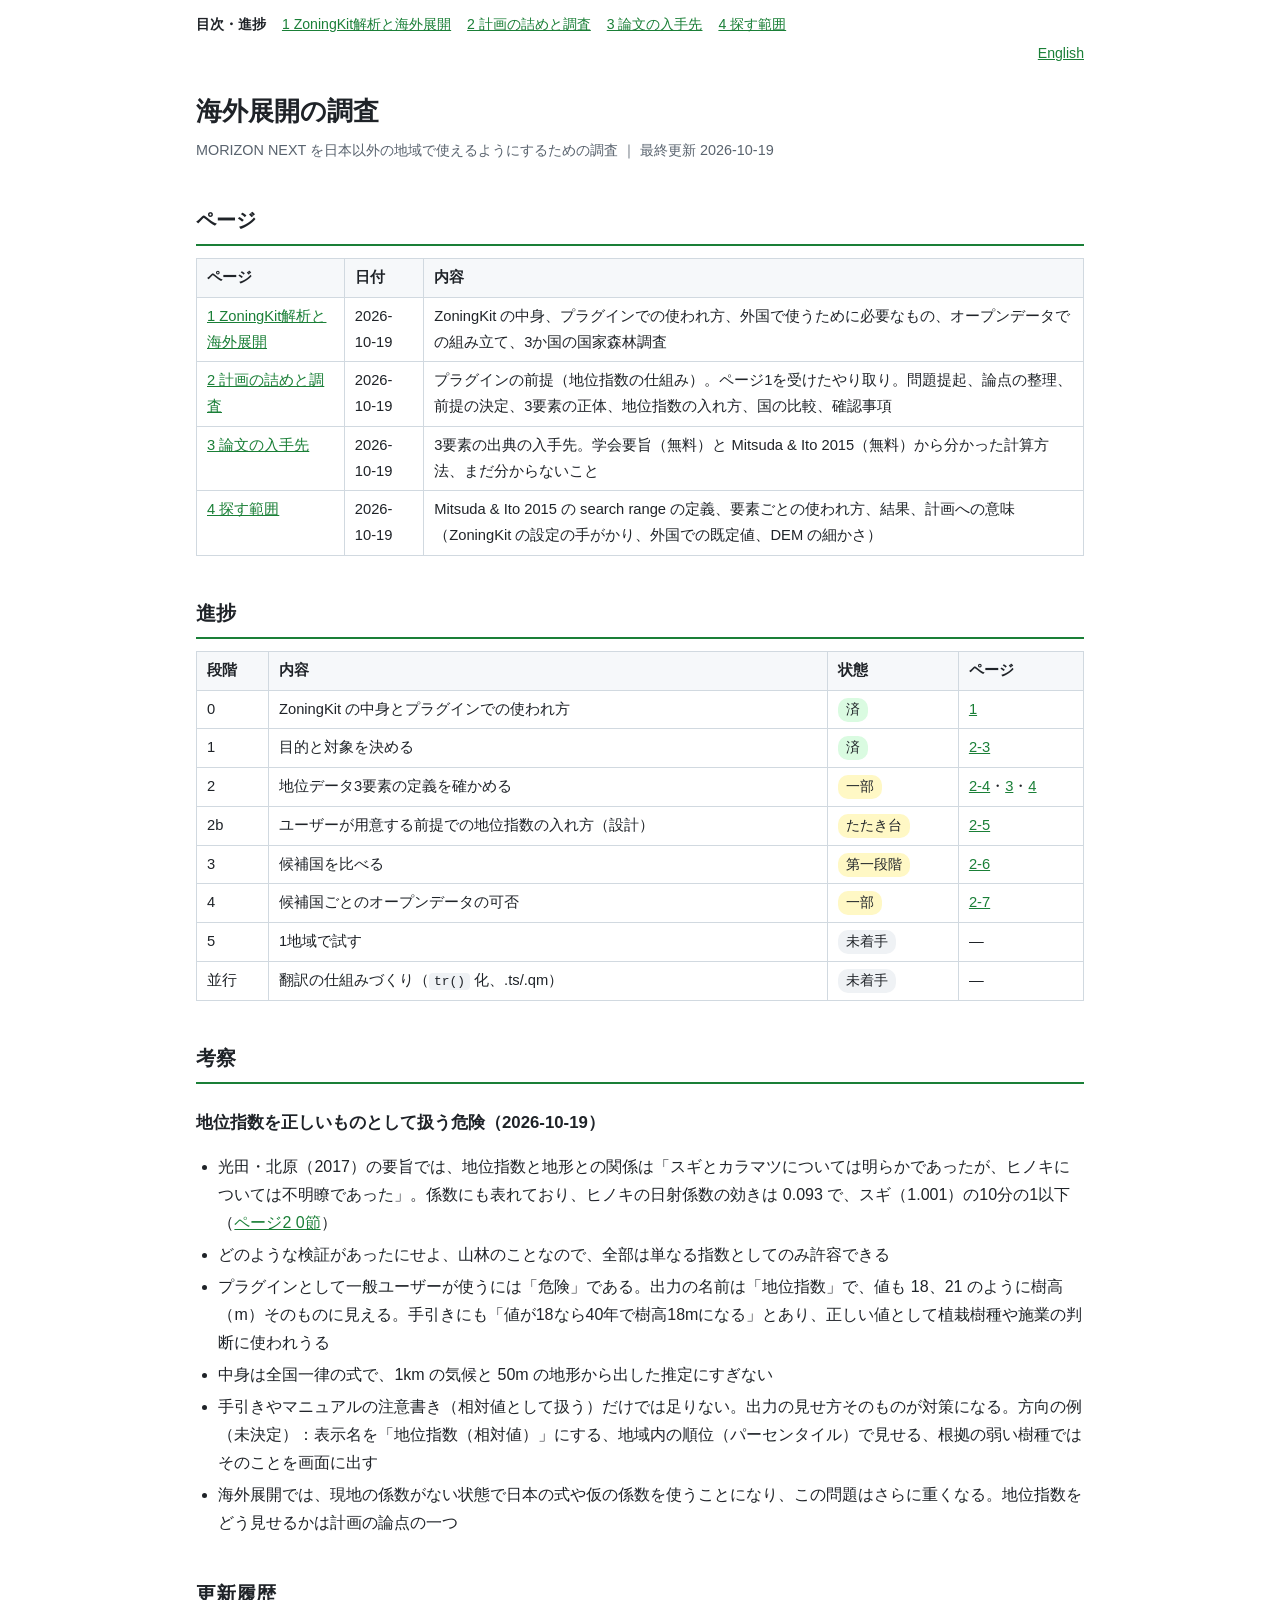
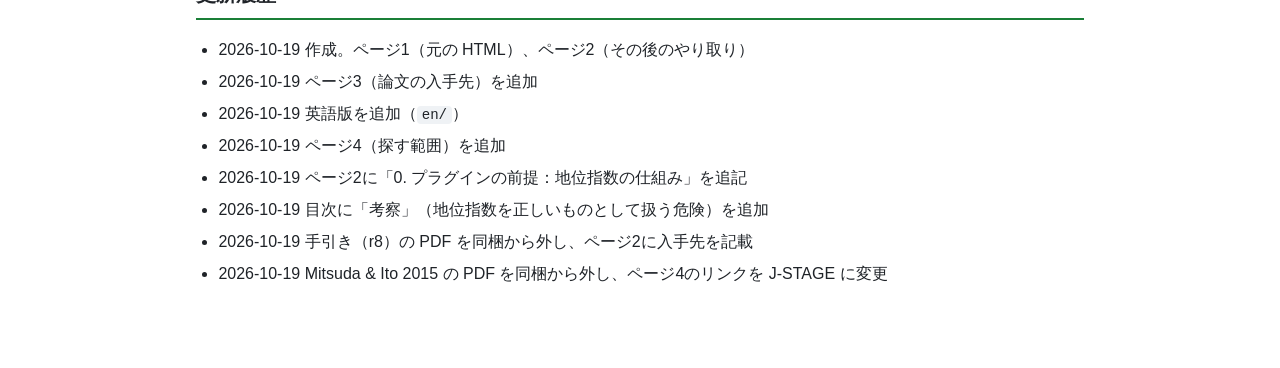
<file: overseas_research/index.html>
<!doctype html>
<html lang="ja">
<head>
<meta charset="utf-8">
<meta name="viewport" content="width=device-width, initial-scale=1">
<title>海外展開の調査</title>
<link rel="stylesheet" href="style.css">
</head>
<body>
<nav class="pages">
  <a class="current" href="index.html">目次・進捗</a>
  <a href="zoningkit_analysis.html">1 ZoningKit解析と海外展開</a>
  <a href="02_planning_and_research.html">2 計画の詰めと調査</a>
  <a href="03_literature_sources.html">3 論文の入手先</a>
  <a href="04_search_range.html">4 探す範囲</a>
  <a class="lang" href="en/index.html" lang="en">English</a>
</nav>
<main>

<h1>海外展開の調査</h1>
<p class="meta">MORIZON NEXT を日本以外の地域で使えるようにするための調査 ｜ 最終更新 2026-10-19</p>

<h2>ページ</h2>
<div class="table-wrap">
<table>
<tr><th>ページ</th><th>日付</th><th>内容</th></tr>
<tr><td><a href="zoningkit_analysis.html">1 ZoningKit解析と海外展開</a></td><td>2026-10-19</td><td>ZoningKit の中身、プラグインでの使われ方、外国で使うために必要なもの、オープンデータでの組み立て、3か国の国家森林調査</td></tr>
<tr><td><a href="02_planning_and_research.html">2 計画の詰めと調査</a></td><td>2026-10-19</td><td>プラグインの前提（地位指数の仕組み）。ページ1を受けたやり取り。問題提起、論点の整理、前提の決定、3要素の正体、地位指数の入れ方、国の比較、確認事項</td></tr>
<tr><td><a href="03_literature_sources.html">3 論文の入手先</a></td><td>2026-10-19</td><td>3要素の出典の入手先。学会要旨（無料）と Mitsuda &amp; Ito 2015（無料）から分かった計算方法、まだ分からないこと</td></tr>
<tr><td><a href="04_search_range.html">4 探す範囲</a></td><td>2026-10-19</td><td>Mitsuda &amp; Ito 2015 の search range の定義、要素ごとの使われ方、結果、計画への意味（ZoningKit の設定の手がかり、外国での既定値、DEM の細かさ）</td></tr>
</table>
</div>

<h2>進捗</h2>
<div class="table-wrap">
<table>
<tr><th>段階</th><th>内容</th><th>状態</th><th>ページ</th></tr>
<tr><td>0</td><td>ZoningKit の中身とプラグインでの使われ方</td><td><span class="status done">済</span></td><td><a href="zoningkit_analysis.html">1</a></td></tr>
<tr><td>1</td><td>目的と対象を決める</td><td><span class="status done">済</span></td><td><a href="02_planning_and_research.html#s3">2-3</a></td></tr>
<tr><td>2</td><td>地位データ3要素の定義を確かめる</td><td><span class="status part">一部</span></td><td><a href="02_planning_and_research.html#s4">2-4</a>・<a href="03_literature_sources.html">3</a>・<a href="04_search_range.html">4</a></td></tr>
<tr><td>2b</td><td>ユーザーが用意する前提での地位指数の入れ方（設計）</td><td><span class="status part">たたき台</span></td><td><a href="02_planning_and_research.html#s5">2-5</a></td></tr>
<tr><td>3</td><td>候補国を比べる</td><td><span class="status part">第一段階</span></td><td><a href="02_planning_and_research.html#s6">2-6</a></td></tr>
<tr><td>4</td><td>候補国ごとのオープンデータの可否</td><td><span class="status part">一部</span></td><td><a href="02_planning_and_research.html#s7">2-7</a></td></tr>
<tr><td>5</td><td>1地域で試す</td><td><span class="status todo">未着手</span></td><td>—</td></tr>
<tr><td>並行</td><td>翻訳の仕組みづくり（<code>tr()</code> 化、.ts/.qm）</td><td><span class="status todo">未着手</span></td><td>—</td></tr>
</table>
</div>

<h2>考察</h2>
<h3>地位指数を正しいものとして扱う危険（2026-10-19）</h3>
<ul>
<li>光田・北原（2017）の要旨では、地位指数と地形との関係は「スギとカラマツについては明らかであったが、ヒノキについては不明瞭であった」。係数にも表れており、ヒノキの日射係数の効きは 0.093 で、スギ（1.001）の10分の1以下（<a href="02_planning_and_research.html#base">ページ2 0節</a>）</li>
<li>どのような検証があったにせよ、山林のことなので、全部は単なる指数としてのみ許容できる</li>
<li>プラグインとして一般ユーザーが使うには「危険」である。出力の名前は「地位指数」で、値も 18、21 のように樹高（m）そのものに見える。手引きにも「値が18なら40年で樹高18mになる」とあり、正しい値として植栽樹種や施業の判断に使われうる</li>
<li>中身は全国一律の式で、1km の気候と 50m の地形から出した推定にすぎない</li>
<li>手引きやマニュアルの注意書き（相対値として扱う）だけでは足りない。出力の見せ方そのものが対策になる。方向の例（未決定）：表示名を「地位指数（相対値）」にする、地域内の順位（パーセンタイル）で見せる、根拠の弱い樹種ではそのことを画面に出す</li>
<li>海外展開では、現地の係数がない状態で日本の式や仮の係数を使うことになり、この問題はさらに重くなる。地位指数をどう見せるかは計画の論点の一つ</li>
</ul>

<h2>更新履歴</h2>
<ul>
<li>2026-10-19 作成。ページ1（元の HTML）、ページ2（その後のやり取り）</li>
<li>2026-10-19 ページ3（論文の入手先）を追加</li>
<li>2026-10-19 英語版を追加（<code>en/</code>）</li>
<li>2026-10-19 ページ4（探す範囲）を追加</li>
<li>2026-10-19 ページ2に「0. プラグインの前提：地位指数の仕組み」を追記</li>
<li>2026-10-19 目次に「考察」（地位指数を正しいものとして扱う危険）を追加</li>
<li>2026-10-19 手引き（r8）の PDF を同梱から外し、ページ2に入手先を記載</li>
<li>2026-10-19 Mitsuda &amp; Ito 2015 の PDF を同梱から外し、ページ4のリンクを J-STAGE に変更</li>
</ul>

</main>
</body>
</html>
</file>
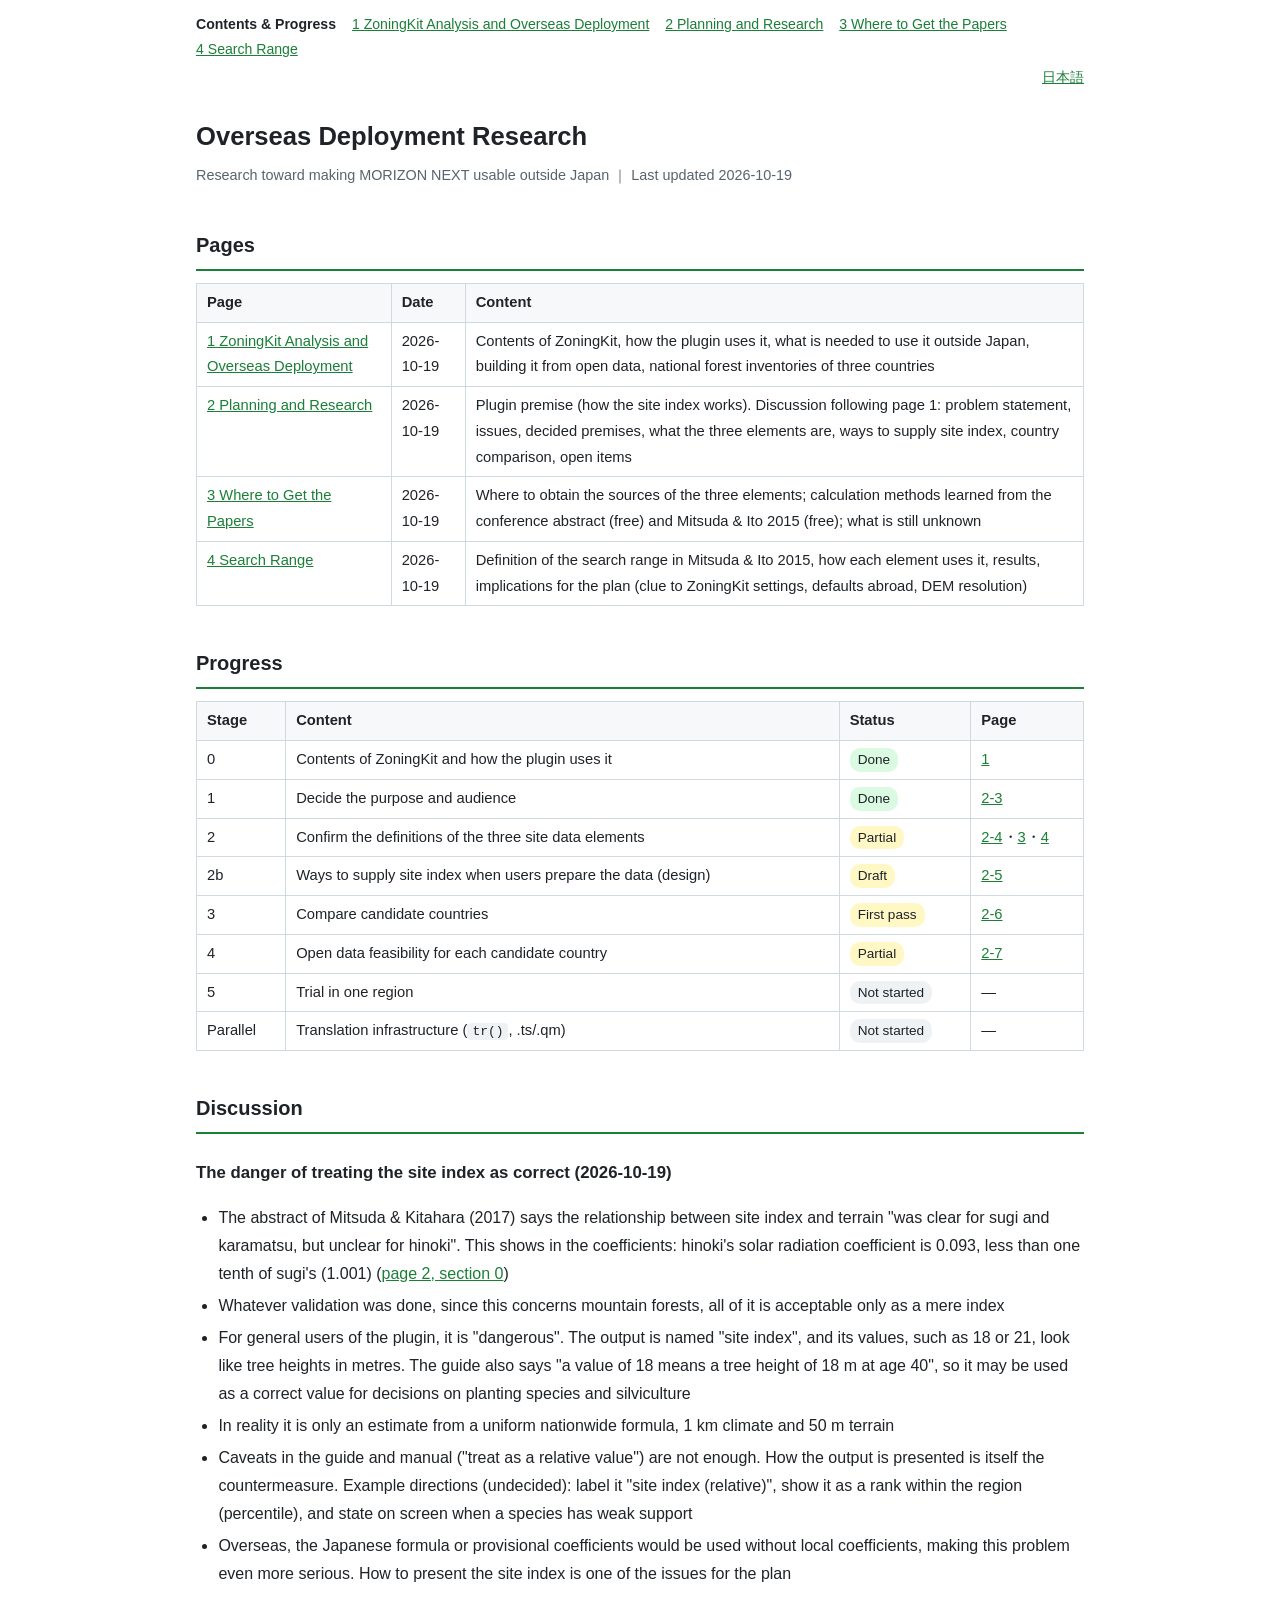
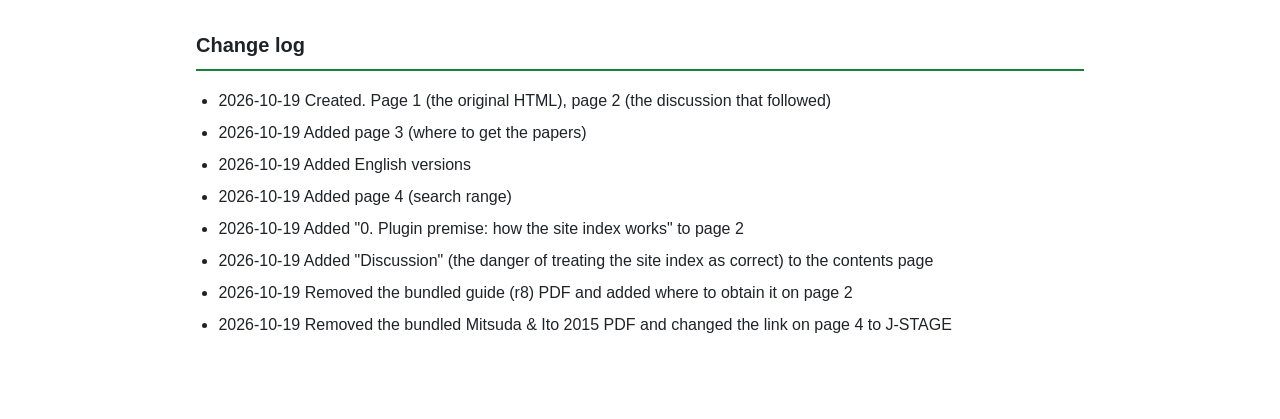
<file: overseas_research/en/index.html>
<!doctype html>
<html lang="en">
<head>
<meta charset="utf-8">
<meta name="viewport" content="width=device-width, initial-scale=1">
<title>Overseas Deployment Research</title>
<link rel="stylesheet" href="../style.css">
</head>
<body>
<nav class="pages">
  <a class="current" href="index.html">Contents &amp; Progress</a>
  <a href="zoningkit_analysis.html">1 ZoningKit Analysis and Overseas Deployment</a>
  <a href="02_planning_and_research.html">2 Planning and Research</a>
  <a href="03_literature_sources.html">3 Where to Get the Papers</a>
  <a href="04_search_range.html">4 Search Range</a>
  <a class="lang" href="../index.html" lang="ja">日本語</a>
</nav>
<main>

<h1>Overseas Deployment Research</h1>
<p class="meta">Research toward making MORIZON NEXT usable outside Japan ｜ Last updated 2026-10-19</p>

<h2>Pages</h2>
<div class="table-wrap">
<table>
<tr><th>Page</th><th>Date</th><th>Content</th></tr>
<tr><td><a href="zoningkit_analysis.html">1 ZoningKit Analysis and Overseas Deployment</a></td><td>2026-10-19</td><td>Contents of ZoningKit, how the plugin uses it, what is needed to use it outside Japan, building it from open data, national forest inventories of three countries</td></tr>
<tr><td><a href="02_planning_and_research.html">2 Planning and Research</a></td><td>2026-10-19</td><td>Plugin premise (how the site index works). Discussion following page 1: problem statement, issues, decided premises, what the three elements are, ways to supply site index, country comparison, open items</td></tr>
<tr><td><a href="03_literature_sources.html">3 Where to Get the Papers</a></td><td>2026-10-19</td><td>Where to obtain the sources of the three elements; calculation methods learned from the conference abstract (free) and Mitsuda &amp; Ito 2015 (free); what is still unknown</td></tr>
<tr><td><a href="04_search_range.html">4 Search Range</a></td><td>2026-10-19</td><td>Definition of the search range in Mitsuda &amp; Ito 2015, how each element uses it, results, implications for the plan (clue to ZoningKit settings, defaults abroad, DEM resolution)</td></tr>
</table>
</div>

<h2>Progress</h2>
<div class="table-wrap">
<table>
<tr><th>Stage</th><th>Content</th><th>Status</th><th>Page</th></tr>
<tr><td>0</td><td>Contents of ZoningKit and how the plugin uses it</td><td><span class="status done">Done</span></td><td><a href="zoningkit_analysis.html">1</a></td></tr>
<tr><td>1</td><td>Decide the purpose and audience</td><td><span class="status done">Done</span></td><td><a href="02_planning_and_research.html#s3">2-3</a></td></tr>
<tr><td>2</td><td>Confirm the definitions of the three site data elements</td><td><span class="status part">Partial</span></td><td><a href="02_planning_and_research.html#s4">2-4</a>・<a href="03_literature_sources.html">3</a>・<a href="04_search_range.html">4</a></td></tr>
<tr><td>2b</td><td>Ways to supply site index when users prepare the data (design)</td><td><span class="status part">Draft</span></td><td><a href="02_planning_and_research.html#s5">2-5</a></td></tr>
<tr><td>3</td><td>Compare candidate countries</td><td><span class="status part">First pass</span></td><td><a href="02_planning_and_research.html#s6">2-6</a></td></tr>
<tr><td>4</td><td>Open data feasibility for each candidate country</td><td><span class="status part">Partial</span></td><td><a href="02_planning_and_research.html#s7">2-7</a></td></tr>
<tr><td>5</td><td>Trial in one region</td><td><span class="status todo">Not started</span></td><td>—</td></tr>
<tr><td>Parallel</td><td>Translation infrastructure (<code>tr()</code>, .ts/.qm)</td><td><span class="status todo">Not started</span></td><td>—</td></tr>
</table>
</div>

<h2>Discussion</h2>
<h3>The danger of treating the site index as correct (2026-10-19)</h3>
<ul>
<li>The abstract of Mitsuda &amp; Kitahara (2017) says the relationship between site index and terrain "was clear for sugi and karamatsu, but unclear for hinoki". This shows in the coefficients: hinoki's solar radiation coefficient is 0.093, less than one tenth of sugi's (1.001) (<a href="02_planning_and_research.html#base">page 2, section 0</a>)</li>
<li>Whatever validation was done, since this concerns mountain forests, all of it is acceptable only as a mere index</li>
<li>For general users of the plugin, it is "dangerous". The output is named "site index", and its values, such as 18 or 21, look like tree heights in metres. The guide also says "a value of 18 means a tree height of 18 m at age 40", so it may be used as a correct value for decisions on planting species and silviculture</li>
<li>In reality it is only an estimate from a uniform nationwide formula, 1 km climate and 50 m terrain</li>
<li>Caveats in the guide and manual ("treat as a relative value") are not enough. How the output is presented is itself the countermeasure. Example directions (undecided): label it "site index (relative)", show it as a rank within the region (percentile), and state on screen when a species has weak support</li>
<li>Overseas, the Japanese formula or provisional coefficients would be used without local coefficients, making this problem even more serious. How to present the site index is one of the issues for the plan</li>
</ul>

<h2>Change log</h2>
<ul>
<li>2026-10-19 Created. Page 1 (the original HTML), page 2 (the discussion that followed)</li>
<li>2026-10-19 Added page 3 (where to get the papers)</li>
<li>2026-10-19 Added English versions</li>
<li>2026-10-19 Added page 4 (search range)</li>
<li>2026-10-19 Added "0. Plugin premise: how the site index works" to page 2</li>
<li>2026-10-19 Added "Discussion" (the danger of treating the site index as correct) to the contents page</li>
<li>2026-10-19 Removed the bundled guide (r8) PDF and added where to obtain it on page 2</li>
<li>2026-10-19 Removed the bundled Mitsuda &amp; Ito 2015 PDF and changed the link on page 4 to J-STAGE</li>
</ul>

</main>
</body>
</html>
</file>
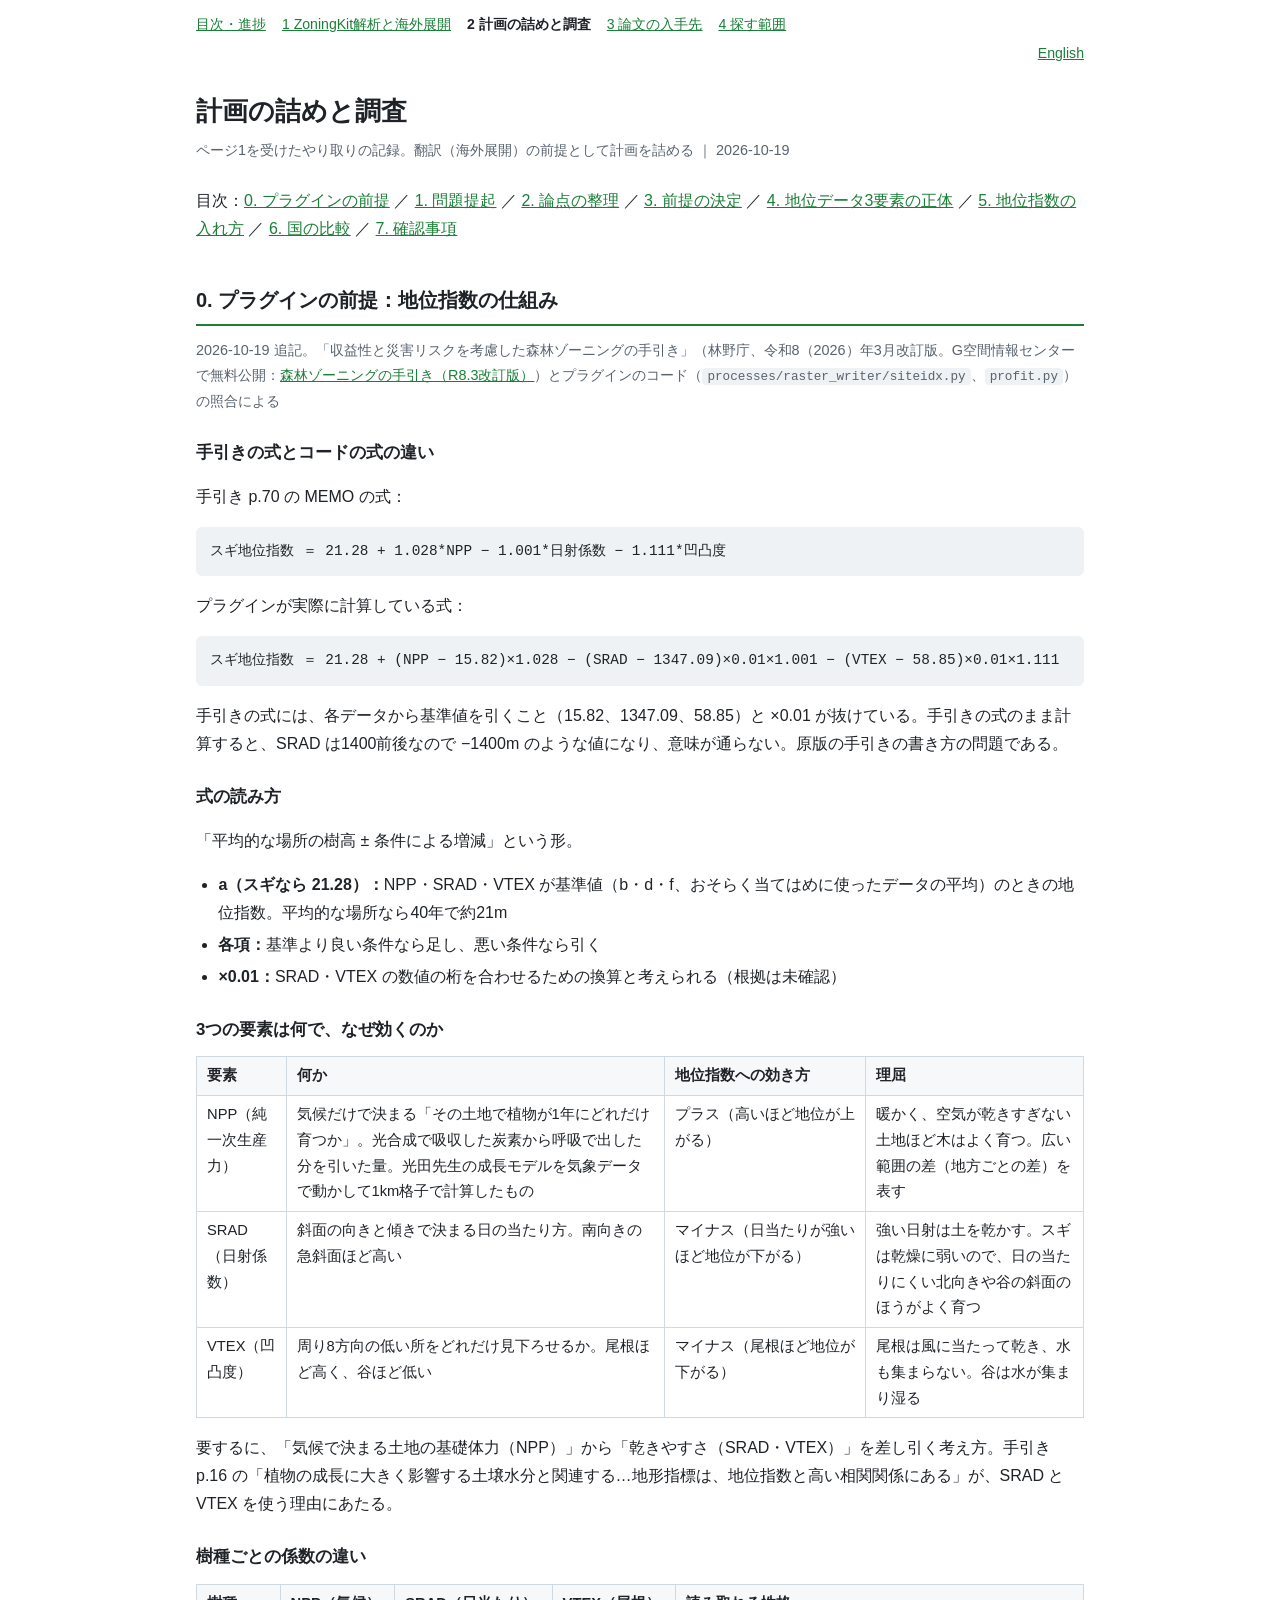
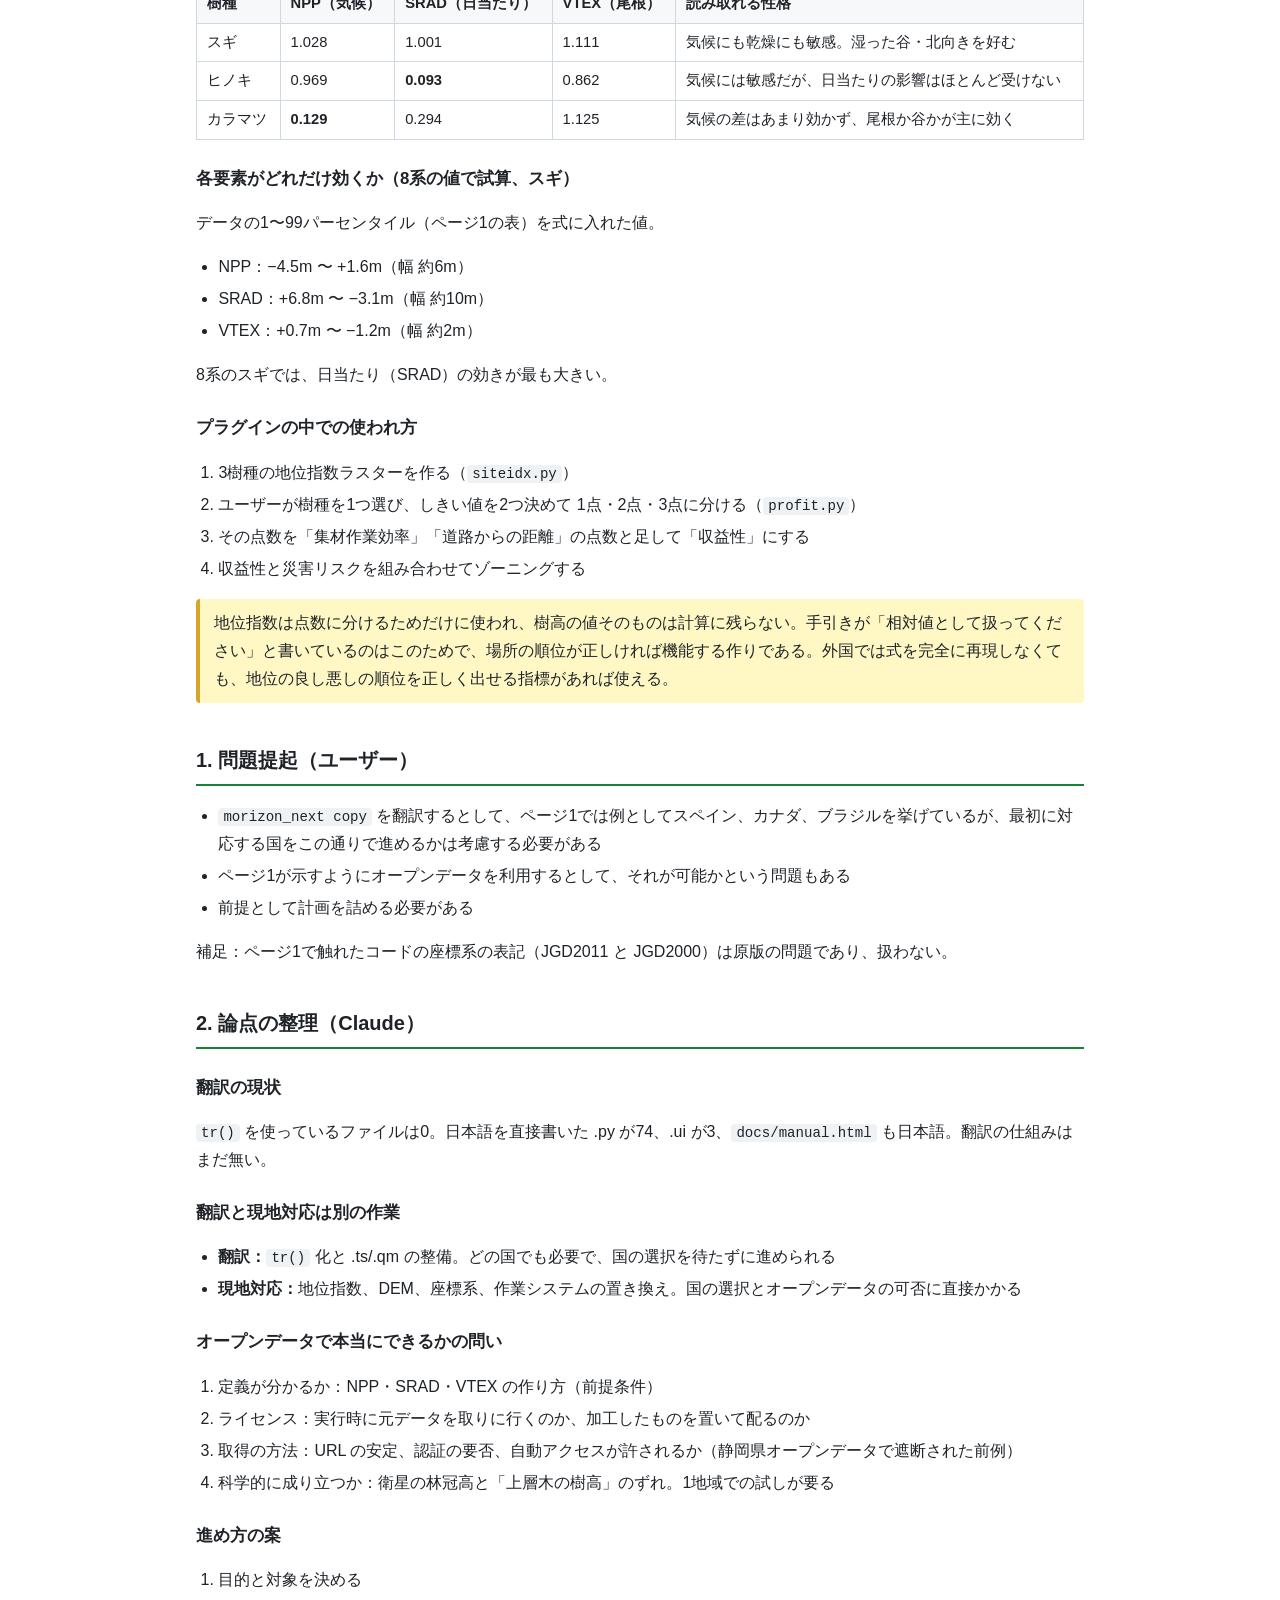
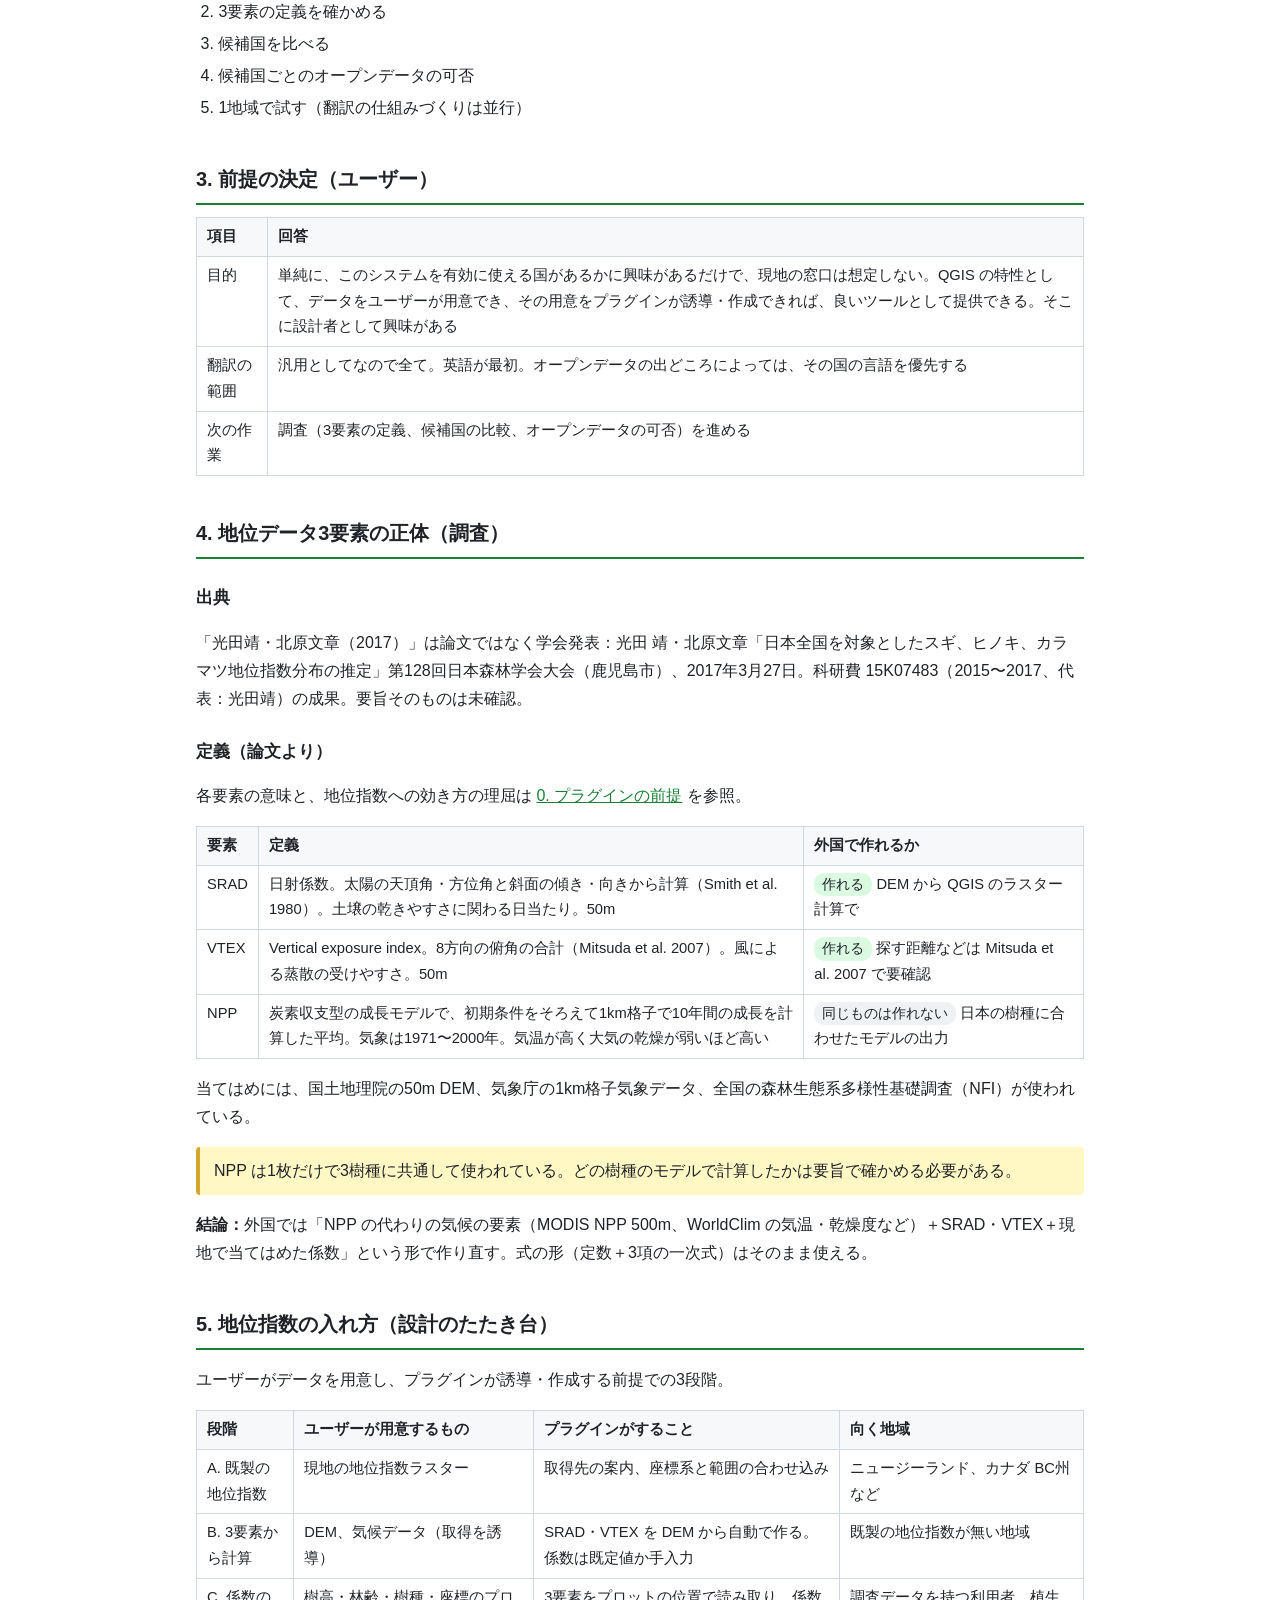
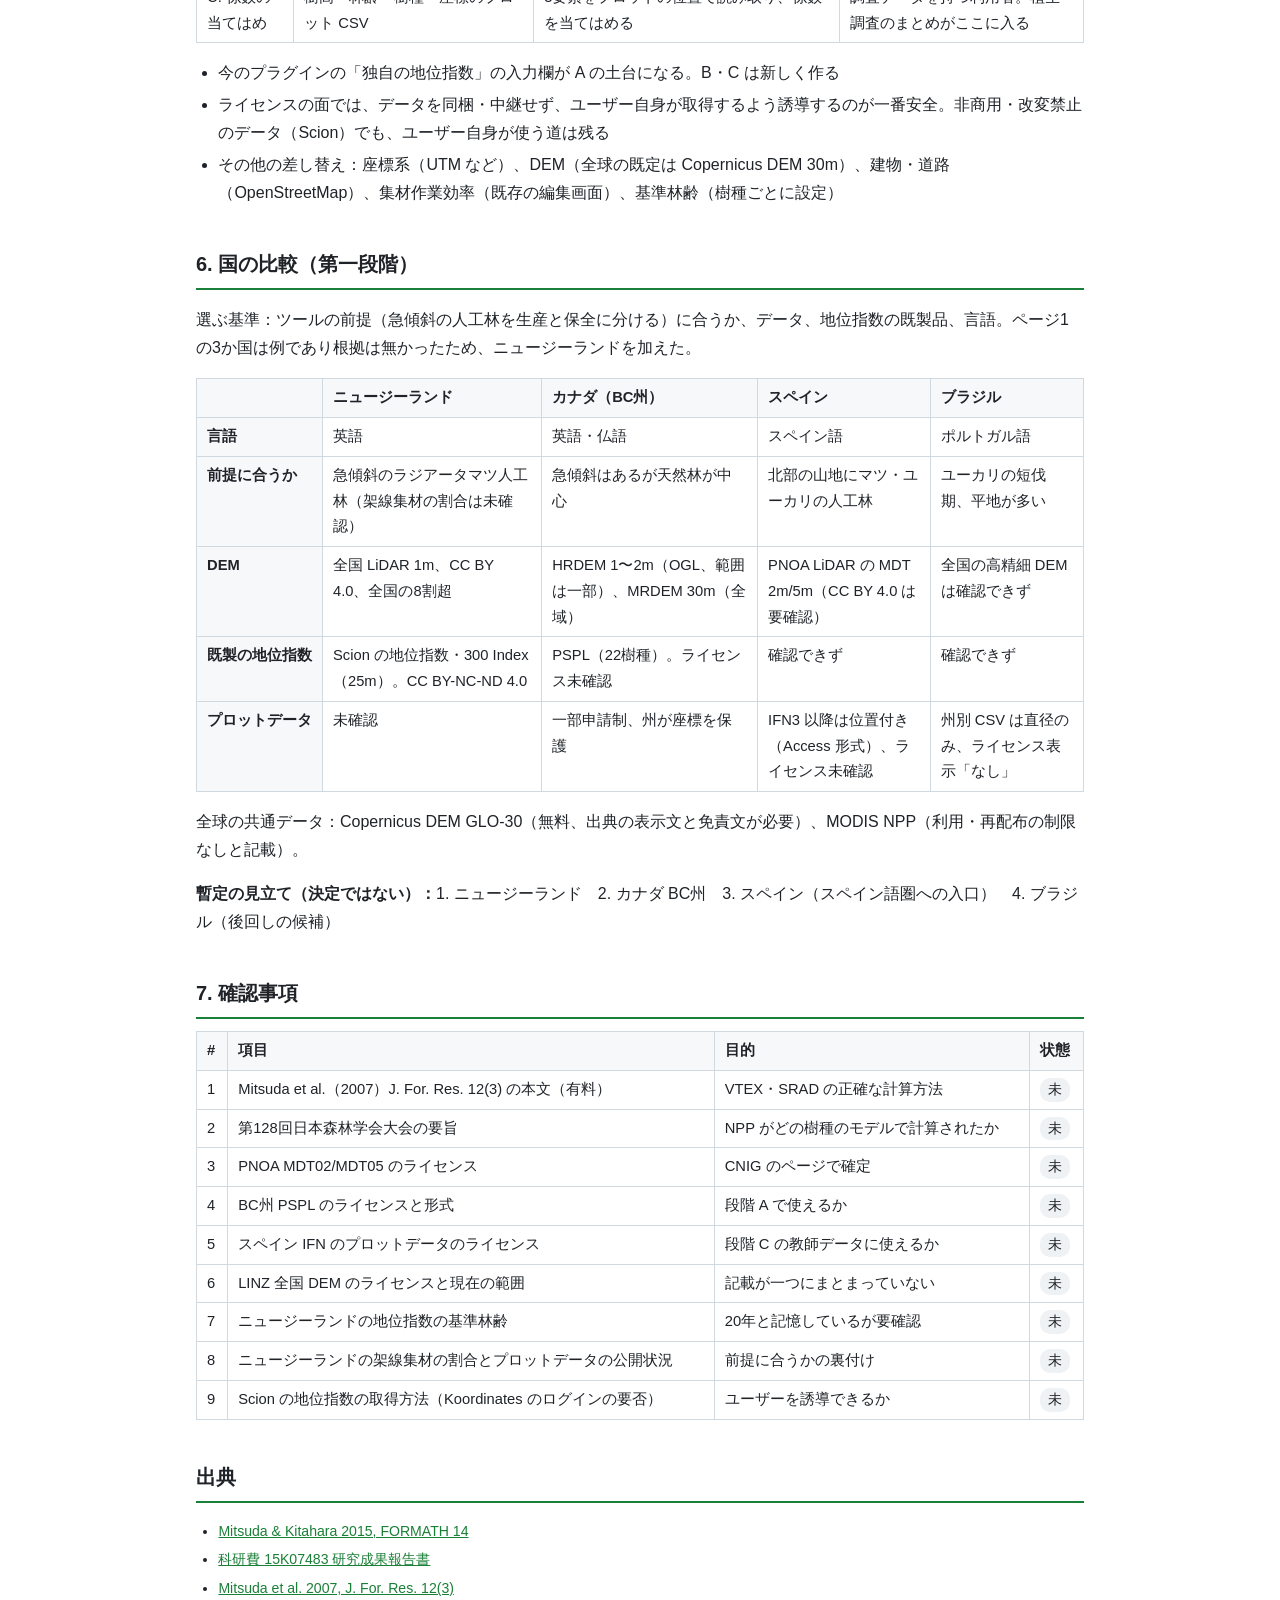
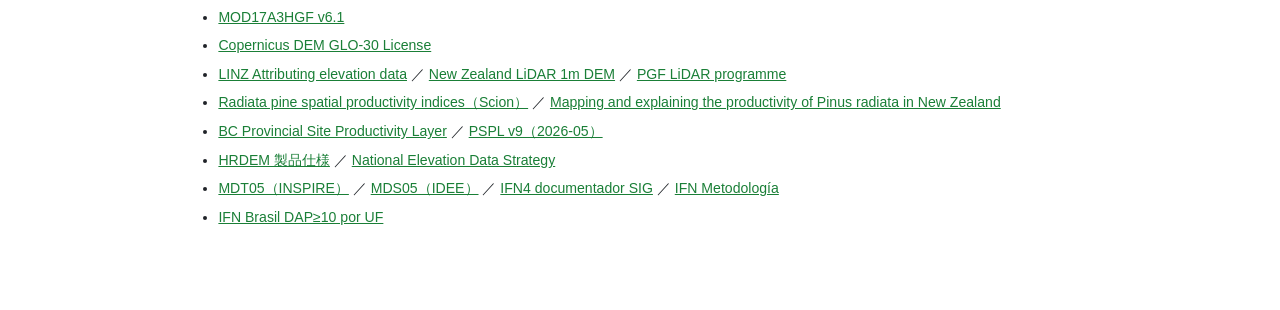
<file: overseas_research/02_planning_and_research.html>
<!doctype html>
<html lang="ja">
<head>
<meta charset="utf-8">
<meta name="viewport" content="width=device-width, initial-scale=1">
<title>計画の詰めと調査</title>
<link rel="stylesheet" href="style.css">
</head>
<body>
<nav class="pages">
  <a href="index.html">目次・進捗</a>
  <a href="zoningkit_analysis.html">1 ZoningKit解析と海外展開</a>
  <a class="current" href="02_planning_and_research.html">2 計画の詰めと調査</a>
  <a href="03_literature_sources.html">3 論文の入手先</a>
  <a href="04_search_range.html">4 探す範囲</a>
  <a class="lang" href="en/02_planning_and_research.html" lang="en">English</a>
</nav>
<main>

<h1>計画の詰めと調査</h1>
<p class="meta">ページ1を受けたやり取りの記録。翻訳（海外展開）の前提として計画を詰める ｜ 2026-10-19</p>

<p>目次：<a href="#base">0. プラグインの前提</a> ／ <a href="#s1">1. 問題提起</a> ／ <a href="#s2">2. 論点の整理</a> ／ <a href="#s3">3. 前提の決定</a> ／ <a href="#s4">4. 地位データ3要素の正体</a> ／ <a href="#s5">5. 地位指数の入れ方</a> ／ <a href="#s6">6. 国の比較</a> ／ <a href="#s7">7. 確認事項</a></p>

<h2 id="base">0. プラグインの前提：地位指数の仕組み</h2>
<p class="meta">2026-10-19 追記。「収益性と災害リスクを考慮した森林ゾーニングの手引き」（林野庁、令和8（2026）年3月改訂版。G空間情報センターで無料公開：<a href="https://www.geospatial.jp/ckan/dataset/rinya-morizon-dateset/resource/a4d0ae9c-36e8-48c6-8474-3d1d4312e061">森林ゾーニングの手引き（R8.3改訂版）</a>）とプラグインのコード（<code>processes/raster_writer/siteidx.py</code>、<code>profit.py</code>）の照合による</p>

<h3>手引きの式とコードの式の違い</h3>
<p>手引き p.70 の MEMO の式：</p>
<pre>スギ地位指数 ＝ 21.28 + 1.028*NPP − 1.001*日射係数 − 1.111*凹凸度</pre>
<p>プラグインが実際に計算している式：</p>
<pre>スギ地位指数 ＝ 21.28 + (NPP − 15.82)×1.028 − (SRAD − 1347.09)×0.01×1.001 − (VTEX − 58.85)×0.01×1.111</pre>
<p>手引きの式には、各データから基準値を引くこと（15.82、1347.09、58.85）と ×0.01 が抜けている。手引きの式のまま計算すると、SRAD は1400前後なので −1400m のような値になり、意味が通らない。原版の手引きの書き方の問題である。</p>

<h3>式の読み方</h3>
<p>「平均的な場所の樹高 ± 条件による増減」という形。</p>
<ul>
<li><strong>a（スギなら 21.28）：</strong>NPP・SRAD・VTEX が基準値（b・d・f、おそらく当てはめに使ったデータの平均）のときの地位指数。平均的な場所なら40年で約21m</li>
<li><strong>各項：</strong>基準より良い条件なら足し、悪い条件なら引く</li>
<li><strong>×0.01：</strong>SRAD・VTEX の数値の桁を合わせるための換算と考えられる（根拠は未確認）</li>
</ul>

<h3>3つの要素は何で、なぜ効くのか</h3>
<div class="table-wrap">
<table>
<tr><th>要素</th><th>何か</th><th>地位指数への効き方</th><th>理屈</th></tr>
<tr><td>NPP（純一次生産力）</td><td>気候だけで決まる「その土地で植物が1年にどれだけ育つか」。光合成で吸収した炭素から呼吸で出した分を引いた量。光田先生の成長モデルを気象データで動かして1km格子で計算したもの</td><td>プラス（高いほど地位が上がる）</td><td>暖かく、空気が乾きすぎない土地ほど木はよく育つ。広い範囲の差（地方ごとの差）を表す</td></tr>
<tr><td>SRAD（日射係数）</td><td>斜面の向きと傾きで決まる日の当たり方。南向きの急斜面ほど高い</td><td>マイナス（日当たりが強いほど地位が下がる）</td><td>強い日射は土を乾かす。スギは乾燥に弱いので、日の当たりにくい北向きや谷の斜面のほうがよく育つ</td></tr>
<tr><td>VTEX（凹凸度）</td><td>周り8方向の低い所をどれだけ見下ろせるか。尾根ほど高く、谷ほど低い</td><td>マイナス（尾根ほど地位が下がる）</td><td>尾根は風に当たって乾き、水も集まらない。谷は水が集まり湿る</td></tr>
</table>
</div>
<p>要するに、「気候で決まる土地の基礎体力（NPP）」から「乾きやすさ（SRAD・VTEX）」を差し引く考え方。手引き p.16 の「植物の成長に大きく影響する土壌水分と関連する…地形指標は、地位指数と高い相関関係にある」が、SRAD と VTEX を使う理由にあたる。</p>

<h3>樹種ごとの係数の違い</h3>
<div class="table-wrap">
<table>
<tr><th>樹種</th><th>NPP（気候）</th><th>SRAD（日当たり）</th><th>VTEX（尾根）</th><th>読み取れる性格</th></tr>
<tr><td>スギ</td><td>1.028</td><td>1.001</td><td>1.111</td><td>気候にも乾燥にも敏感。湿った谷・北向きを好む</td></tr>
<tr><td>ヒノキ</td><td>0.969</td><td><strong>0.093</strong></td><td>0.862</td><td>気候には敏感だが、日当たりの影響はほとんど受けない</td></tr>
<tr><td>カラマツ</td><td><strong>0.129</strong></td><td>0.294</td><td>1.125</td><td>気候の差はあまり効かず、尾根か谷かが主に効く</td></tr>
</table>
</div>

<h3>各要素がどれだけ効くか（8系の値で試算、スギ）</h3>
<p>データの1〜99パーセンタイル（ページ1の表）を式に入れた値。</p>
<ul>
<li>NPP：−4.5m 〜 +1.6m（幅 約6m）</li>
<li>SRAD：+6.8m 〜 −3.1m（幅 約10m）</li>
<li>VTEX：+0.7m 〜 −1.2m（幅 約2m）</li>
</ul>
<p>8系のスギでは、日当たり（SRAD）の効きが最も大きい。</p>

<h3>プラグインの中での使われ方</h3>
<ol>
<li>3樹種の地位指数ラスターを作る（<code>siteidx.py</code>）</li>
<li>ユーザーが樹種を1つ選び、しきい値を2つ決めて 1点・2点・3点に分ける（<code>profit.py</code>）</li>
<li>その点数を「集材作業効率」「道路からの距離」の点数と足して「収益性」にする</li>
<li>収益性と災害リスクを組み合わせてゾーニングする</li>
</ol>
<div class="note">地位指数は点数に分けるためだけに使われ、樹高の値そのものは計算に残らない。手引きが「相対値として扱ってください」と書いているのはこのためで、場所の順位が正しければ機能する作りである。外国では式を完全に再現しなくても、地位の良し悪しの順位を正しく出せる指標があれば使える。</div>

<h2 id="s1">1. 問題提起（ユーザー）</h2>
<ul>
<li><code>morizon_next copy</code> を翻訳するとして、ページ1では例としてスペイン、カナダ、ブラジルを挙げているが、最初に対応する国をこの通りで進めるかは考慮する必要がある</li>
<li>ページ1が示すようにオープンデータを利用するとして、それが可能かという問題もある</li>
<li>前提として計画を詰める必要がある</li>
</ul>
<p>補足：ページ1で触れたコードの座標系の表記（JGD2011 と JGD2000）は原版の問題であり、扱わない。</p>

<h2 id="s2">2. 論点の整理（Claude）</h2>
<h3>翻訳の現状</h3>
<p><code>tr()</code> を使っているファイルは0。日本語を直接書いた .py が74、.ui が3、<code>docs/manual.html</code> も日本語。翻訳の仕組みはまだ無い。</p>
<h3>翻訳と現地対応は別の作業</h3>
<ul>
<li><strong>翻訳：</strong><code>tr()</code> 化と .ts/.qm の整備。どの国でも必要で、国の選択を待たずに進められる</li>
<li><strong>現地対応：</strong>地位指数、DEM、座標系、作業システムの置き換え。国の選択とオープンデータの可否に直接かかる</li>
</ul>
<h3>オープンデータで本当にできるかの問い</h3>
<ol>
<li>定義が分かるか：NPP・SRAD・VTEX の作り方（前提条件）</li>
<li>ライセンス：実行時に元データを取りに行くのか、加工したものを置いて配るのか</li>
<li>取得の方法：URL の安定、認証の要否、自動アクセスが許されるか（静岡県オープンデータで遮断された前例）</li>
<li>科学的に成り立つか：衛星の林冠高と「上層木の樹高」のずれ。1地域での試しが要る</li>
</ol>
<h3>進め方の案</h3>
<ol>
<li>目的と対象を決める</li>
<li>3要素の定義を確かめる</li>
<li>候補国を比べる</li>
<li>候補国ごとのオープンデータの可否</li>
<li>1地域で試す（翻訳の仕組みづくりは並行）</li>
</ol>

<h2 id="s3">3. 前提の決定（ユーザー）</h2>
<div class="table-wrap">
<table>
<tr><th>項目</th><th>回答</th></tr>
<tr><td>目的</td><td>単純に、このシステムを有効に使える国があるかに興味があるだけで、現地の窓口は想定しない。QGIS の特性として、データをユーザーが用意でき、その用意をプラグインが誘導・作成できれば、良いツールとして提供できる。そこに設計者として興味がある</td></tr>
<tr><td>翻訳の範囲</td><td>汎用としてなので全て。英語が最初。オープンデータの出どころによっては、その国の言語を優先する</td></tr>
<tr><td>次の作業</td><td>調査（3要素の定義、候補国の比較、オープンデータの可否）を進める</td></tr>
</table>
</div>

<h2 id="s4">4. 地位データ3要素の正体（調査）</h2>
<h3>出典</h3>
<p>「光田靖・北原文章（2017）」は論文ではなく学会発表：光田 靖・北原文章「日本全国を対象としたスギ、ヒノキ、カラマツ地位指数分布の推定」第128回日本森林学会大会（鹿児島市）、2017年3月27日。科研費 15K07483（2015〜2017、代表：光田靖）の成果。要旨そのものは未確認。</p>
<h3>定義（論文より）</h3>
<p>各要素の意味と、地位指数への効き方の理屈は <a href="#base">0. プラグインの前提</a> を参照。</p>
<div class="table-wrap">
<table>
<tr><th>要素</th><th>定義</th><th>外国で作れるか</th></tr>
<tr><td>SRAD</td><td>日射係数。太陽の天頂角・方位角と斜面の傾き・向きから計算（Smith et al. 1980）。土壌の乾きやすさに関わる日当たり。50m</td><td><span class="status done">作れる</span> DEM から QGIS のラスター計算で</td></tr>
<tr><td>VTEX</td><td>Vertical exposure index。8方向の俯角の合計（Mitsuda et al. 2007）。風による蒸散の受けやすさ。50m</td><td><span class="status done">作れる</span> 探す距離などは Mitsuda et al. 2007 で要確認</td></tr>
<tr><td>NPP</td><td>炭素収支型の成長モデルで、初期条件をそろえて1km格子で10年間の成長を計算した平均。気象は1971〜2000年。気温が高く大気の乾燥が弱いほど高い</td><td><span class="status todo">同じものは作れない</span> 日本の樹種に合わせたモデルの出力</td></tr>
</table>
</div>
<p>当てはめには、国土地理院の50m DEM、気象庁の1km格子気象データ、全国の森林生態系多様性基礎調査（NFI）が使われている。</p>
<div class="note">NPP は1枚だけで3樹種に共通して使われている。どの樹種のモデルで計算したかは要旨で確かめる必要がある。</div>
<p><strong>結論：</strong>外国では「NPP の代わりの気候の要素（MODIS NPP 500m、WorldClim の気温・乾燥度など）＋SRAD・VTEX＋現地で当てはめた係数」という形で作り直す。式の形（定数＋3項の一次式）はそのまま使える。</p>

<h2 id="s5">5. 地位指数の入れ方（設計のたたき台）</h2>
<p>ユーザーがデータを用意し、プラグインが誘導・作成する前提での3段階。</p>
<div class="table-wrap">
<table>
<tr><th>段階</th><th>ユーザーが用意するもの</th><th>プラグインがすること</th><th>向く地域</th></tr>
<tr><td>A. 既製の地位指数</td><td>現地の地位指数ラスター</td><td>取得先の案内、座標系と範囲の合わせ込み</td><td>ニュージーランド、カナダ BC州など</td></tr>
<tr><td>B. 3要素から計算</td><td>DEM、気候データ（取得を誘導）</td><td>SRAD・VTEX を DEM から自動で作る。係数は既定値か手入力</td><td>既製の地位指数が無い地域</td></tr>
<tr><td>C. 係数の当てはめ</td><td>樹高・林齢・樹種・座標のプロット CSV</td><td>3要素をプロットの位置で読み取り、係数を当てはめる</td><td>調査データを持つ利用者。植生調査のまとめがここに入る</td></tr>
</table>
</div>
<ul>
<li>今のプラグインの「独自の地位指数」の入力欄が A の土台になる。B・C は新しく作る</li>
<li>ライセンスの面では、データを同梱・中継せず、ユーザー自身が取得するよう誘導するのが一番安全。非商用・改変禁止のデータ（Scion）でも、ユーザー自身が使う道は残る</li>
<li>その他の差し替え：座標系（UTM など）、DEM（全球の既定は Copernicus DEM 30m）、建物・道路（OpenStreetMap）、集材作業効率（既存の編集画面）、基準林齢（樹種ごとに設定）</li>
</ul>

<h2 id="s6">6. 国の比較（第一段階）</h2>
<p>選ぶ基準：ツールの前提（急傾斜の人工林を生産と保全に分ける）に合うか、データ、地位指数の既製品、言語。ページ1の3か国は例であり根拠は無かったため、ニュージーランドを加えた。</p>
<div class="table-wrap">
<table>
<tr><th></th><th>ニュージーランド</th><th>カナダ（BC州）</th><th>スペイン</th><th>ブラジル</th></tr>
<tr><th>言語</th><td>英語</td><td>英語・仏語</td><td>スペイン語</td><td>ポルトガル語</td></tr>
<tr><th>前提に合うか</th><td>急傾斜のラジアータマツ人工林（架線集材の割合は未確認）</td><td>急傾斜はあるが天然林が中心</td><td>北部の山地にマツ・ユーカリの人工林</td><td>ユーカリの短伐期、平地が多い</td></tr>
<tr><th>DEM</th><td>全国 LiDAR 1m、CC BY 4.0、全国の8割超</td><td>HRDEM 1〜2m（OGL、範囲は一部）、MRDEM 30m（全域）</td><td>PNOA LiDAR の MDT 2m/5m（CC BY 4.0 は要確認）</td><td>全国の高精細 DEM は確認できず</td></tr>
<tr><th>既製の地位指数</th><td>Scion の地位指数・300 Index（25m）。CC BY-NC-ND 4.0</td><td>PSPL（22樹種）。ライセンス未確認</td><td>確認できず</td><td>確認できず</td></tr>
<tr><th>プロットデータ</th><td>未確認</td><td>一部申請制、州が座標を保護</td><td>IFN3 以降は位置付き（Access 形式）、ライセンス未確認</td><td>州別 CSV は直径のみ、ライセンス表示「なし」</td></tr>
</table>
</div>
<p>全球の共通データ：Copernicus DEM GLO-30（無料、出典の表示文と免責文が必要）、MODIS NPP（利用・再配布の制限なしと記載）。</p>
<p><strong>暫定の見立て（決定ではない）：</strong>1. ニュージーランド　2. カナダ BC州　3. スペイン（スペイン語圏への入口）　4. ブラジル（後回しの候補）</p>

<h2 id="s7">7. 確認事項</h2>
<div class="table-wrap">
<table>
<tr><th>#</th><th>項目</th><th>目的</th><th>状態</th></tr>
<tr><td>1</td><td>Mitsuda et al.（2007）J. For. Res. 12(3) の本文（有料）</td><td>VTEX・SRAD の正確な計算方法</td><td><span class="status todo">未</span></td></tr>
<tr><td>2</td><td>第128回日本森林学会大会の要旨</td><td>NPP がどの樹種のモデルで計算されたか</td><td><span class="status todo">未</span></td></tr>
<tr><td>3</td><td>PNOA MDT02/MDT05 のライセンス</td><td>CNIG のページで確定</td><td><span class="status todo">未</span></td></tr>
<tr><td>4</td><td>BC州 PSPL のライセンスと形式</td><td>段階 A で使えるか</td><td><span class="status todo">未</span></td></tr>
<tr><td>5</td><td>スペイン IFN のプロットデータのライセンス</td><td>段階 C の教師データに使えるか</td><td><span class="status todo">未</span></td></tr>
<tr><td>6</td><td>LINZ 全国 DEM のライセンスと現在の範囲</td><td>記載が一つにまとまっていない</td><td><span class="status todo">未</span></td></tr>
<tr><td>7</td><td>ニュージーランドの地位指数の基準林齢</td><td>20年と記憶しているが要確認</td><td><span class="status todo">未</span></td></tr>
<tr><td>8</td><td>ニュージーランドの架線集材の割合とプロットデータの公開状況</td><td>前提に合うかの裏付け</td><td><span class="status todo">未</span></td></tr>
<tr><td>9</td><td>Scion の地位指数の取得方法（Koordinates のログインの要否）</td><td>ユーザーを誘導できるか</td><td><span class="status todo">未</span></td></tr>
</table>
</div>

<h2>出典</h2>
<ul class="sources">
<li><a href="https://www.jstage.jst.go.jp/article/formath/14/0/14_14.003/_article">Mitsuda &amp; Kitahara 2015, FORMATH 14</a></li>
<li><a href="https://kaken.nii.ac.jp/ja/file/KAKENHI-PROJECT-15K07483/15K07483seika.pdf">科研費 15K07483 研究成果報告書</a></li>
<li><a href="https://link.springer.com/article/10.1007/s10310-007-0004-1">Mitsuda et al. 2007, J. For. Res. 12(3)</a></li>
<li><a href="https://developers.google.cn/earth-engine/datasets/catalog/MODIS_061_MOD17A3HGF">MOD17A3HGF v6.1</a></li>
<li><a href="https://documentation.dataspace.copernicus.eu/APIs/SentinelHub/Data/DEM/resources/license/License-COPDEM-30.pdf">Copernicus DEM GLO-30 License</a></li>
<li><a href="https://www.linz.govt.nz/products-services/data/licensing-and-using-data/attributing-elevation-or-aerial-imagery-data">LINZ Attributing elevation data</a> ／ <a href="https://catalogue.data.govt.nz/dataset/new-zealand-lidar-1m-dem1">New Zealand LiDAR 1m DEM</a> ／ <a href="https://www.linz.govt.nz/node/5917">PGF LiDAR programme</a></li>
<li><a href="https://landuseopportunities.nz/dataset/radiata-pine-spatial-productivity-indices">Radiata pine spatial productivity indices（Scion）</a> ／ <a href="https://nzif.org.nz/nzif-journal/publications/article/22589">Mapping and explaining the productivity of Pinus radiata in New Zealand</a></li>
<li><a href="https://www2.gov.bc.ca/gov/content/industry/forestry/managing-our-forest-resources/forest-inventory/site-productivity/provincial-site-productivity-layer">BC Provincial Site Productivity Layer</a> ／ <a href="https://www2.gov.bc.ca/assets/gov/farming-natural-resources-and-industry/forestry/stewardship/forest-analysis-inventory/site-productivity/psplv9_14may2026.pdf">PSPL v9（2026-05）</a></li>
<li><a href="https://canwinmap.ad.umanitoba.ca/documents/222">HRDEM 製品仕様</a> ／ <a href="https://natural-resources.canada.ca/maps-tools-publications/satellite-elevation-air-photos/national-elevation-data-strategy">National Elevation Data Strategy</a></li>
<li><a href="https://inspire-geoportal.ec.europa.eu/srv/api/records/spaignMDT05">MDT05（INSPIRE）</a> ／ <a href="https://idee.es/csw-inspire-idee/static/api/records/spaignMDS">MDS05（IDEE）</a> ／ <a href="https://www.miteco.gob.es/content/dam/miteco/es/biodiversidad/temas/inventarios-nacionales/documentador_sig_tcm30-536622.pdf">IFN4 documentador SIG</a> ／ <a href="https://www.miteco.gob.es/content/dam/miteco/es/biodiversidad/estadisticas/inventarios-nacionales/IFN-Metodolog%C3%ADa.pdf">IFN Metodología</a></li>
<li><a href="https://dados.florestal.gov.br/dataset/dap-10-por-uf-ifn/resource/7f87fb74-7639-46d5-ae52-c39fbc61e78b">IFN Brasil DAP≥10 por UF</a></li>
</ul>

</main>
</body>
</html>
</file>
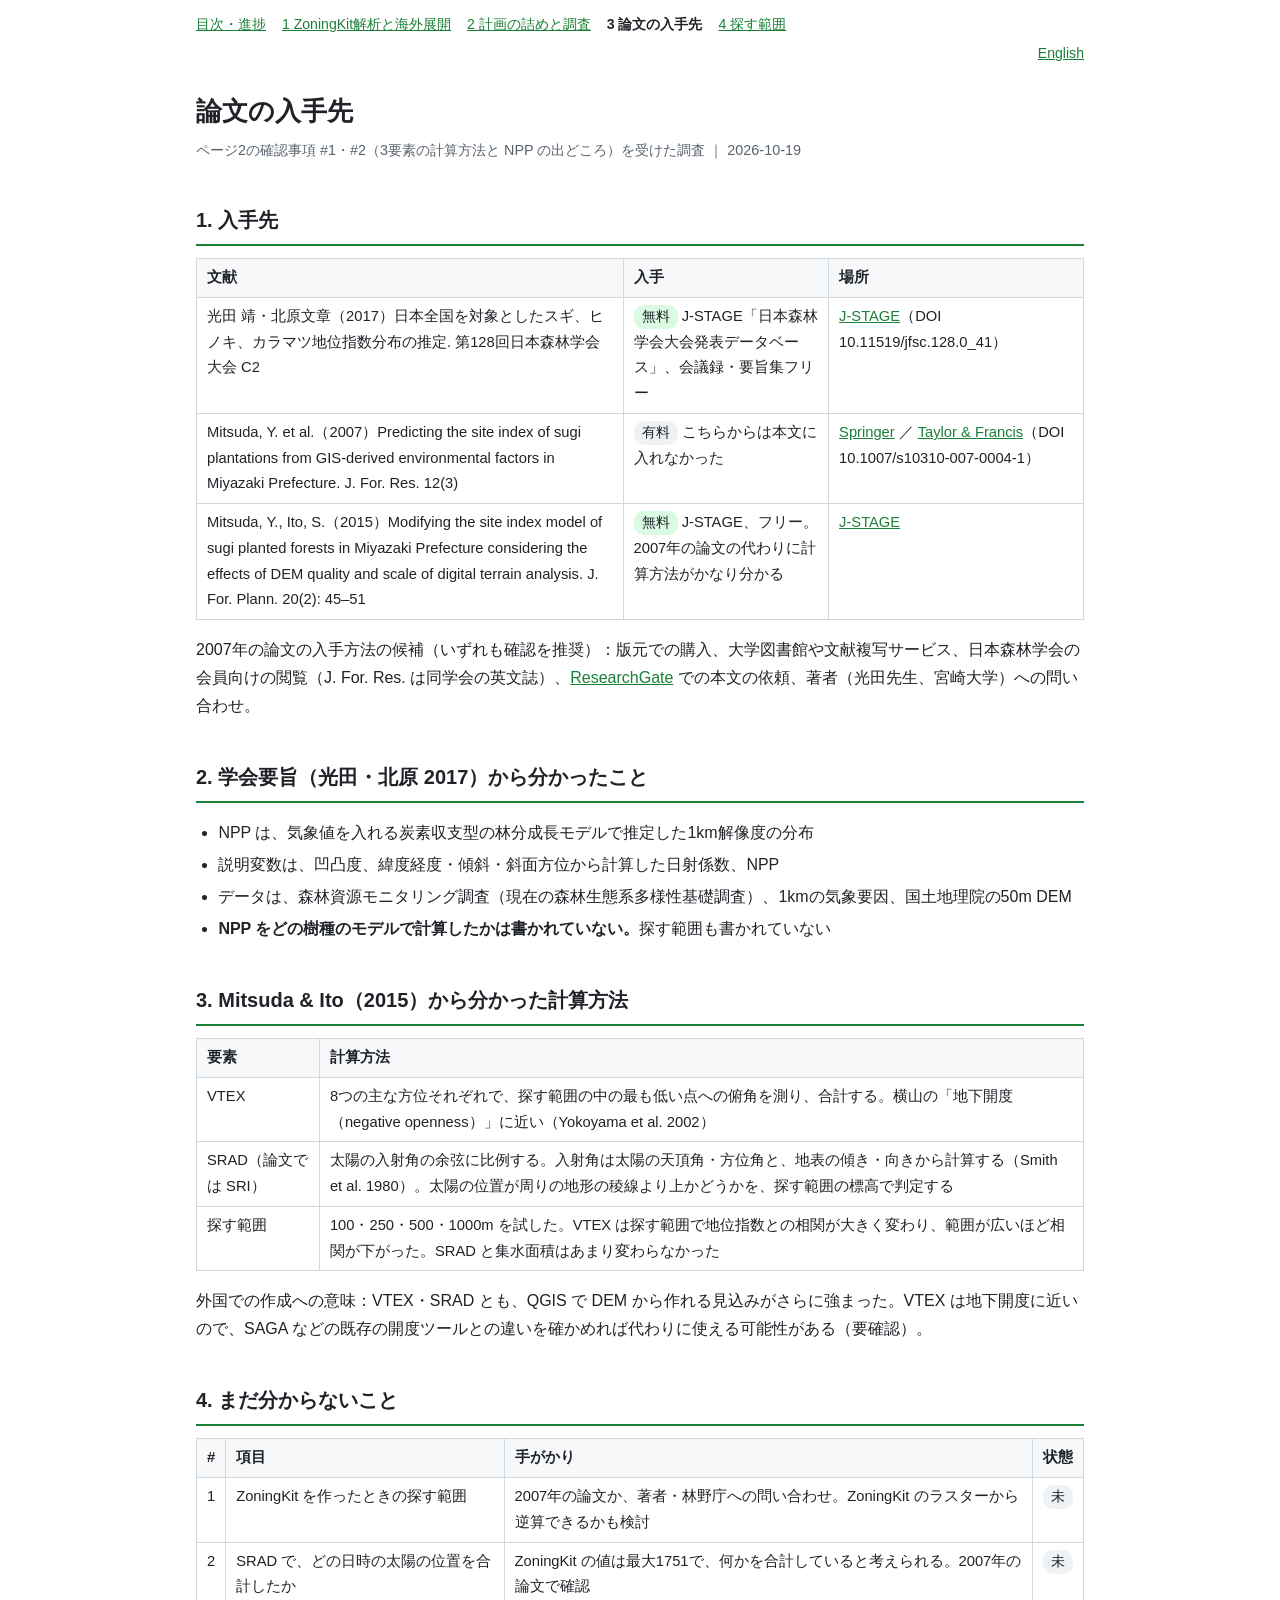
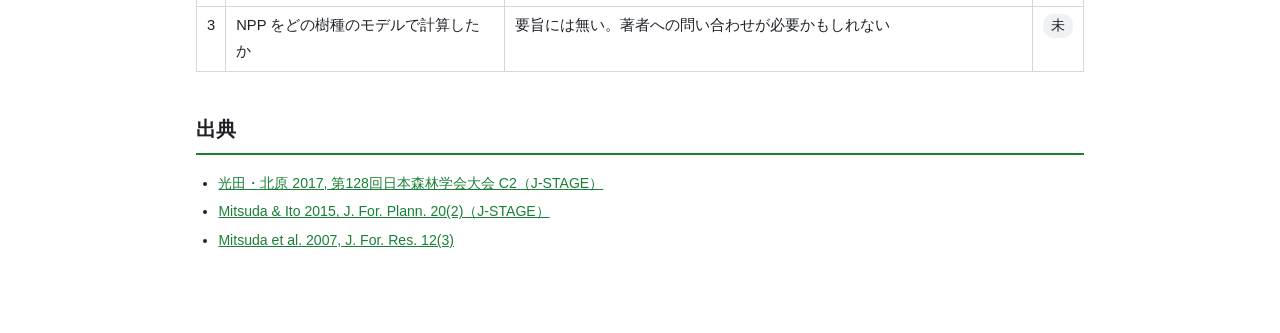
<file: overseas_research/03_literature_sources.html>
<!doctype html>
<html lang="ja">
<head>
<meta charset="utf-8">
<meta name="viewport" content="width=device-width, initial-scale=1">
<title>論文の入手先</title>
<link rel="stylesheet" href="style.css">
</head>
<body>
<nav class="pages">
  <a href="index.html">目次・進捗</a>
  <a href="zoningkit_analysis.html">1 ZoningKit解析と海外展開</a>
  <a href="02_planning_and_research.html">2 計画の詰めと調査</a>
  <a class="current" href="03_literature_sources.html">3 論文の入手先</a>
  <a href="04_search_range.html">4 探す範囲</a>
  <a class="lang" href="en/03_literature_sources.html" lang="en">English</a>
</nav>
<main>

<h1>論文の入手先</h1>
<p class="meta">ページ2の確認事項 #1・#2（3要素の計算方法と NPP の出どころ）を受けた調査 ｜ 2026-10-19</p>

<h2>1. 入手先</h2>
<div class="table-wrap">
<table>
<tr><th>文献</th><th>入手</th><th>場所</th></tr>
<tr><td>光田 靖・北原文章（2017）日本全国を対象としたスギ、ヒノキ、カラマツ地位指数分布の推定. 第128回日本森林学会大会 C2</td><td><span class="status done">無料</span> J-STAGE「日本森林学会大会発表データベース」、会議録・要旨集フリー</td><td><a href="https://www.jstage.jst.go.jp/article/jfsc/128/0/128_41/_article/-char/ja">J-STAGE</a>（DOI 10.11519/jfsc.128.0_41）</td></tr>
<tr><td>Mitsuda, Y. et al.（2007）Predicting the site index of sugi plantations from GIS-derived environmental factors in Miyazaki Prefecture. J. For. Res. 12(3)</td><td><span class="status todo">有料</span> こちらからは本文に入れなかった</td><td><a href="https://link.springer.com/article/10.1007/s10310-007-0004-1">Springer</a> ／ <a href="https://www.tandfonline.com/doi/abs/10.1007/s10310-007-0004-1">Taylor &amp; Francis</a>（DOI 10.1007/s10310-007-0004-1）</td></tr>
<tr><td>Mitsuda, Y., Ito, S.（2015）Modifying the site index model of sugi planted forests in Miyazaki Prefecture considering the effects of DEM quality and scale of digital terrain analysis. J. For. Plann. 20(2): 45–51</td><td><span class="status done">無料</span> J-STAGE、フリー。2007年の論文の代わりに計算方法がかなり分かる</td><td><a href="https://www.jstage.jst.go.jp/article/jfp/20/2/20_45/_article/-char/en">J-STAGE</a></td></tr>
</table>
</div>
<p>2007年の論文の入手方法の候補（いずれも確認を推奨）：版元での購入、大学図書館や文献複写サービス、日本森林学会の会員向けの閲覧（J. For. Res. は同学会の英文誌）、<a href="https://www.researchgate.net/publication/226004816_Predicting_the_site_index_of_sugi_plantations_from_GIS-derived_environmental_factors_in_Miyazaki_Prefecture">ResearchGate</a> での本文の依頼、著者（光田先生、宮崎大学）への問い合わせ。</p>

<h2>2. 学会要旨（光田・北原 2017）から分かったこと</h2>
<ul>
<li>NPP は、気象値を入れる炭素収支型の林分成長モデルで推定した1km解像度の分布</li>
<li>説明変数は、凹凸度、緯度経度・傾斜・斜面方位から計算した日射係数、NPP</li>
<li>データは、森林資源モニタリング調査（現在の森林生態系多様性基礎調査）、1kmの気象要因、国土地理院の50m DEM</li>
<li><strong>NPP をどの樹種のモデルで計算したかは書かれていない。</strong>探す範囲も書かれていない</li>
</ul>

<h2>3. Mitsuda &amp; Ito（2015）から分かった計算方法</h2>
<div class="table-wrap">
<table>
<tr><th>要素</th><th>計算方法</th></tr>
<tr><td>VTEX</td><td>8つの主な方位それぞれで、探す範囲の中の最も低い点への俯角を測り、合計する。横山の「地下開度（negative openness）」に近い（Yokoyama et al. 2002）</td></tr>
<tr><td>SRAD（論文では SRI）</td><td>太陽の入射角の余弦に比例する。入射角は太陽の天頂角・方位角と、地表の傾き・向きから計算する（Smith et al. 1980）。太陽の位置が周りの地形の稜線より上かどうかを、探す範囲の標高で判定する</td></tr>
<tr><td>探す範囲</td><td>100・250・500・1000m を試した。VTEX は探す範囲で地位指数との相関が大きく変わり、範囲が広いほど相関が下がった。SRAD と集水面積はあまり変わらなかった</td></tr>
</table>
</div>
<p>外国での作成への意味：VTEX・SRAD とも、QGIS で DEM から作れる見込みがさらに強まった。VTEX は地下開度に近いので、SAGA などの既存の開度ツールとの違いを確かめれば代わりに使える可能性がある（要確認）。</p>

<h2>4. まだ分からないこと</h2>
<div class="table-wrap">
<table>
<tr><th>#</th><th>項目</th><th>手がかり</th><th>状態</th></tr>
<tr><td>1</td><td>ZoningKit を作ったときの探す範囲</td><td>2007年の論文か、著者・林野庁への問い合わせ。ZoningKit のラスターから逆算できるかも検討</td><td><span class="status todo">未</span></td></tr>
<tr><td>2</td><td>SRAD で、どの日時の太陽の位置を合計したか</td><td>ZoningKit の値は最大1751で、何かを合計していると考えられる。2007年の論文で確認</td><td><span class="status todo">未</span></td></tr>
<tr><td>3</td><td>NPP をどの樹種のモデルで計算したか</td><td>要旨には無い。著者への問い合わせが必要かもしれない</td><td><span class="status todo">未</span></td></tr>
</table>
</div>

<h2>出典</h2>
<ul class="sources">
<li><a href="https://www.jstage.jst.go.jp/article/jfsc/128/0/128_41/_article/-char/ja">光田・北原 2017, 第128回日本森林学会大会 C2（J-STAGE）</a></li>
<li><a href="https://www.jstage.jst.go.jp/article/jfp/20/2/20_45/_article/-char/en">Mitsuda &amp; Ito 2015, J. For. Plann. 20(2)（J-STAGE）</a></li>
<li><a href="https://link.springer.com/article/10.1007/s10310-007-0004-1">Mitsuda et al. 2007, J. For. Res. 12(3)</a></li>
</ul>

</main>
</body>
</html>
</file>
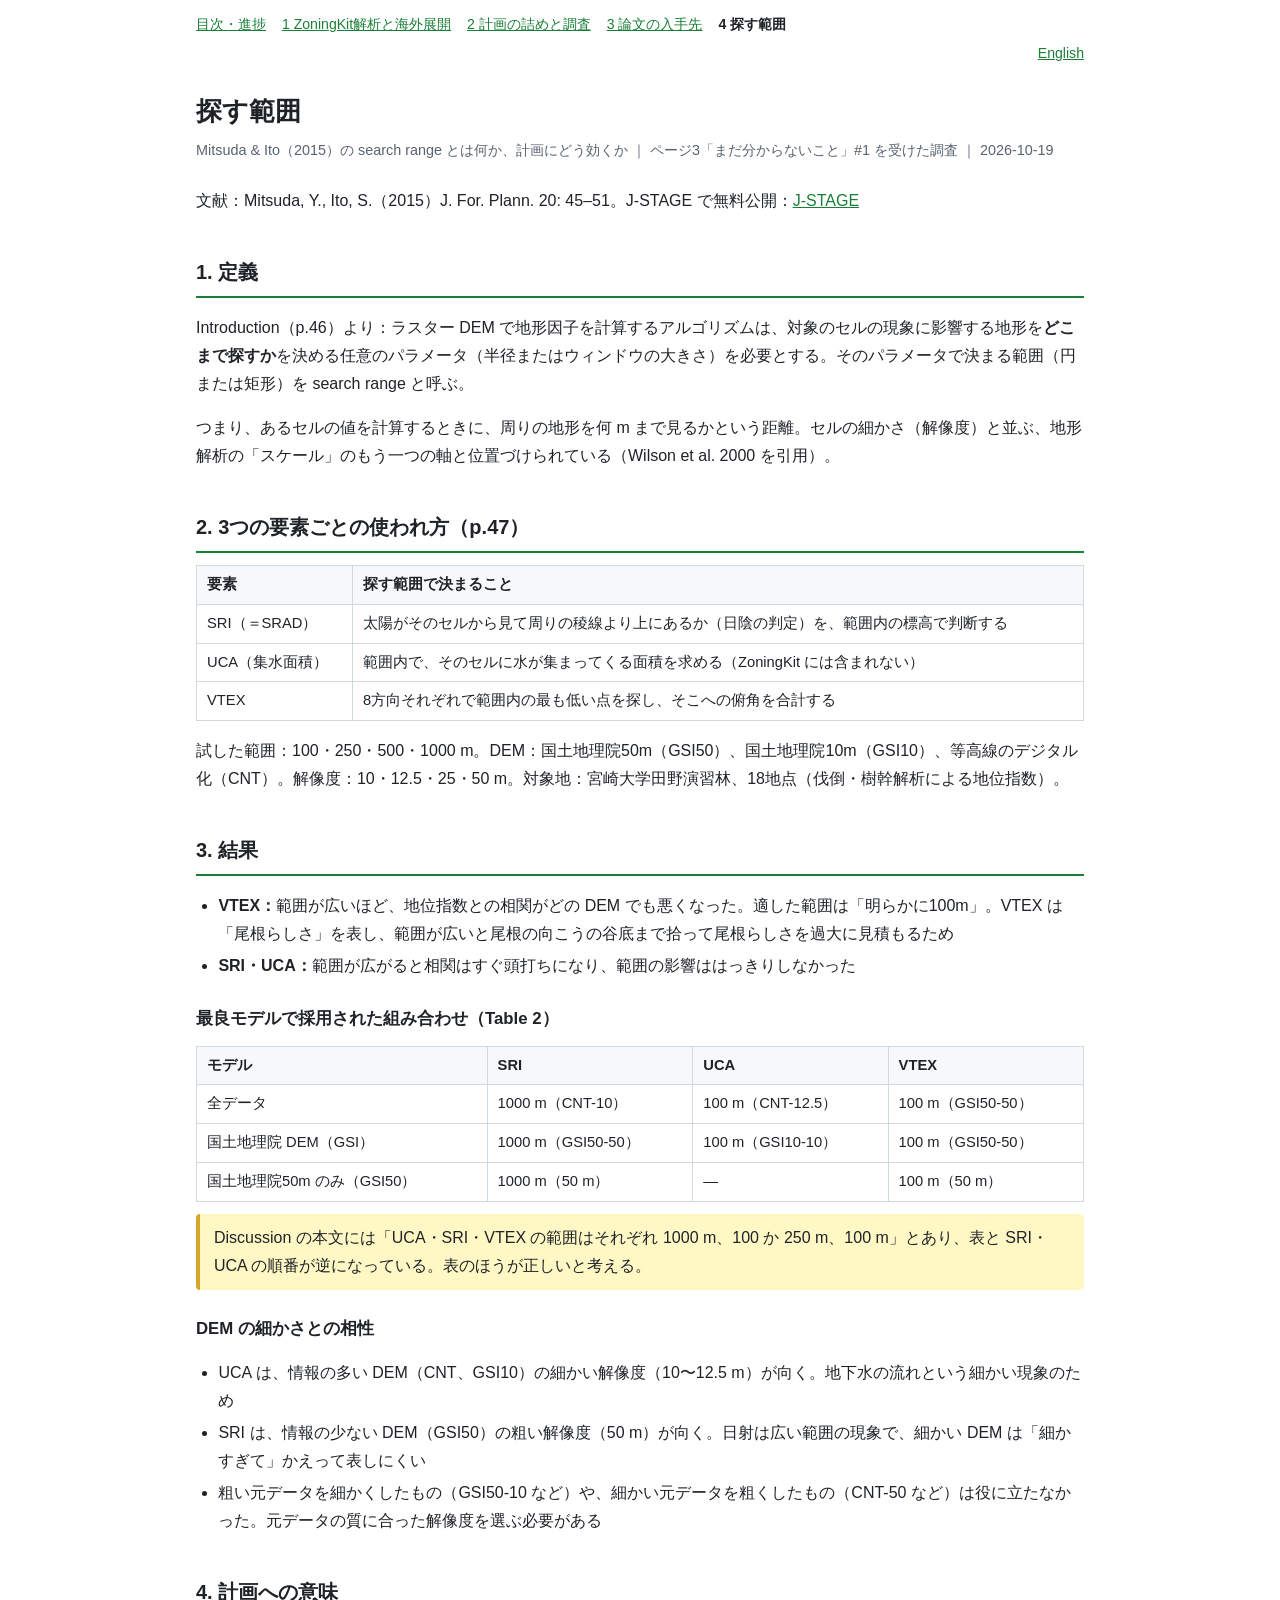
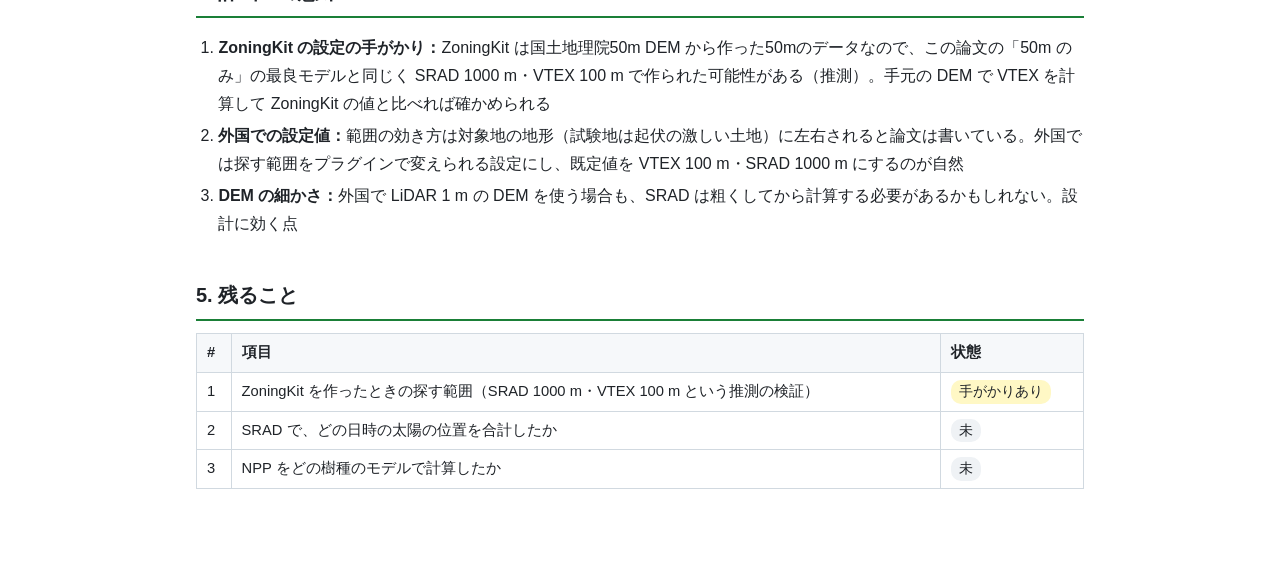
<file: overseas_research/04_search_range.html>
<!doctype html>
<html lang="ja">
<head>
<meta charset="utf-8">
<meta name="viewport" content="width=device-width, initial-scale=1">
<title>探す範囲</title>
<link rel="stylesheet" href="style.css">
</head>
<body>
<nav class="pages">
  <a href="index.html">目次・進捗</a>
  <a href="zoningkit_analysis.html">1 ZoningKit解析と海外展開</a>
  <a href="02_planning_and_research.html">2 計画の詰めと調査</a>
  <a href="03_literature_sources.html">3 論文の入手先</a>
  <a class="current" href="04_search_range.html">4 探す範囲</a>
  <a class="lang" href="en/04_search_range.html" lang="en">English</a>
</nav>
<main>

<h1>探す範囲</h1>
<p class="meta">Mitsuda &amp; Ito（2015）の search range とは何か、計画にどう効くか ｜ ページ3「まだ分からないこと」#1 を受けた調査 ｜ 2026-10-19</p>

<p>文献：Mitsuda, Y., Ito, S.（2015）J. For. Plann. 20: 45–51。J-STAGE で無料公開：<a href="https://www.jstage.jst.go.jp/article/jfp/20/2/20_45/_article/-char/en">J-STAGE</a></p>

<h2>1. 定義</h2>
<p>Introduction（p.46）より：ラスター DEM で地形因子を計算するアルゴリズムは、対象のセルの現象に影響する地形を<strong>どこまで探すか</strong>を決める任意のパラメータ（半径またはウィンドウの大きさ）を必要とする。そのパラメータで決まる範囲（円または矩形）を search range と呼ぶ。</p>
<p>つまり、あるセルの値を計算するときに、周りの地形を何 m まで見るかという距離。セルの細かさ（解像度）と並ぶ、地形解析の「スケール」のもう一つの軸と位置づけられている（Wilson et al. 2000 を引用）。</p>

<h2>2. 3つの要素ごとの使われ方（p.47）</h2>
<div class="table-wrap">
<table>
<tr><th>要素</th><th>探す範囲で決まること</th></tr>
<tr><td>SRI（＝SRAD）</td><td>太陽がそのセルから見て周りの稜線より上にあるか（日陰の判定）を、範囲内の標高で判断する</td></tr>
<tr><td>UCA（集水面積）</td><td>範囲内で、そのセルに水が集まってくる面積を求める（ZoningKit には含まれない）</td></tr>
<tr><td>VTEX</td><td>8方向それぞれで範囲内の最も低い点を探し、そこへの俯角を合計する</td></tr>
</table>
</div>
<p>試した範囲：100・250・500・1000 m。DEM：国土地理院50m（GSI50）、国土地理院10m（GSI10）、等高線のデジタル化（CNT）。解像度：10・12.5・25・50 m。対象地：宮崎大学田野演習林、18地点（伐倒・樹幹解析による地位指数）。</p>

<h2>3. 結果</h2>
<ul>
<li><strong>VTEX：</strong>範囲が広いほど、地位指数との相関がどの DEM でも悪くなった。適した範囲は「明らかに100m」。VTEX は「尾根らしさ」を表し、範囲が広いと尾根の向こうの谷底まで拾って尾根らしさを過大に見積もるため</li>
<li><strong>SRI・UCA：</strong>範囲が広がると相関はすぐ頭打ちになり、範囲の影響ははっきりしなかった</li>
</ul>
<h3>最良モデルで採用された組み合わせ（Table 2）</h3>
<div class="table-wrap">
<table>
<tr><th>モデル</th><th>SRI</th><th>UCA</th><th>VTEX</th></tr>
<tr><td>全データ</td><td>1000 m（CNT-10）</td><td>100 m（CNT-12.5）</td><td>100 m（GSI50-50）</td></tr>
<tr><td>国土地理院 DEM（GSI）</td><td>1000 m（GSI50-50）</td><td>100 m（GSI10-10）</td><td>100 m（GSI50-50）</td></tr>
<tr><td>国土地理院50m のみ（GSI50）</td><td>1000 m（50 m）</td><td>—</td><td>100 m（50 m）</td></tr>
</table>
</div>
<div class="note">Discussion の本文には「UCA・SRI・VTEX の範囲はそれぞれ 1000 m、100 か 250 m、100 m」とあり、表と SRI・UCA の順番が逆になっている。表のほうが正しいと考える。</div>
<h3>DEM の細かさとの相性</h3>
<ul>
<li>UCA は、情報の多い DEM（CNT、GSI10）の細かい解像度（10〜12.5 m）が向く。地下水の流れという細かい現象のため</li>
<li>SRI は、情報の少ない DEM（GSI50）の粗い解像度（50 m）が向く。日射は広い範囲の現象で、細かい DEM は「細かすぎて」かえって表しにくい</li>
<li>粗い元データを細かくしたもの（GSI50-10 など）や、細かい元データを粗くしたもの（CNT-50 など）は役に立たなかった。元データの質に合った解像度を選ぶ必要がある</li>
</ul>

<h2>4. 計画への意味</h2>
<ol>
<li><strong>ZoningKit の設定の手がかり：</strong>ZoningKit は国土地理院50m DEM から作った50mのデータなので、この論文の「50m のみ」の最良モデルと同じく SRAD 1000 m・VTEX 100 m で作られた可能性がある（推測）。手元の DEM で VTEX を計算して ZoningKit の値と比べれば確かめられる</li>
<li><strong>外国での設定値：</strong>範囲の効き方は対象地の地形（試験地は起伏の激しい土地）に左右されると論文は書いている。外国では探す範囲をプラグインで変えられる設定にし、既定値を VTEX 100 m・SRAD 1000 m にするのが自然</li>
<li><strong>DEM の細かさ：</strong>外国で LiDAR 1 m の DEM を使う場合も、SRAD は粗くしてから計算する必要があるかもしれない。設計に効く点</li>
</ol>

<h2>5. 残ること</h2>
<div class="table-wrap">
<table>
<tr><th>#</th><th>項目</th><th>状態</th></tr>
<tr><td>1</td><td>ZoningKit を作ったときの探す範囲（SRAD 1000 m・VTEX 100 m という推測の検証）</td><td><span class="status part">手がかりあり</span></td></tr>
<tr><td>2</td><td>SRAD で、どの日時の太陽の位置を合計したか</td><td><span class="status todo">未</span></td></tr>
<tr><td>3</td><td>NPP をどの樹種のモデルで計算したか</td><td><span class="status todo">未</span></td></tr>
</table>
</div>

</main>
</body>
</html>
</file>
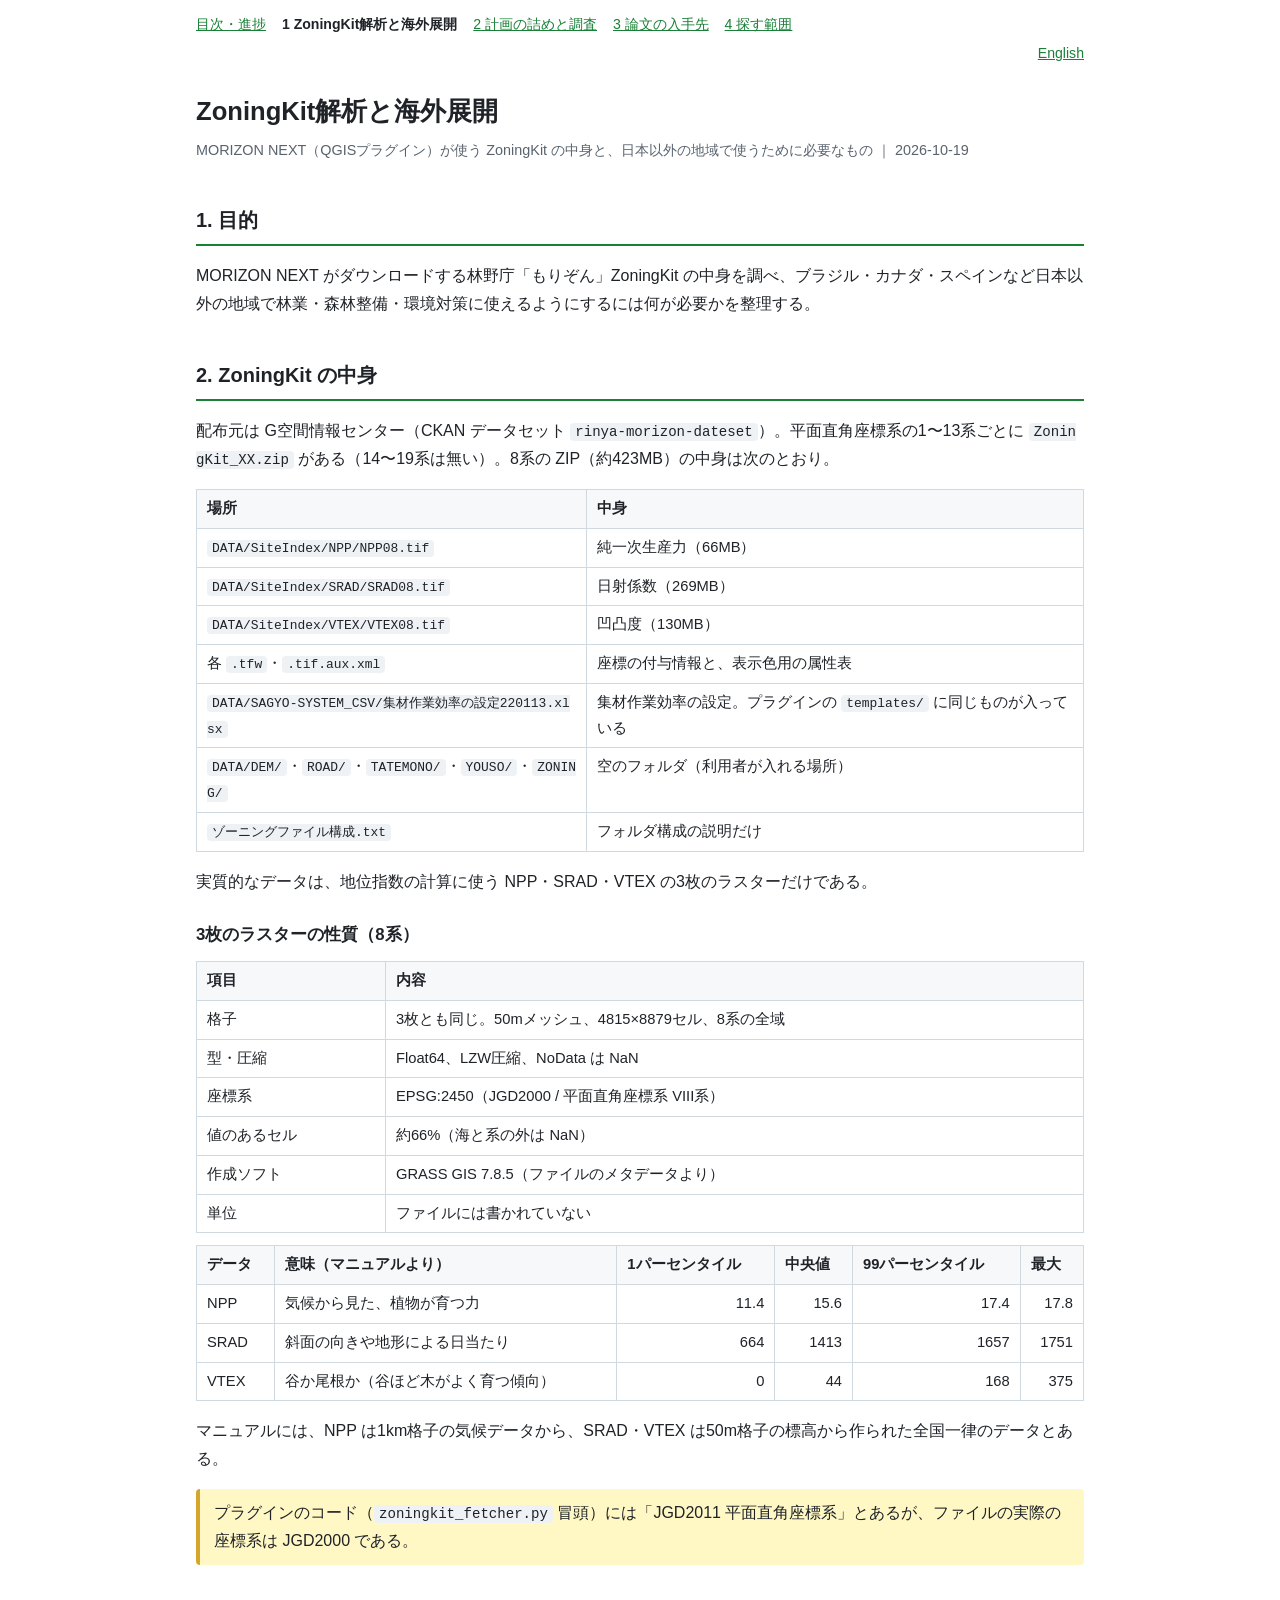
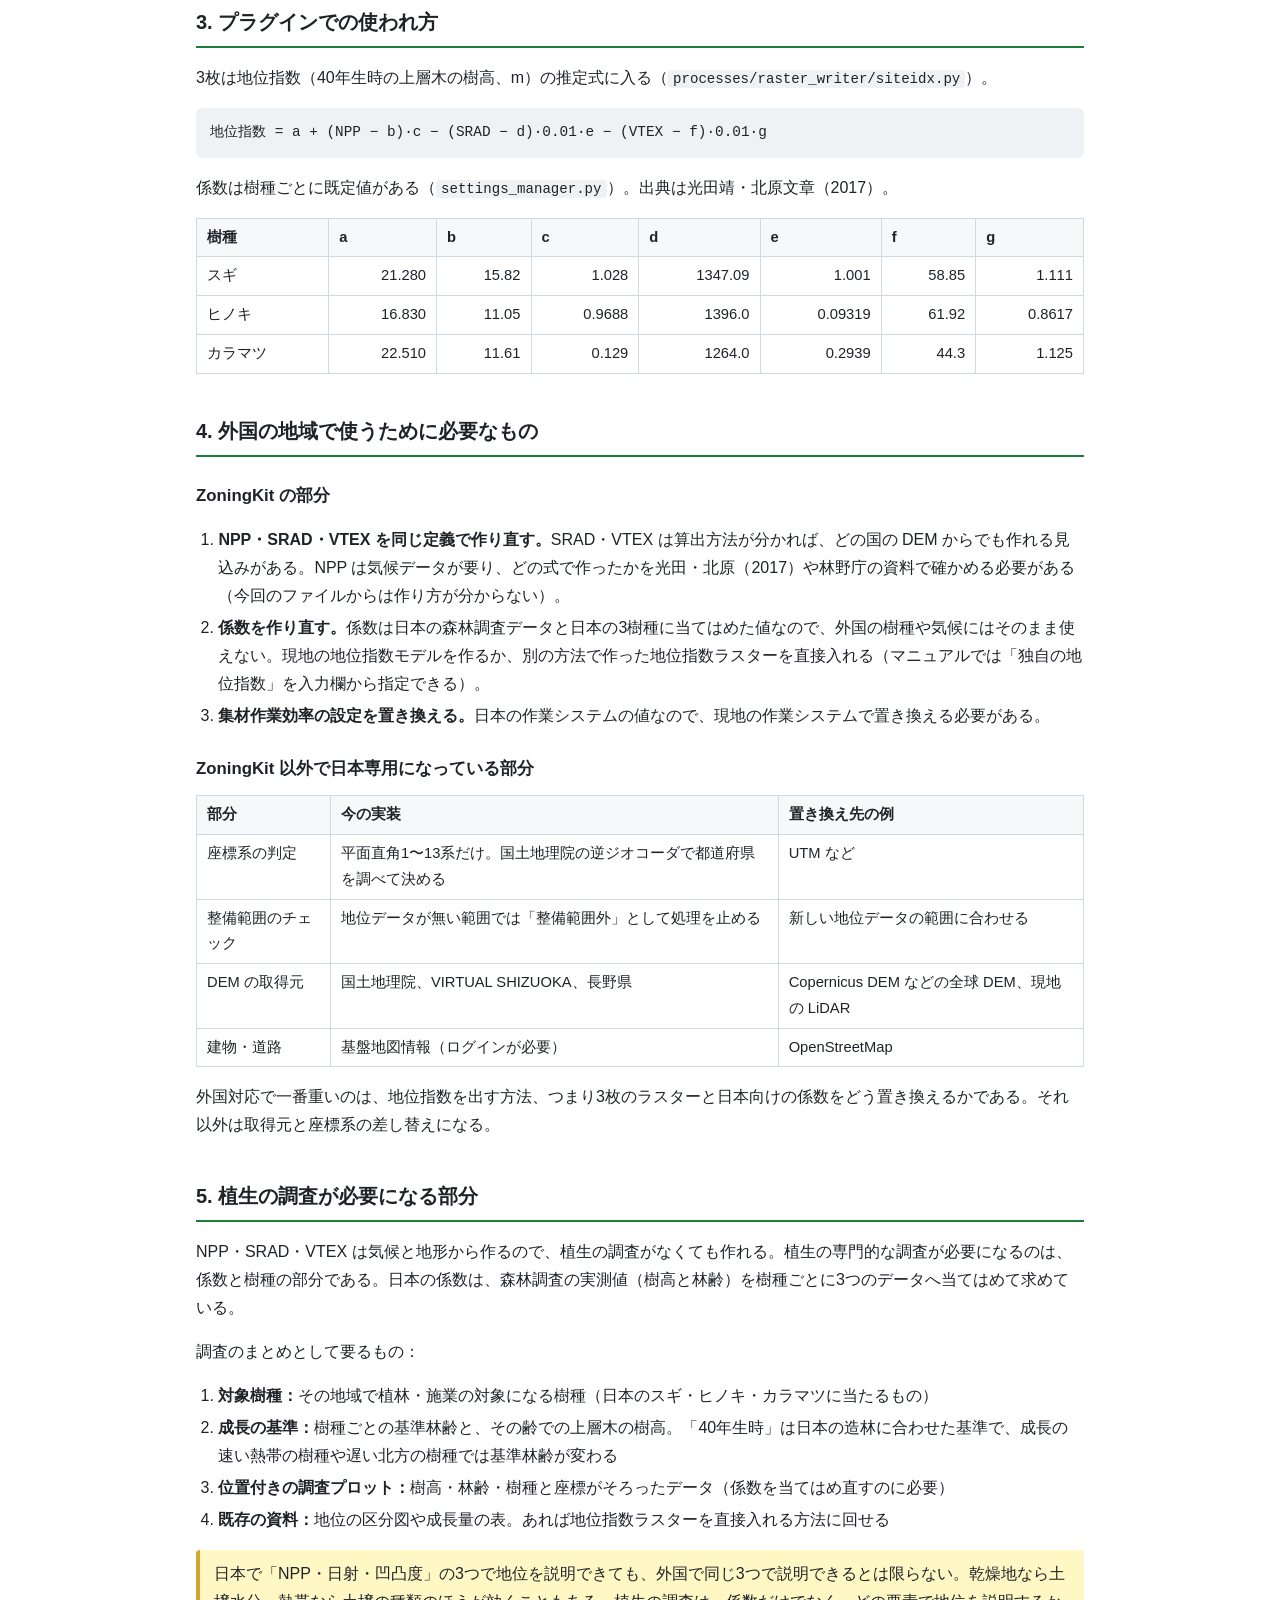
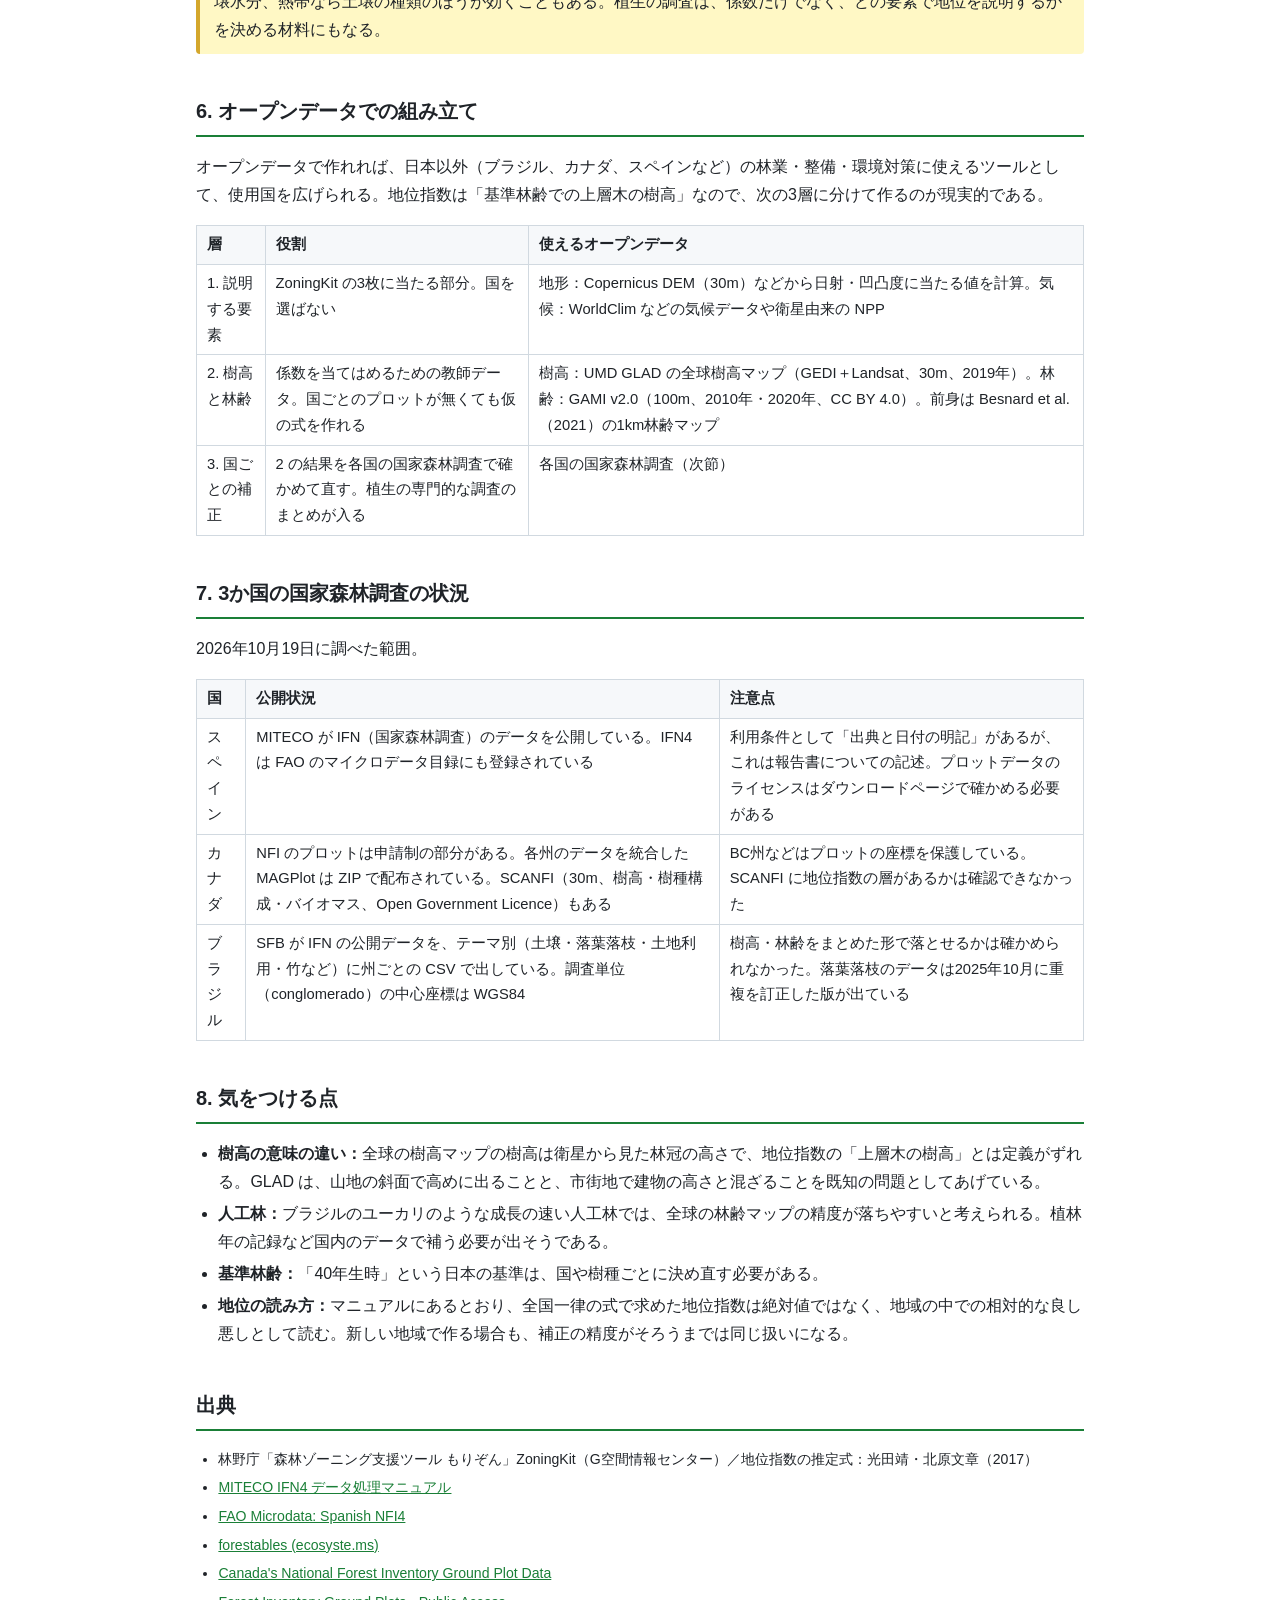
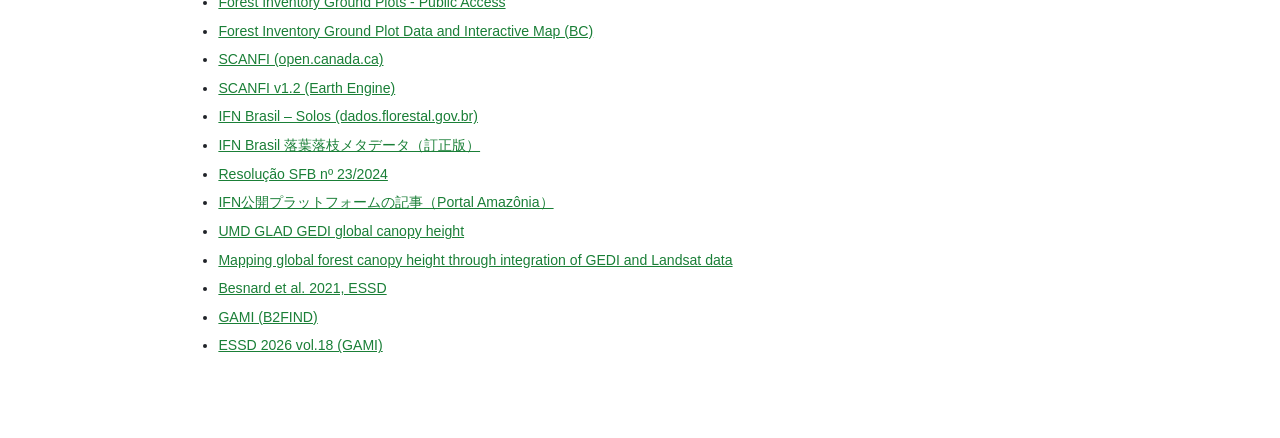
<file: overseas_research/zoningkit_analysis.html>
<!doctype html>
<html lang="ja">
<head>
<meta charset="utf-8">
<meta name="viewport" content="width=device-width, initial-scale=1">
<title>ZoningKit解析と海外展開</title>
<style>
:root {
  --bg: #ffffff;
  --fg: #1f2328;
  --muted: #59636e;
  --line: #d1d9e0;
  --head: #f6f8fa;
  --accent: #1a7f37;
  --code: #eff2f5;
  --note: #fff8c5;
}
@media (prefers-color-scheme: dark) {
  :root:not([data-theme="light"]) {
    --bg: #0d1117;
    --fg: #e6edf3;
    --muted: #9198a1;
    --line: #3d444d;
    --head: #151b23;
    --accent: #3fb950;
    --code: #1f242c;
    --note: #2e2a16;
  }
}
:root[data-theme="dark"] {
  --bg: #0d1117;
  --fg: #e6edf3;
  --muted: #9198a1;
  --line: #3d444d;
  --head: #151b23;
  --accent: #3fb950;
  --code: #1f242c;
  --note: #2e2a16;
}
* { box-sizing: border-box; }
body {
  margin: 0;
  background: var(--bg);
  color: var(--fg);
  font-family: "Hiragino Sans", "Yu Gothic UI", "Meiryo", "Noto Sans JP", sans-serif;
  line-height: 1.75;
  font-size: 16px;
}
main { max-width: 920px; margin: 0 auto; padding: 24px 16px 64px; }
nav.pages { max-width: 920px; margin: 0 auto; padding: 12px 16px 0; font-size: 0.88rem; }
nav.pages a { margin-right: 12px; white-space: nowrap; }
nav.pages a.current { font-weight: bold; color: var(--fg); text-decoration: none; }
nav.pages a.lang { display: block; width: fit-content; margin: 4px 0 0 auto; }
h1 { font-size: 1.6rem; margin: 0 0 4px; }
h2 { font-size: 1.25rem; margin: 40px 0 12px; padding-bottom: 6px; border-bottom: 2px solid var(--accent); }
h3 { font-size: 1.05rem; margin: 24px 0 8px; }
.meta { color: var(--muted); font-size: 0.9rem; margin: 0 0 24px; }
.table-wrap { overflow-x: auto; margin: 12px 0; }
table { border-collapse: collapse; width: 100%; font-size: 0.92rem; }
th, td { border: 1px solid var(--line); padding: 6px 10px; text-align: left; vertical-align: top; }
th { background: var(--head); white-space: nowrap; }
td.num { text-align: right; font-variant-numeric: tabular-nums; white-space: nowrap; }
code { background: var(--code); padding: 1px 5px; border-radius: 4px; font-size: 0.88em; word-break: break-all; }
pre { background: var(--code); padding: 12px 14px; border-radius: 6px; overflow-x: auto; font-size: 0.9rem; }
.note { background: var(--note); border-left: 4px solid #d4a72c; padding: 10px 14px; border-radius: 4px; margin: 12px 0; }
ol, ul { padding-left: 1.4em; }
li { margin: 4px 0; }
.sources li { font-size: 0.88rem; word-break: break-all; }
a { color: var(--accent); }
</style>
</head>
<body>
<nav class="pages">
  <a href="index.html">目次・進捗</a>
  <a class="current" href="zoningkit_analysis.html">1 ZoningKit解析と海外展開</a>
  <a href="02_planning_and_research.html">2 計画の詰めと調査</a>
  <a href="03_literature_sources.html">3 論文の入手先</a>
  <a href="04_search_range.html">4 探す範囲</a>
  <a class="lang" href="en/zoningkit_analysis.html" lang="en">English</a>
</nav>
<main>

<h1>ZoningKit解析と海外展開</h1>
<p class="meta">MORIZON NEXT（QGISプラグイン）が使う ZoningKit の中身と、日本以外の地域で使うために必要なもの ｜ 2026-10-19</p>

<h2>1. 目的</h2>
<p>MORIZON NEXT がダウンロードする林野庁「もりぞん」ZoningKit の中身を調べ、ブラジル・カナダ・スペインなど日本以外の地域で林業・森林整備・環境対策に使えるようにするには何が必要かを整理する。</p>

<h2>2. ZoningKit の中身</h2>
<p>配布元は G空間情報センター（CKAN データセット <code>rinya-morizon-dateset</code>）。平面直角座標系の1〜13系ごとに <code>ZoningKit_XX.zip</code> がある（14〜19系は無い）。8系の ZIP（約423MB）の中身は次のとおり。</p>
<div class="table-wrap">
<table>
<tr><th>場所</th><th>中身</th></tr>
<tr><td><code>DATA/SiteIndex/NPP/NPP08.tif</code></td><td>純一次生産力（66MB）</td></tr>
<tr><td><code>DATA/SiteIndex/SRAD/SRAD08.tif</code></td><td>日射係数（269MB）</td></tr>
<tr><td><code>DATA/SiteIndex/VTEX/VTEX08.tif</code></td><td>凹凸度（130MB）</td></tr>
<tr><td>各 <code>.tfw</code>・<code>.tif.aux.xml</code></td><td>座標の付与情報と、表示色用の属性表</td></tr>
<tr><td><code>DATA/SAGYO-SYSTEM_CSV/集材作業効率の設定220113.xlsx</code></td><td>集材作業効率の設定。プラグインの <code>templates/</code> に同じものが入っている</td></tr>
<tr><td><code>DATA/DEM/</code>・<code>ROAD/</code>・<code>TATEMONO/</code>・<code>YOUSO/</code>・<code>ZONING/</code></td><td>空のフォルダ（利用者が入れる場所）</td></tr>
<tr><td><code>ゾーニングファイル構成.txt</code></td><td>フォルダ構成の説明だけ</td></tr>
</table>
</div>
<p>実質的なデータは、地位指数の計算に使う NPP・SRAD・VTEX の3枚のラスターだけである。</p>

<h3>3枚のラスターの性質（8系）</h3>
<div class="table-wrap">
<table>
<tr><th>項目</th><th>内容</th></tr>
<tr><td>格子</td><td>3枚とも同じ。50mメッシュ、4815×8879セル、8系の全域</td></tr>
<tr><td>型・圧縮</td><td>Float64、LZW圧縮、NoData は NaN</td></tr>
<tr><td>座標系</td><td>EPSG:2450（JGD2000 / 平面直角座標系 VIII系）</td></tr>
<tr><td>値のあるセル</td><td>約66%（海と系の外は NaN）</td></tr>
<tr><td>作成ソフト</td><td>GRASS GIS 7.8.5（ファイルのメタデータより）</td></tr>
<tr><td>単位</td><td>ファイルには書かれていない</td></tr>
</table>
</div>
<div class="table-wrap">
<table>
<tr><th>データ</th><th>意味（マニュアルより）</th><th>1パーセンタイル</th><th>中央値</th><th>99パーセンタイル</th><th>最大</th></tr>
<tr><td>NPP</td><td>気候から見た、植物が育つ力</td><td class="num">11.4</td><td class="num">15.6</td><td class="num">17.4</td><td class="num">17.8</td></tr>
<tr><td>SRAD</td><td>斜面の向きや地形による日当たり</td><td class="num">664</td><td class="num">1413</td><td class="num">1657</td><td class="num">1751</td></tr>
<tr><td>VTEX</td><td>谷か尾根か（谷ほど木がよく育つ傾向）</td><td class="num">0</td><td class="num">44</td><td class="num">168</td><td class="num">375</td></tr>
</table>
</div>
<p>マニュアルには、NPP は1km格子の気候データから、SRAD・VTEX は50m格子の標高から作られた全国一律のデータとある。</p>
<div class="note">プラグインのコード（<code>zoningkit_fetcher.py</code> 冒頭）には「JGD2011 平面直角座標系」とあるが、ファイルの実際の座標系は JGD2000 である。</div>

<h2>3. プラグインでの使われ方</h2>
<p>3枚は地位指数（40年生時の上層木の樹高、m）の推定式に入る（<code>processes/raster_writer/siteidx.py</code>）。</p>
<pre>地位指数 = a + (NPP − b)·c − (SRAD − d)·0.01·e − (VTEX − f)·0.01·g</pre>
<p>係数は樹種ごとに既定値がある（<code>settings_manager.py</code>）。出典は光田靖・北原文章（2017）。</p>
<div class="table-wrap">
<table>
<tr><th>樹種</th><th>a</th><th>b</th><th>c</th><th>d</th><th>e</th><th>f</th><th>g</th></tr>
<tr><td>スギ</td><td class="num">21.280</td><td class="num">15.82</td><td class="num">1.028</td><td class="num">1347.09</td><td class="num">1.001</td><td class="num">58.85</td><td class="num">1.111</td></tr>
<tr><td>ヒノキ</td><td class="num">16.830</td><td class="num">11.05</td><td class="num">0.9688</td><td class="num">1396.0</td><td class="num">0.09319</td><td class="num">61.92</td><td class="num">0.8617</td></tr>
<tr><td>カラマツ</td><td class="num">22.510</td><td class="num">11.61</td><td class="num">0.129</td><td class="num">1264.0</td><td class="num">0.2939</td><td class="num">44.3</td><td class="num">1.125</td></tr>
</table>
</div>

<h2>4. 外国の地域で使うために必要なもの</h2>
<h3>ZoningKit の部分</h3>
<ol>
<li><strong>NPP・SRAD・VTEX を同じ定義で作り直す。</strong>SRAD・VTEX は算出方法が分かれば、どの国の DEM からでも作れる見込みがある。NPP は気候データが要り、どの式で作ったかを光田・北原（2017）や林野庁の資料で確かめる必要がある（今回のファイルからは作り方が分からない）。</li>
<li><strong>係数を作り直す。</strong>係数は日本の森林調査データと日本の3樹種に当てはめた値なので、外国の樹種や気候にはそのまま使えない。現地の地位指数モデルを作るか、別の方法で作った地位指数ラスターを直接入れる（マニュアルでは「独自の地位指数」を入力欄から指定できる）。</li>
<li><strong>集材作業効率の設定を置き換える。</strong>日本の作業システムの値なので、現地の作業システムで置き換える必要がある。</li>
</ol>
<h3>ZoningKit 以外で日本専用になっている部分</h3>
<div class="table-wrap">
<table>
<tr><th>部分</th><th>今の実装</th><th>置き換え先の例</th></tr>
<tr><td>座標系の判定</td><td>平面直角1〜13系だけ。国土地理院の逆ジオコーダで都道府県を調べて決める</td><td>UTM など</td></tr>
<tr><td>整備範囲のチェック</td><td>地位データが無い範囲では「整備範囲外」として処理を止める</td><td>新しい地位データの範囲に合わせる</td></tr>
<tr><td>DEM の取得元</td><td>国土地理院、VIRTUAL SHIZUOKA、長野県</td><td>Copernicus DEM などの全球 DEM、現地の LiDAR</td></tr>
<tr><td>建物・道路</td><td>基盤地図情報（ログインが必要）</td><td>OpenStreetMap</td></tr>
</table>
</div>
<p>外国対応で一番重いのは、地位指数を出す方法、つまり3枚のラスターと日本向けの係数をどう置き換えるかである。それ以外は取得元と座標系の差し替えになる。</p>

<h2>5. 植生の調査が必要になる部分</h2>
<p>NPP・SRAD・VTEX は気候と地形から作るので、植生の調査がなくても作れる。植生の専門的な調査が必要になるのは、係数と樹種の部分である。日本の係数は、森林調査の実測値（樹高と林齢）を樹種ごとに3つのデータへ当てはめて求めている。</p>
<p>調査のまとめとして要るもの：</p>
<ol>
<li><strong>対象樹種：</strong>その地域で植林・施業の対象になる樹種（日本のスギ・ヒノキ・カラマツに当たるもの）</li>
<li><strong>成長の基準：</strong>樹種ごとの基準林齢と、その齢での上層木の樹高。「40年生時」は日本の造林に合わせた基準で、成長の速い熱帯の樹種や遅い北方の樹種では基準林齢が変わる</li>
<li><strong>位置付きの調査プロット：</strong>樹高・林齢・樹種と座標がそろったデータ（係数を当てはめ直すのに必要）</li>
<li><strong>既存の資料：</strong>地位の区分図や成長量の表。あれば地位指数ラスターを直接入れる方法に回せる</li>
</ol>
<div class="note">日本で「NPP・日射・凹凸度」の3つで地位を説明できても、外国で同じ3つで説明できるとは限らない。乾燥地なら土壌水分、熱帯なら土壌の種類のほうが効くこともある。植生の調査は、係数だけでなく、どの要素で地位を説明するかを決める材料にもなる。</div>

<h2>6. オープンデータでの組み立て</h2>
<p>オープンデータで作れれば、日本以外（ブラジル、カナダ、スペインなど）の林業・整備・環境対策に使えるツールとして、使用国を広げられる。地位指数は「基準林齢での上層木の樹高」なので、次の3層に分けて作るのが現実的である。</p>
<div class="table-wrap">
<table>
<tr><th>層</th><th>役割</th><th>使えるオープンデータ</th></tr>
<tr><td>1. 説明する要素</td><td>ZoningKit の3枚に当たる部分。国を選ばない</td><td>地形：Copernicus DEM（30m）などから日射・凹凸度に当たる値を計算。気候：WorldClim などの気候データや衛星由来の NPP</td></tr>
<tr><td>2. 樹高と林齢</td><td>係数を当てはめるための教師データ。国ごとのプロットが無くても仮の式を作れる</td><td>樹高：UMD GLAD の全球樹高マップ（GEDI＋Landsat、30m、2019年）。林齢：GAMI v2.0（100m、2010年・2020年、CC BY 4.0）。前身は Besnard et al.（2021）の1km林齢マップ</td></tr>
<tr><td>3. 国ごとの補正</td><td>2 の結果を各国の国家森林調査で確かめて直す。植生の専門的な調査のまとめが入る</td><td>各国の国家森林調査（次節）</td></tr>
</table>
</div>

<h2>7. 3か国の国家森林調査の状況</h2>
<p>2026年10月19日に調べた範囲。</p>
<div class="table-wrap">
<table>
<tr><th>国</th><th>公開状況</th><th>注意点</th></tr>
<tr><td>スペイン</td><td>MITECO が IFN（国家森林調査）のデータを公開している。IFN4 は FAO のマイクロデータ目録にも登録されている</td><td>利用条件として「出典と日付の明記」があるが、これは報告書についての記述。プロットデータのライセンスはダウンロードページで確かめる必要がある</td></tr>
<tr><td>カナダ</td><td>NFI のプロットは申請制の部分がある。各州のデータを統合した MAGPlot は ZIP で配布されている。SCANFI（30m、樹高・樹種構成・バイオマス、Open Government Licence）もある</td><td>BC州などはプロットの座標を保護している。SCANFI に地位指数の層があるかは確認できなかった</td></tr>
<tr><td>ブラジル</td><td>SFB が IFN の公開データを、テーマ別（土壌・落葉落枝・土地利用・竹など）に州ごとの CSV で出している。調査単位（conglomerado）の中心座標は WGS84</td><td>樹高・林齢をまとめた形で落とせるかは確かめられなかった。落葉落枝のデータは2025年10月に重複を訂正した版が出ている</td></tr>
</table>
</div>

<h2>8. 気をつける点</h2>
<ul>
<li><strong>樹高の意味の違い：</strong>全球の樹高マップの樹高は衛星から見た林冠の高さで、地位指数の「上層木の樹高」とは定義がずれる。GLAD は、山地の斜面で高めに出ることと、市街地で建物の高さと混ざることを既知の問題としてあげている。</li>
<li><strong>人工林：</strong>ブラジルのユーカリのような成長の速い人工林では、全球の林齢マップの精度が落ちやすいと考えられる。植林年の記録など国内のデータで補う必要が出そうである。</li>
<li><strong>基準林齢：</strong>「40年生時」という日本の基準は、国や樹種ごとに決め直す必要がある。</li>
<li><strong>地位の読み方：</strong>マニュアルにあるとおり、全国一律の式で求めた地位指数は絶対値ではなく、地域の中での相対的な良し悪しとして読む。新しい地域で作る場合も、補正の精度がそろうまでは同じ扱いになる。</li>
</ul>

<h2>出典</h2>
<ul class="sources">
<li>林野庁「森林ゾーニング支援ツール もりぞん」ZoningKit（G空間情報センター）／地位指数の推定式：光田靖・北原文章（2017）</li>
<li><a href="https://www.miteco.gob.es/content/dam/miteco/es/biodiversidad/temas/inventarios-nacionales/2.MANUAL_PROCESO_DATOS_IFN4.pdf">MITECO IFN4 データ処理マニュアル</a></li>
<li><a href="https://microdata.fao.org/index.php/catalog/3015/pdf-documentation">FAO Microdata: Spanish NFI4</a></li>
<li><a href="https://ost.ecosyste.ms/projects/296660">forestables (ecosyste.ms)</a></li>
<li><a href="https://open.canada.ca/data/en/dataset/35c3556c-e48d-41a7-ac50-652257b0a8e8">Canada's National Forest Inventory Ground Plot Data</a></li>
<li><a href="https://open.canada.ca/data/dataset/6d6d115f-4cc2-4141-909e-3344b3a72bcf">Forest Inventory Ground Plots - Public Access</a></li>
<li><a href="https://open.canada.ca/data/dataset/824e684b-4114-4a05-a490-aa56332b57f4">Forest Inventory Ground Plot Data and Interactive Map (BC)</a></li>
<li><a href="https://open.canada.ca/data/en/dataset/18e6a919-53fd-41ce-b4e2-44a9707c52dc">SCANFI (open.canada.ca)</a></li>
<li><a href="https://developers.google.com/earth-engine/datasets/catalog/projects_gcpm041u-lemur_assets_scanfi_v12_SCANFI_v1_2">SCANFI v1.2 (Earth Engine)</a></li>
<li><a href="https://dados.florestal.gov.br/dataset/solos_ifn">IFN Brasil – Solos (dados.florestal.gov.br)</a></li>
<li><a href="https://dados.florestal.gov.br/dataset/97ab0c26-c5c7-421c-8fb7-e4dab47d35ea/resource/73b79435-4759-49ca-86b0-2682e5ccb1d1/download/metadados_ifn_serapilheira_disp-set2025_retificado.pdf">IFN Brasil 落葉落枝メタデータ（訂正版）</a></li>
<li><a href="https://www.lex.com.br/resolucao-sfb-no-23-de-20-de-maio-de-2024/">Resolução SFB nº 23/2024</a></li>
<li><a href="https://portalamazonia.com/inovacao-e-tecnologia/dados-amazonia-plataforma-digital/">IFN公開プラットフォームの記事（Portal Amazônia）</a></li>
<li><a href="https://glad.geog.umd.edu/dataset/gedi">UMD GLAD GEDI global canopy height</a></li>
<li><a href="https://open.fsc.org/entities/publication/9e8b967e-c02a-4469-ba9b-61253d975916">Mapping global forest canopy height through integration of GEDI and Landsat data</a></li>
<li><a href="https://essd.copernicus.org/articles/13/4881/2021/essd-13-4881-2021-assets.html">Besnard et al. 2021, ESSD</a></li>
<li><a href="https://b2find.eudat.eu/dataset/0db4be79-c557-597b-a5f4-a441c7750335">GAMI (B2FIND)</a></li>
<li><a href="https://essd.copernicus.org/articles/18/6225/2026/">ESSD 2026 vol.18 (GAMI)</a></li>
</ul>

</main>
</body>
</html>
</file>
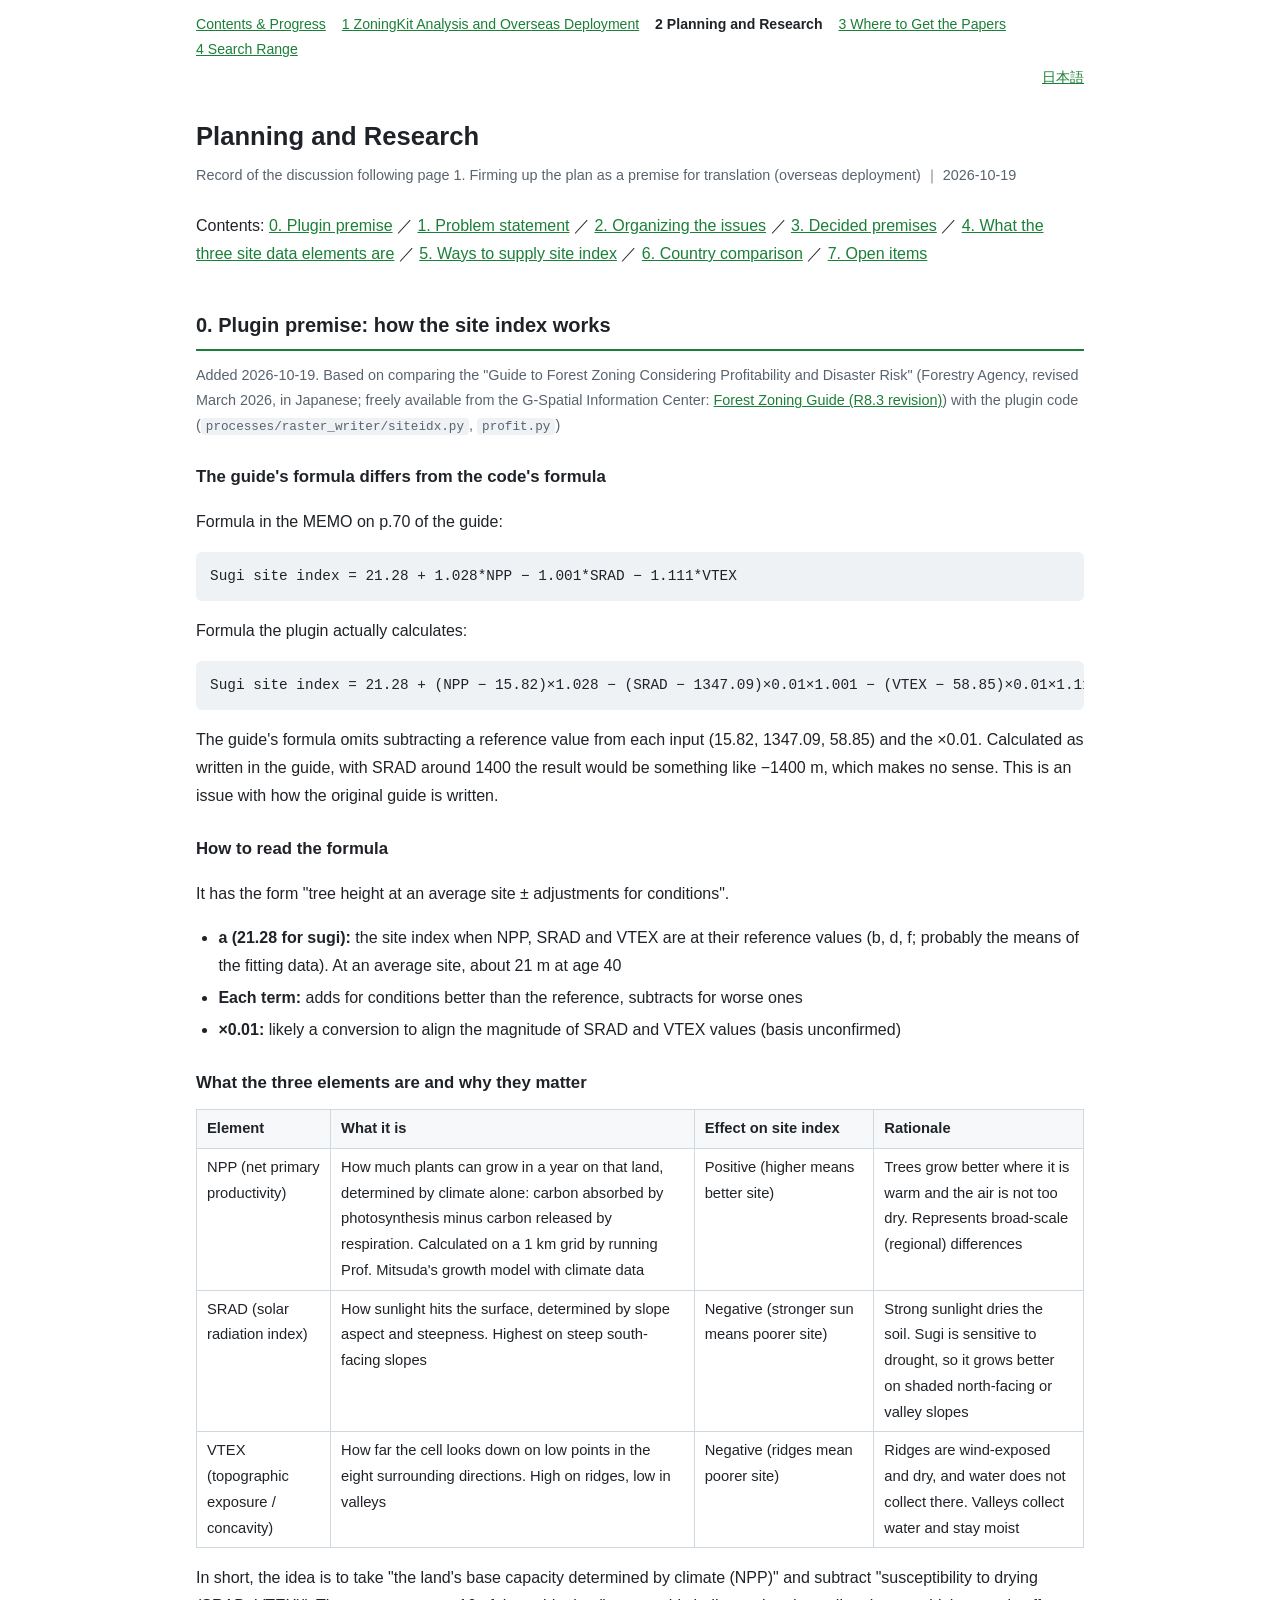
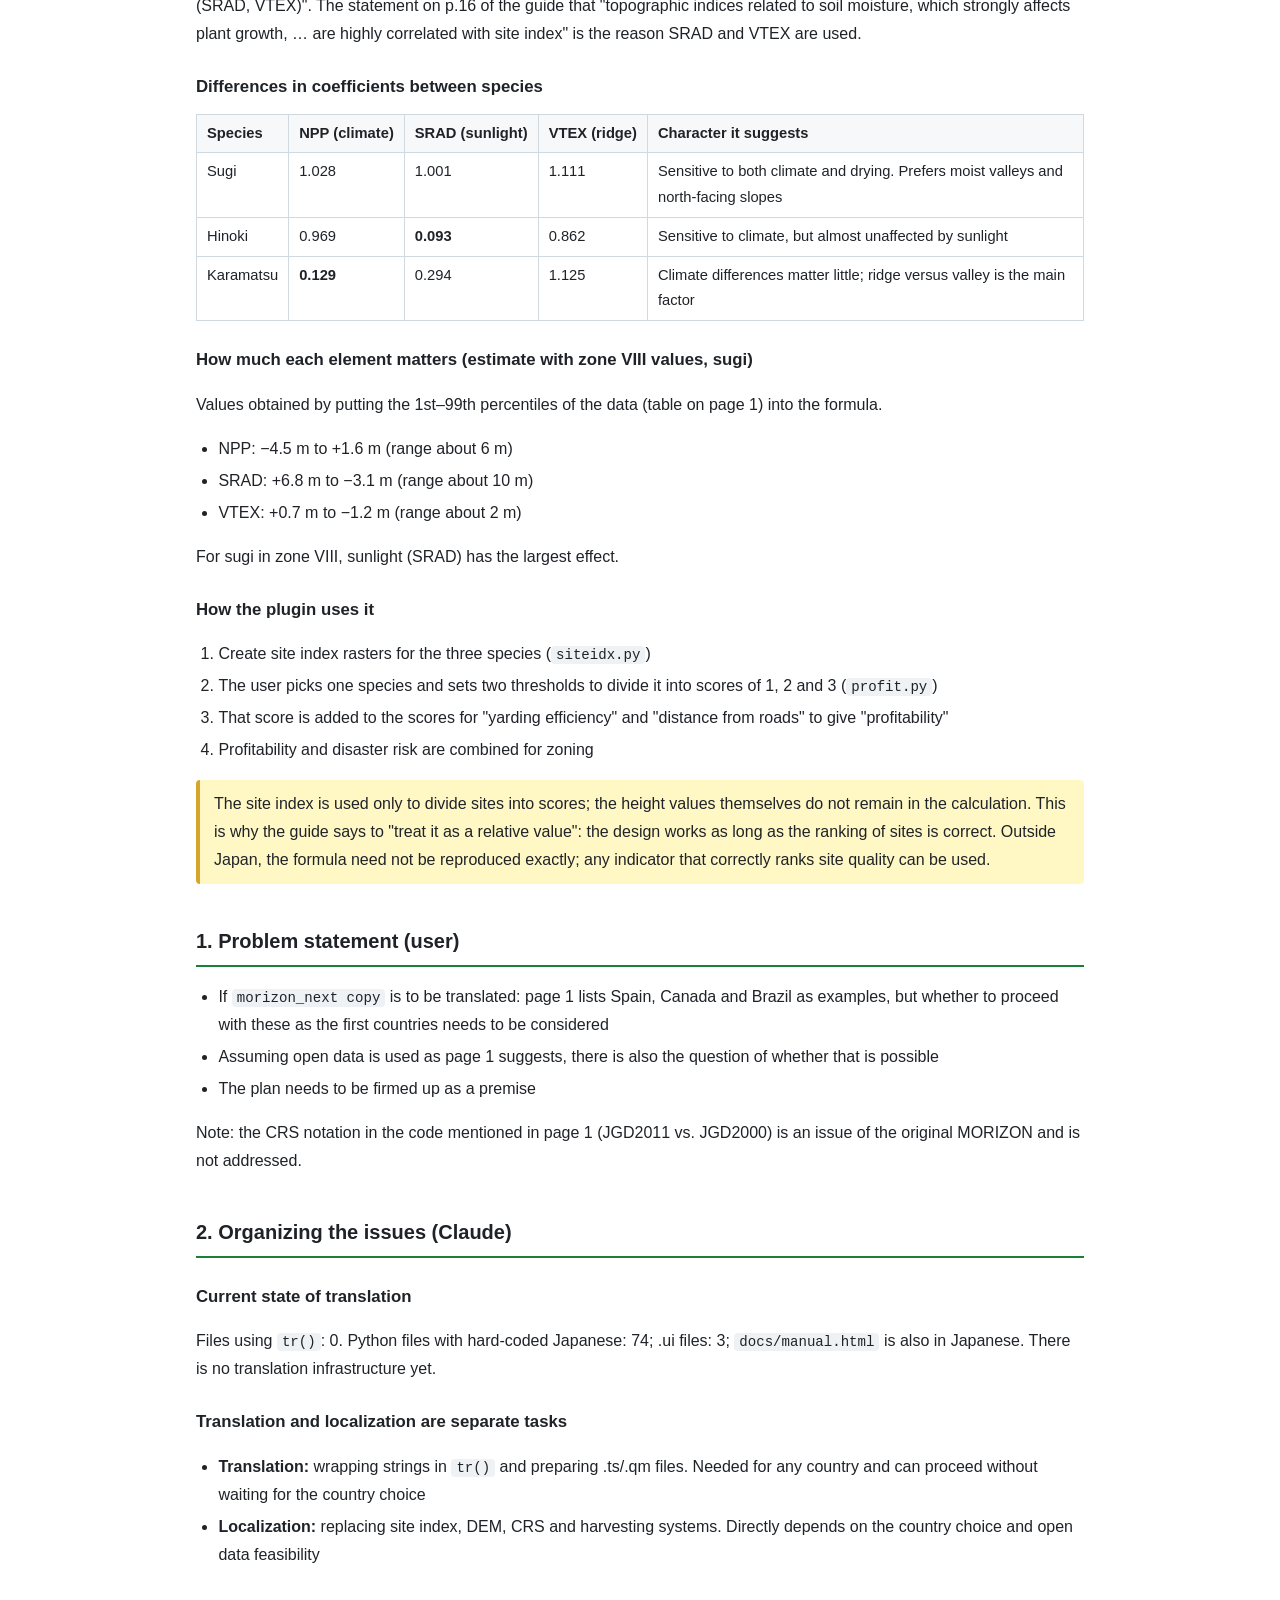
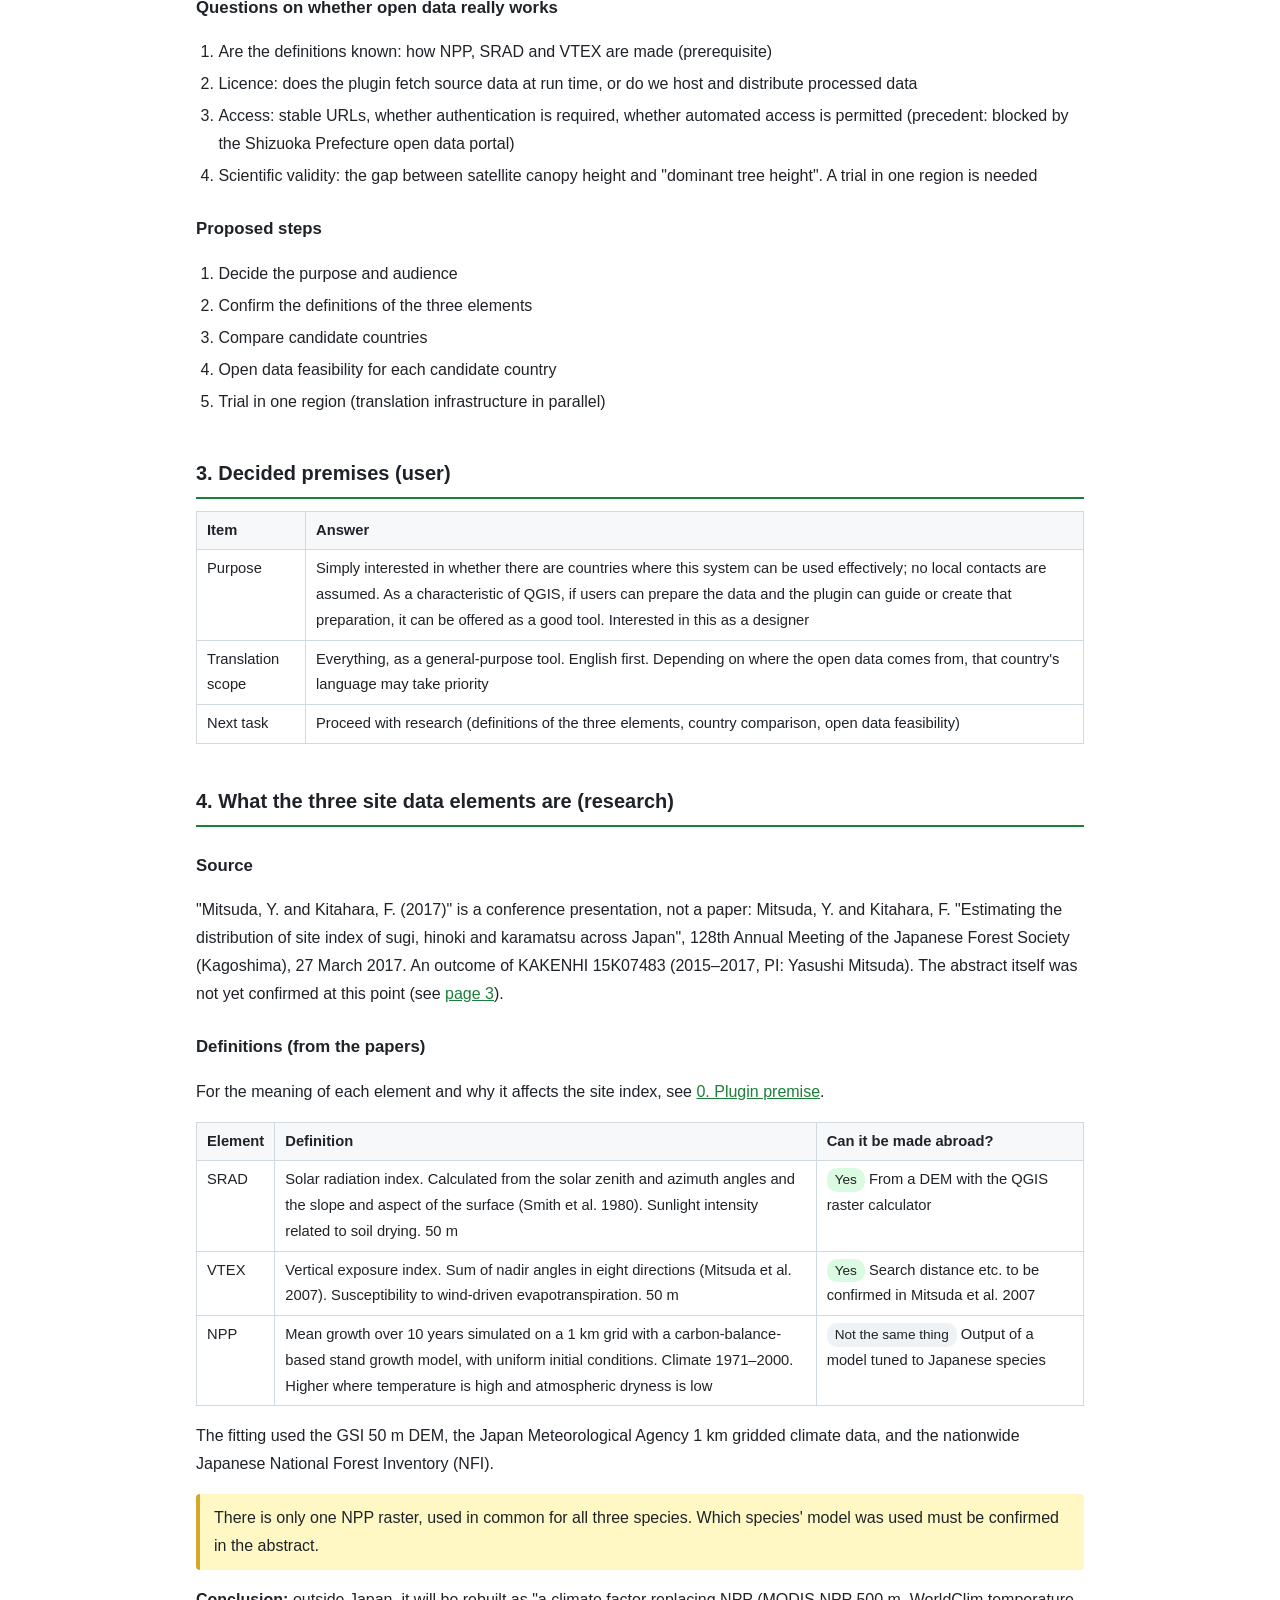
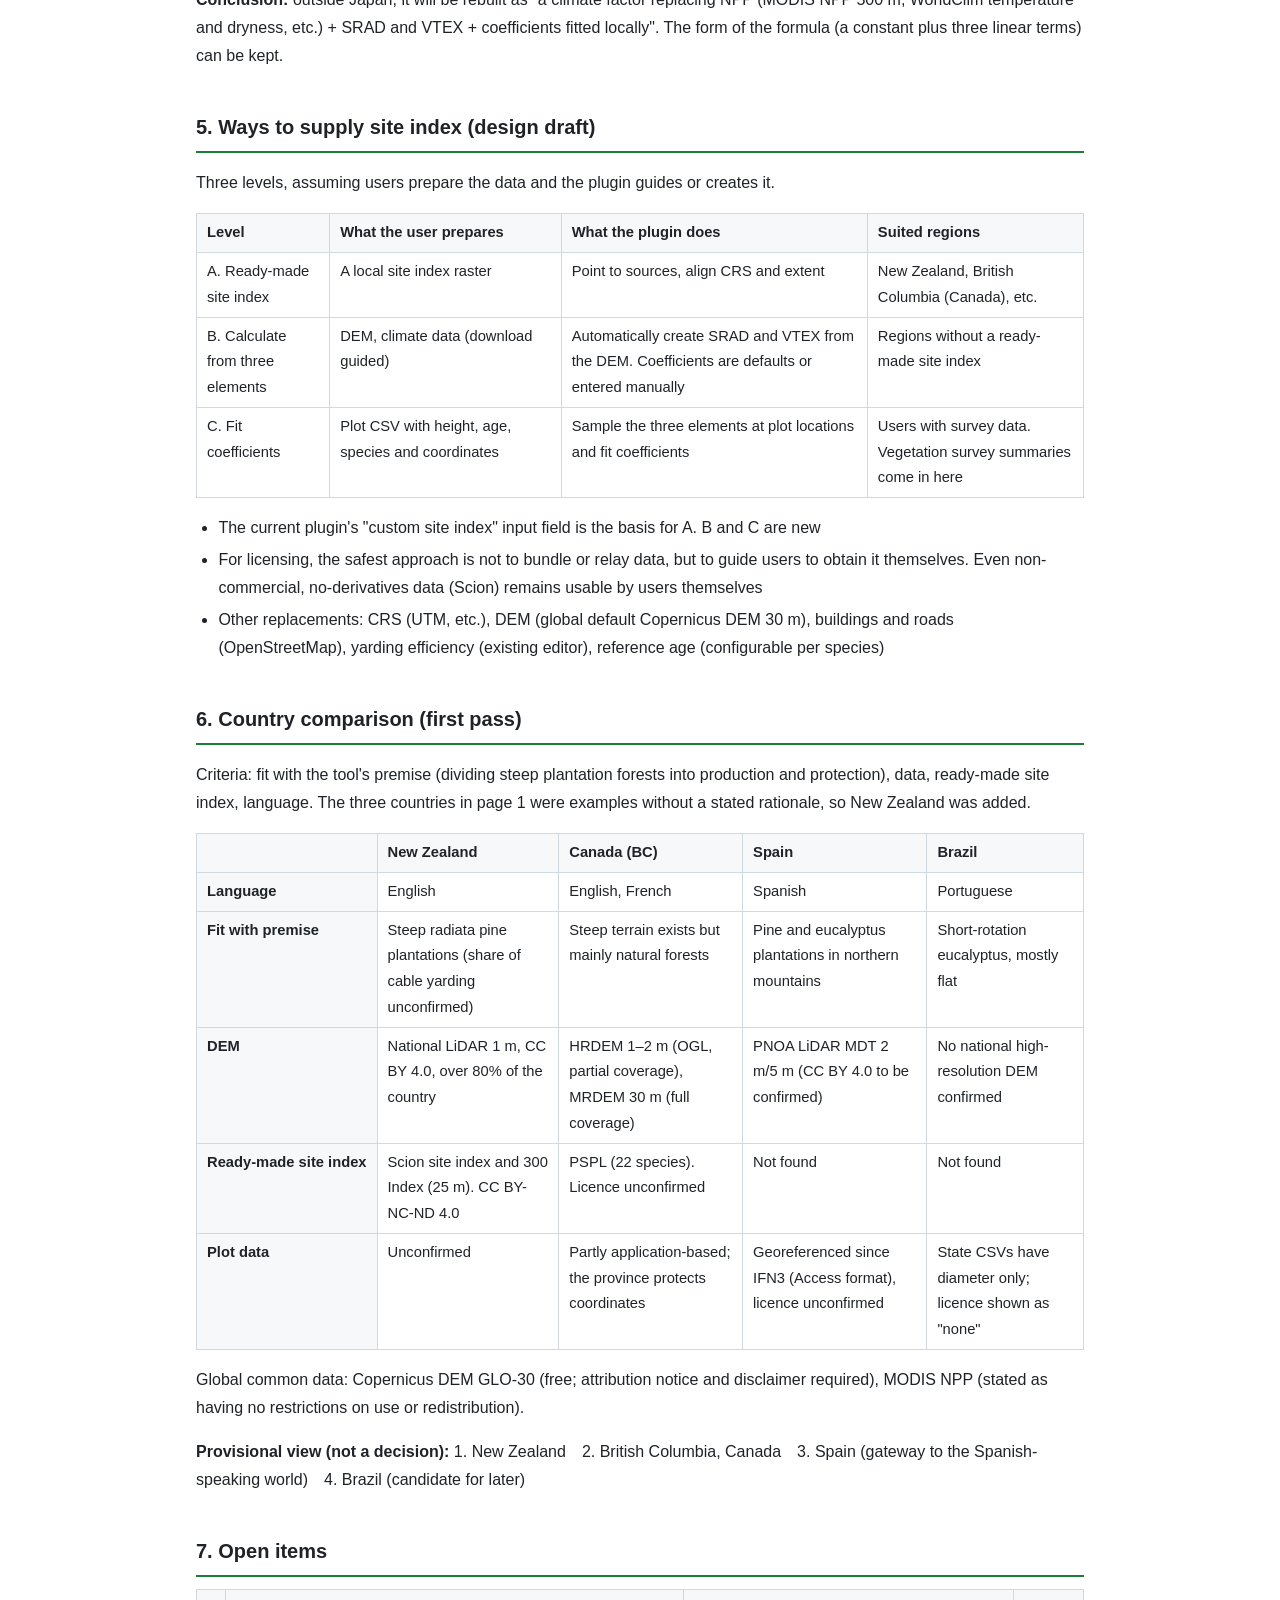
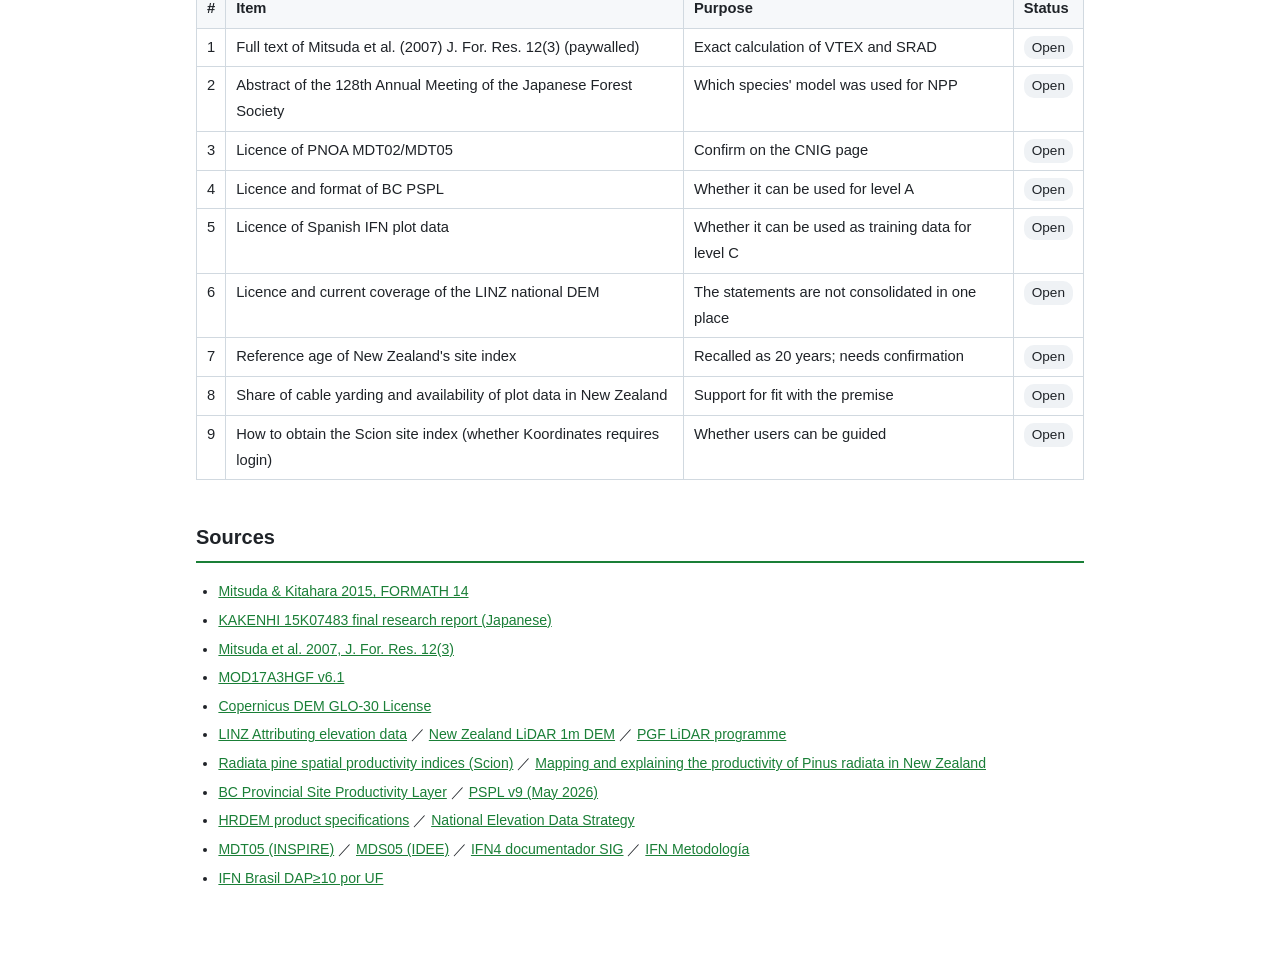
<file: overseas_research/en/02_planning_and_research.html>
<!doctype html>
<html lang="en">
<head>
<meta charset="utf-8">
<meta name="viewport" content="width=device-width, initial-scale=1">
<title>Planning and Research</title>
<link rel="stylesheet" href="../style.css">
</head>
<body>
<nav class="pages">
  <a href="index.html">Contents &amp; Progress</a>
  <a href="zoningkit_analysis.html">1 ZoningKit Analysis and Overseas Deployment</a>
  <a class="current" href="02_planning_and_research.html">2 Planning and Research</a>
  <a href="03_literature_sources.html">3 Where to Get the Papers</a>
  <a href="04_search_range.html">4 Search Range</a>
  <a class="lang" href="../02_planning_and_research.html" lang="ja">日本語</a>
</nav>
<main>

<h1>Planning and Research</h1>
<p class="meta">Record of the discussion following page 1. Firming up the plan as a premise for translation (overseas deployment) ｜ 2026-10-19</p>

<p>Contents: <a href="#base">0. Plugin premise</a> ／ <a href="#s1">1. Problem statement</a> ／ <a href="#s2">2. Organizing the issues</a> ／ <a href="#s3">3. Decided premises</a> ／ <a href="#s4">4. What the three site data elements are</a> ／ <a href="#s5">5. Ways to supply site index</a> ／ <a href="#s6">6. Country comparison</a> ／ <a href="#s7">7. Open items</a></p>

<h2 id="base">0. Plugin premise: how the site index works</h2>
<p class="meta">Added 2026-10-19. Based on comparing the "Guide to Forest Zoning Considering Profitability and Disaster Risk" (Forestry Agency, revised March 2026, in Japanese; freely available from the G-Spatial Information Center: <a href="https://www.geospatial.jp/ckan/dataset/rinya-morizon-dateset/resource/a4d0ae9c-36e8-48c6-8474-3d1d4312e061">Forest Zoning Guide (R8.3 revision)</a>) with the plugin code (<code>processes/raster_writer/siteidx.py</code>, <code>profit.py</code>)</p>

<h3>The guide's formula differs from the code's formula</h3>
<p>Formula in the MEMO on p.70 of the guide:</p>
<pre>Sugi site index = 21.28 + 1.028*NPP − 1.001*SRAD − 1.111*VTEX</pre>
<p>Formula the plugin actually calculates:</p>
<pre>Sugi site index = 21.28 + (NPP − 15.82)×1.028 − (SRAD − 1347.09)×0.01×1.001 − (VTEX − 58.85)×0.01×1.111</pre>
<p>The guide's formula omits subtracting a reference value from each input (15.82, 1347.09, 58.85) and the ×0.01. Calculated as written in the guide, with SRAD around 1400 the result would be something like −1400 m, which makes no sense. This is an issue with how the original guide is written.</p>

<h3>How to read the formula</h3>
<p>It has the form "tree height at an average site ± adjustments for conditions".</p>
<ul>
<li><strong>a (21.28 for sugi):</strong> the site index when NPP, SRAD and VTEX are at their reference values (b, d, f; probably the means of the fitting data). At an average site, about 21 m at age 40</li>
<li><strong>Each term:</strong> adds for conditions better than the reference, subtracts for worse ones</li>
<li><strong>×0.01:</strong> likely a conversion to align the magnitude of SRAD and VTEX values (basis unconfirmed)</li>
</ul>

<h3>What the three elements are and why they matter</h3>
<div class="table-wrap">
<table>
<tr><th>Element</th><th>What it is</th><th>Effect on site index</th><th>Rationale</th></tr>
<tr><td>NPP (net primary productivity)</td><td>How much plants can grow in a year on that land, determined by climate alone: carbon absorbed by photosynthesis minus carbon released by respiration. Calculated on a 1 km grid by running Prof. Mitsuda's growth model with climate data</td><td>Positive (higher means better site)</td><td>Trees grow better where it is warm and the air is not too dry. Represents broad-scale (regional) differences</td></tr>
<tr><td>SRAD (solar radiation index)</td><td>How sunlight hits the surface, determined by slope aspect and steepness. Highest on steep south-facing slopes</td><td>Negative (stronger sun means poorer site)</td><td>Strong sunlight dries the soil. Sugi is sensitive to drought, so it grows better on shaded north-facing or valley slopes</td></tr>
<tr><td>VTEX (topographic exposure / concavity)</td><td>How far the cell looks down on low points in the eight surrounding directions. High on ridges, low in valleys</td><td>Negative (ridges mean poorer site)</td><td>Ridges are wind-exposed and dry, and water does not collect there. Valleys collect water and stay moist</td></tr>
</table>
</div>
<p>In short, the idea is to take "the land's base capacity determined by climate (NPP)" and subtract "susceptibility to drying (SRAD, VTEX)". The statement on p.16 of the guide that "topographic indices related to soil moisture, which strongly affects plant growth, … are highly correlated with site index" is the reason SRAD and VTEX are used.</p>

<h3>Differences in coefficients between species</h3>
<div class="table-wrap">
<table>
<tr><th>Species</th><th>NPP (climate)</th><th>SRAD (sunlight)</th><th>VTEX (ridge)</th><th>Character it suggests</th></tr>
<tr><td>Sugi</td><td>1.028</td><td>1.001</td><td>1.111</td><td>Sensitive to both climate and drying. Prefers moist valleys and north-facing slopes</td></tr>
<tr><td>Hinoki</td><td>0.969</td><td><strong>0.093</strong></td><td>0.862</td><td>Sensitive to climate, but almost unaffected by sunlight</td></tr>
<tr><td>Karamatsu</td><td><strong>0.129</strong></td><td>0.294</td><td>1.125</td><td>Climate differences matter little; ridge versus valley is the main factor</td></tr>
</table>
</div>

<h3>How much each element matters (estimate with zone VIII values, sugi)</h3>
<p>Values obtained by putting the 1st–99th percentiles of the data (table on page 1) into the formula.</p>
<ul>
<li>NPP: −4.5 m to +1.6 m (range about 6 m)</li>
<li>SRAD: +6.8 m to −3.1 m (range about 10 m)</li>
<li>VTEX: +0.7 m to −1.2 m (range about 2 m)</li>
</ul>
<p>For sugi in zone VIII, sunlight (SRAD) has the largest effect.</p>

<h3>How the plugin uses it</h3>
<ol>
<li>Create site index rasters for the three species (<code>siteidx.py</code>)</li>
<li>The user picks one species and sets two thresholds to divide it into scores of 1, 2 and 3 (<code>profit.py</code>)</li>
<li>That score is added to the scores for "yarding efficiency" and "distance from roads" to give "profitability"</li>
<li>Profitability and disaster risk are combined for zoning</li>
</ol>
<div class="note">The site index is used only to divide sites into scores; the height values themselves do not remain in the calculation. This is why the guide says to "treat it as a relative value": the design works as long as the ranking of sites is correct. Outside Japan, the formula need not be reproduced exactly; any indicator that correctly ranks site quality can be used.</div>

<h2 id="s1">1. Problem statement (user)</h2>
<ul>
<li>If <code>morizon_next copy</code> is to be translated: page 1 lists Spain, Canada and Brazil as examples, but whether to proceed with these as the first countries needs to be considered</li>
<li>Assuming open data is used as page 1 suggests, there is also the question of whether that is possible</li>
<li>The plan needs to be firmed up as a premise</li>
</ul>
<p>Note: the CRS notation in the code mentioned in page 1 (JGD2011 vs. JGD2000) is an issue of the original MORIZON and is not addressed.</p>

<h2 id="s2">2. Organizing the issues (Claude)</h2>
<h3>Current state of translation</h3>
<p>Files using <code>tr()</code>: 0. Python files with hard-coded Japanese: 74; .ui files: 3; <code>docs/manual.html</code> is also in Japanese. There is no translation infrastructure yet.</p>
<h3>Translation and localization are separate tasks</h3>
<ul>
<li><strong>Translation:</strong> wrapping strings in <code>tr()</code> and preparing .ts/.qm files. Needed for any country and can proceed without waiting for the country choice</li>
<li><strong>Localization:</strong> replacing site index, DEM, CRS and harvesting systems. Directly depends on the country choice and open data feasibility</li>
</ul>
<h3>Questions on whether open data really works</h3>
<ol>
<li>Are the definitions known: how NPP, SRAD and VTEX are made (prerequisite)</li>
<li>Licence: does the plugin fetch source data at run time, or do we host and distribute processed data</li>
<li>Access: stable URLs, whether authentication is required, whether automated access is permitted (precedent: blocked by the Shizuoka Prefecture open data portal)</li>
<li>Scientific validity: the gap between satellite canopy height and "dominant tree height". A trial in one region is needed</li>
</ol>
<h3>Proposed steps</h3>
<ol>
<li>Decide the purpose and audience</li>
<li>Confirm the definitions of the three elements</li>
<li>Compare candidate countries</li>
<li>Open data feasibility for each candidate country</li>
<li>Trial in one region (translation infrastructure in parallel)</li>
</ol>

<h2 id="s3">3. Decided premises (user)</h2>
<div class="table-wrap">
<table>
<tr><th>Item</th><th>Answer</th></tr>
<tr><td>Purpose</td><td>Simply interested in whether there are countries where this system can be used effectively; no local contacts are assumed. As a characteristic of QGIS, if users can prepare the data and the plugin can guide or create that preparation, it can be offered as a good tool. Interested in this as a designer</td></tr>
<tr><td>Translation scope</td><td>Everything, as a general-purpose tool. English first. Depending on where the open data comes from, that country's language may take priority</td></tr>
<tr><td>Next task</td><td>Proceed with research (definitions of the three elements, country comparison, open data feasibility)</td></tr>
</table>
</div>

<h2 id="s4">4. What the three site data elements are (research)</h2>
<h3>Source</h3>
<p>"Mitsuda, Y. and Kitahara, F. (2017)" is a conference presentation, not a paper: Mitsuda, Y. and Kitahara, F. "Estimating the distribution of site index of sugi, hinoki and karamatsu across Japan", 128th Annual Meeting of the Japanese Forest Society (Kagoshima), 27 March 2017. An outcome of KAKENHI 15K07483 (2015–2017, PI: Yasushi Mitsuda). The abstract itself was not yet confirmed at this point (see <a href="03_literature_sources.html">page 3</a>).</p>
<h3>Definitions (from the papers)</h3>
<p>For the meaning of each element and why it affects the site index, see <a href="#base">0. Plugin premise</a>.</p>
<div class="table-wrap">
<table>
<tr><th>Element</th><th>Definition</th><th>Can it be made abroad?</th></tr>
<tr><td>SRAD</td><td>Solar radiation index. Calculated from the solar zenith and azimuth angles and the slope and aspect of the surface (Smith et al. 1980). Sunlight intensity related to soil drying. 50 m</td><td><span class="status done">Yes</span> From a DEM with the QGIS raster calculator</td></tr>
<tr><td>VTEX</td><td>Vertical exposure index. Sum of nadir angles in eight directions (Mitsuda et al. 2007). Susceptibility to wind-driven evapotranspiration. 50 m</td><td><span class="status done">Yes</span> Search distance etc. to be confirmed in Mitsuda et al. 2007</td></tr>
<tr><td>NPP</td><td>Mean growth over 10 years simulated on a 1 km grid with a carbon-balance-based stand growth model, with uniform initial conditions. Climate 1971–2000. Higher where temperature is high and atmospheric dryness is low</td><td><span class="status todo">Not the same thing</span> Output of a model tuned to Japanese species</td></tr>
</table>
</div>
<p>The fitting used the GSI 50 m DEM, the Japan Meteorological Agency 1 km gridded climate data, and the nationwide Japanese National Forest Inventory (NFI).</p>
<div class="note">There is only one NPP raster, used in common for all three species. Which species' model was used must be confirmed in the abstract.</div>
<p><strong>Conclusion:</strong> outside Japan, it will be rebuilt as "a climate factor replacing NPP (MODIS NPP 500 m, WorldClim temperature and dryness, etc.) + SRAD and VTEX + coefficients fitted locally". The form of the formula (a constant plus three linear terms) can be kept.</p>

<h2 id="s5">5. Ways to supply site index (design draft)</h2>
<p>Three levels, assuming users prepare the data and the plugin guides or creates it.</p>
<div class="table-wrap">
<table>
<tr><th>Level</th><th>What the user prepares</th><th>What the plugin does</th><th>Suited regions</th></tr>
<tr><td>A. Ready-made site index</td><td>A local site index raster</td><td>Point to sources, align CRS and extent</td><td>New Zealand, British Columbia (Canada), etc.</td></tr>
<tr><td>B. Calculate from three elements</td><td>DEM, climate data (download guided)</td><td>Automatically create SRAD and VTEX from the DEM. Coefficients are defaults or entered manually</td><td>Regions without a ready-made site index</td></tr>
<tr><td>C. Fit coefficients</td><td>Plot CSV with height, age, species and coordinates</td><td>Sample the three elements at plot locations and fit coefficients</td><td>Users with survey data. Vegetation survey summaries come in here</td></tr>
</table>
</div>
<ul>
<li>The current plugin's "custom site index" input field is the basis for A. B and C are new</li>
<li>For licensing, the safest approach is not to bundle or relay data, but to guide users to obtain it themselves. Even non-commercial, no-derivatives data (Scion) remains usable by users themselves</li>
<li>Other replacements: CRS (UTM, etc.), DEM (global default Copernicus DEM 30 m), buildings and roads (OpenStreetMap), yarding efficiency (existing editor), reference age (configurable per species)</li>
</ul>

<h2 id="s6">6. Country comparison (first pass)</h2>
<p>Criteria: fit with the tool's premise (dividing steep plantation forests into production and protection), data, ready-made site index, language. The three countries in page 1 were examples without a stated rationale, so New Zealand was added.</p>
<div class="table-wrap">
<table>
<tr><th></th><th>New Zealand</th><th>Canada (BC)</th><th>Spain</th><th>Brazil</th></tr>
<tr><th>Language</th><td>English</td><td>English, French</td><td>Spanish</td><td>Portuguese</td></tr>
<tr><th>Fit with premise</th><td>Steep radiata pine plantations (share of cable yarding unconfirmed)</td><td>Steep terrain exists but mainly natural forests</td><td>Pine and eucalyptus plantations in northern mountains</td><td>Short-rotation eucalyptus, mostly flat</td></tr>
<tr><th>DEM</th><td>National LiDAR 1 m, CC BY 4.0, over 80% of the country</td><td>HRDEM 1–2 m (OGL, partial coverage), MRDEM 30 m (full coverage)</td><td>PNOA LiDAR MDT 2 m/5 m (CC BY 4.0 to be confirmed)</td><td>No national high-resolution DEM confirmed</td></tr>
<tr><th>Ready-made site index</th><td>Scion site index and 300 Index (25 m). CC BY-NC-ND 4.0</td><td>PSPL (22 species). Licence unconfirmed</td><td>Not found</td><td>Not found</td></tr>
<tr><th>Plot data</th><td>Unconfirmed</td><td>Partly application-based; the province protects coordinates</td><td>Georeferenced since IFN3 (Access format), licence unconfirmed</td><td>State CSVs have diameter only; licence shown as "none"</td></tr>
</table>
</div>
<p>Global common data: Copernicus DEM GLO-30 (free; attribution notice and disclaimer required), MODIS NPP (stated as having no restrictions on use or redistribution).</p>
<p><strong>Provisional view (not a decision):</strong> 1. New Zealand　2. British Columbia, Canada　3. Spain (gateway to the Spanish-speaking world)　4. Brazil (candidate for later)</p>

<h2 id="s7">7. Open items</h2>
<div class="table-wrap">
<table>
<tr><th>#</th><th>Item</th><th>Purpose</th><th>Status</th></tr>
<tr><td>1</td><td>Full text of Mitsuda et al. (2007) J. For. Res. 12(3) (paywalled)</td><td>Exact calculation of VTEX and SRAD</td><td><span class="status todo">Open</span></td></tr>
<tr><td>2</td><td>Abstract of the 128th Annual Meeting of the Japanese Forest Society</td><td>Which species' model was used for NPP</td><td><span class="status todo">Open</span></td></tr>
<tr><td>3</td><td>Licence of PNOA MDT02/MDT05</td><td>Confirm on the CNIG page</td><td><span class="status todo">Open</span></td></tr>
<tr><td>4</td><td>Licence and format of BC PSPL</td><td>Whether it can be used for level A</td><td><span class="status todo">Open</span></td></tr>
<tr><td>5</td><td>Licence of Spanish IFN plot data</td><td>Whether it can be used as training data for level C</td><td><span class="status todo">Open</span></td></tr>
<tr><td>6</td><td>Licence and current coverage of the LINZ national DEM</td><td>The statements are not consolidated in one place</td><td><span class="status todo">Open</span></td></tr>
<tr><td>7</td><td>Reference age of New Zealand's site index</td><td>Recalled as 20 years; needs confirmation</td><td><span class="status todo">Open</span></td></tr>
<tr><td>8</td><td>Share of cable yarding and availability of plot data in New Zealand</td><td>Support for fit with the premise</td><td><span class="status todo">Open</span></td></tr>
<tr><td>9</td><td>How to obtain the Scion site index (whether Koordinates requires login)</td><td>Whether users can be guided</td><td><span class="status todo">Open</span></td></tr>
</table>
</div>

<h2>Sources</h2>
<ul class="sources">
<li><a href="https://www.jstage.jst.go.jp/article/formath/14/0/14_14.003/_article">Mitsuda &amp; Kitahara 2015, FORMATH 14</a></li>
<li><a href="https://kaken.nii.ac.jp/ja/file/KAKENHI-PROJECT-15K07483/15K07483seika.pdf">KAKENHI 15K07483 final research report (Japanese)</a></li>
<li><a href="https://link.springer.com/article/10.1007/s10310-007-0004-1">Mitsuda et al. 2007, J. For. Res. 12(3)</a></li>
<li><a href="https://developers.google.cn/earth-engine/datasets/catalog/MODIS_061_MOD17A3HGF">MOD17A3HGF v6.1</a></li>
<li><a href="https://documentation.dataspace.copernicus.eu/APIs/SentinelHub/Data/DEM/resources/license/License-COPDEM-30.pdf">Copernicus DEM GLO-30 License</a></li>
<li><a href="https://www.linz.govt.nz/products-services/data/licensing-and-using-data/attributing-elevation-or-aerial-imagery-data">LINZ Attributing elevation data</a> ／ <a href="https://catalogue.data.govt.nz/dataset/new-zealand-lidar-1m-dem1">New Zealand LiDAR 1m DEM</a> ／ <a href="https://www.linz.govt.nz/node/5917">PGF LiDAR programme</a></li>
<li><a href="https://landuseopportunities.nz/dataset/radiata-pine-spatial-productivity-indices">Radiata pine spatial productivity indices (Scion)</a> ／ <a href="https://nzif.org.nz/nzif-journal/publications/article/22589">Mapping and explaining the productivity of Pinus radiata in New Zealand</a></li>
<li><a href="https://www2.gov.bc.ca/gov/content/industry/forestry/managing-our-forest-resources/forest-inventory/site-productivity/provincial-site-productivity-layer">BC Provincial Site Productivity Layer</a> ／ <a href="https://www2.gov.bc.ca/assets/gov/farming-natural-resources-and-industry/forestry/stewardship/forest-analysis-inventory/site-productivity/psplv9_14may2026.pdf">PSPL v9 (May 2026)</a></li>
<li><a href="https://canwinmap.ad.umanitoba.ca/documents/222">HRDEM product specifications</a> ／ <a href="https://natural-resources.canada.ca/maps-tools-publications/satellite-elevation-air-photos/national-elevation-data-strategy">National Elevation Data Strategy</a></li>
<li><a href="https://inspire-geoportal.ec.europa.eu/srv/api/records/spaignMDT05">MDT05 (INSPIRE)</a> ／ <a href="https://idee.es/csw-inspire-idee/static/api/records/spaignMDS">MDS05 (IDEE)</a> ／ <a href="https://www.miteco.gob.es/content/dam/miteco/es/biodiversidad/temas/inventarios-nacionales/documentador_sig_tcm30-536622.pdf">IFN4 documentador SIG</a> ／ <a href="https://www.miteco.gob.es/content/dam/miteco/es/biodiversidad/estadisticas/inventarios-nacionales/IFN-Metodolog%C3%ADa.pdf">IFN Metodología</a></li>
<li><a href="https://dados.florestal.gov.br/dataset/dap-10-por-uf-ifn/resource/7f87fb74-7639-46d5-ae52-c39fbc61e78b">IFN Brasil DAP≥10 por UF</a></li>
</ul>

</main>
</body>
</html>
</file>
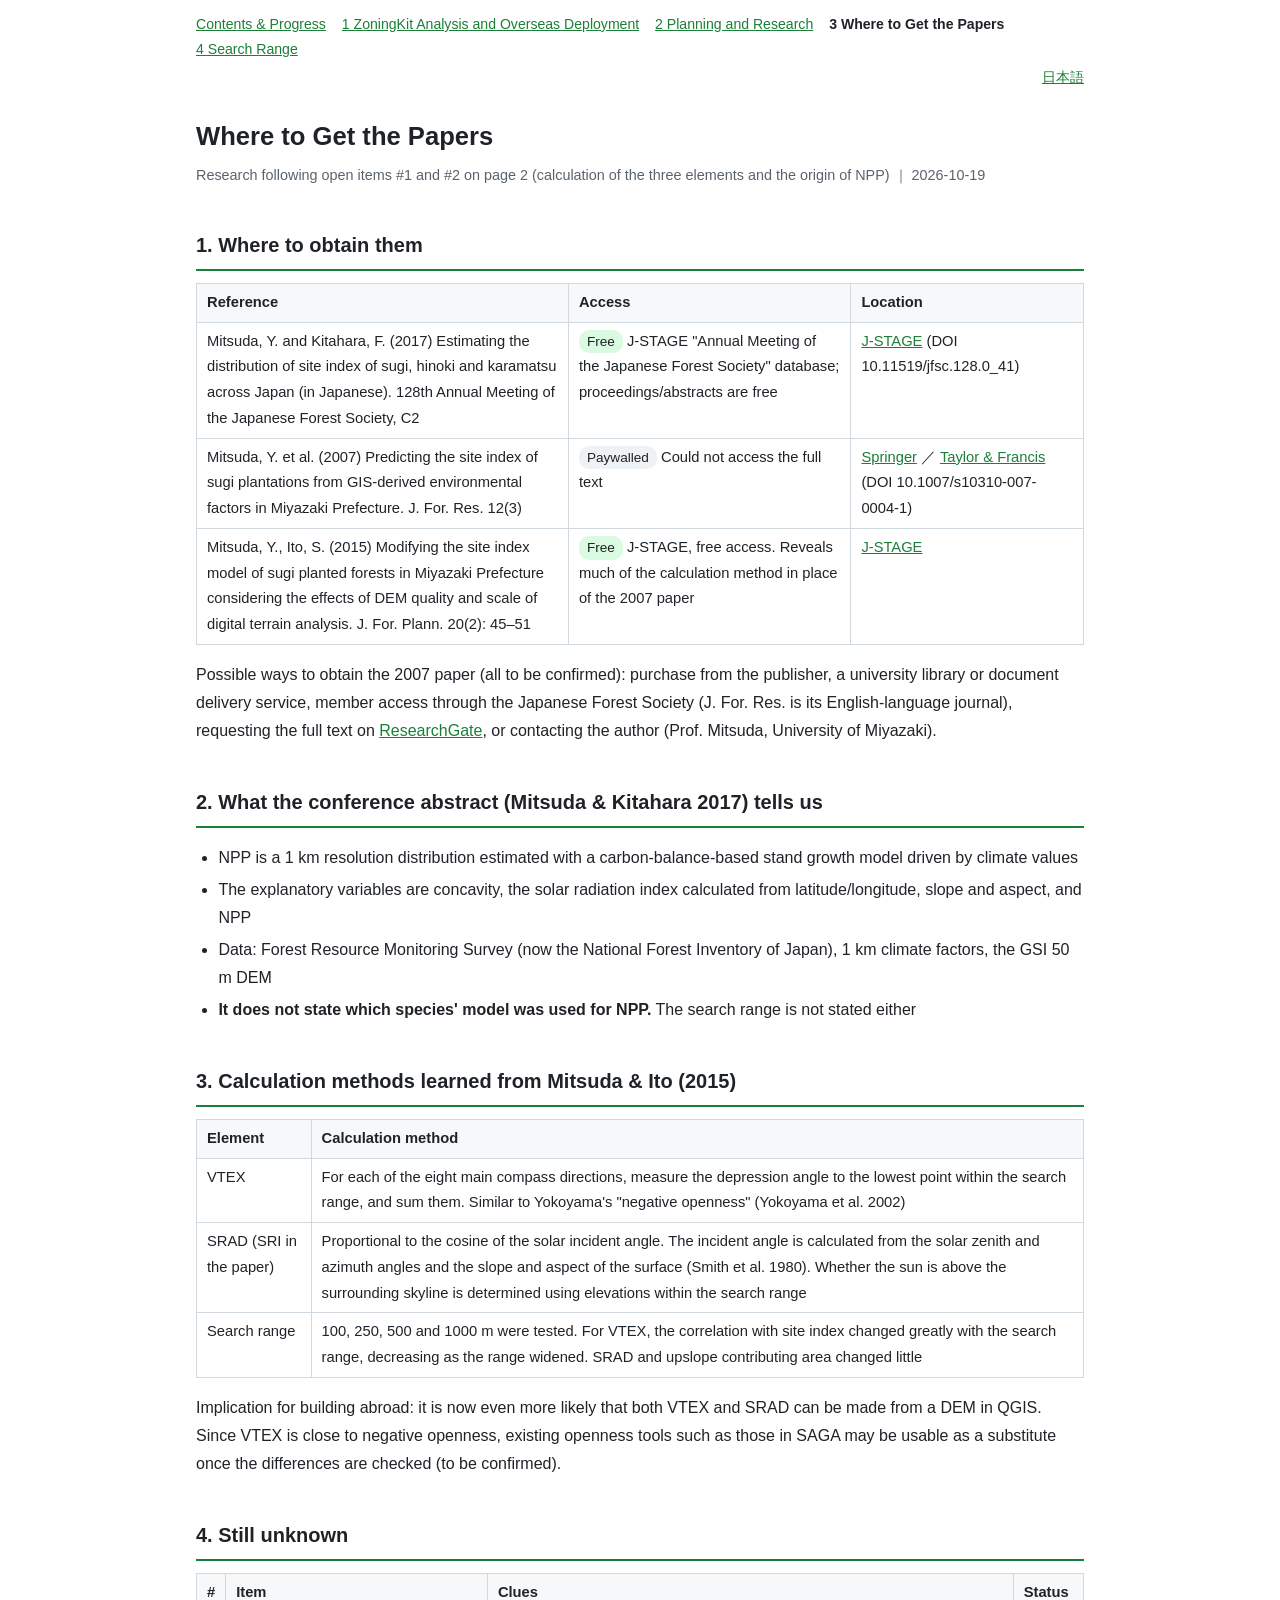
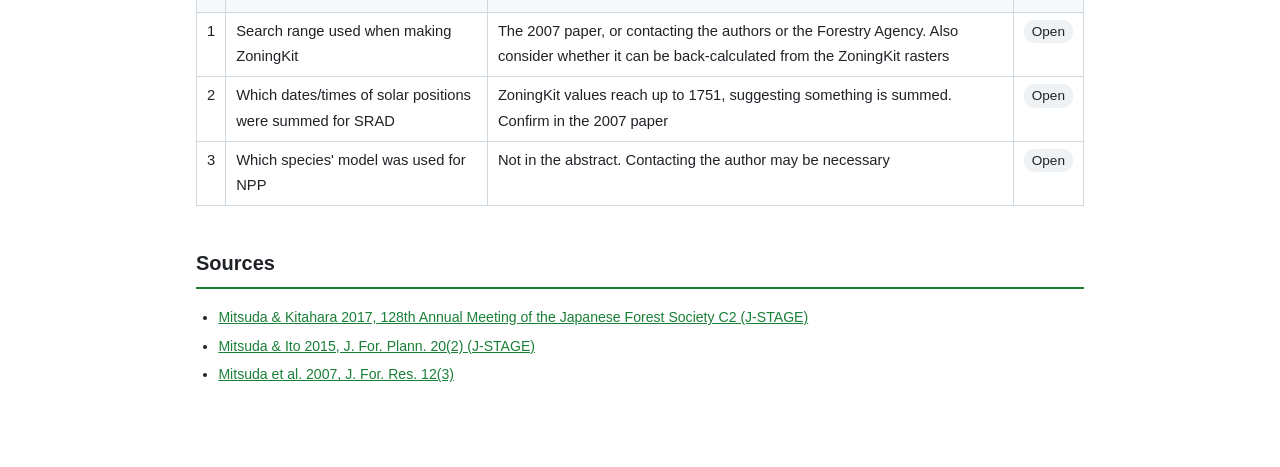
<file: overseas_research/en/03_literature_sources.html>
<!doctype html>
<html lang="en">
<head>
<meta charset="utf-8">
<meta name="viewport" content="width=device-width, initial-scale=1">
<title>Where to Get the Papers</title>
<link rel="stylesheet" href="../style.css">
</head>
<body>
<nav class="pages">
  <a href="index.html">Contents &amp; Progress</a>
  <a href="zoningkit_analysis.html">1 ZoningKit Analysis and Overseas Deployment</a>
  <a href="02_planning_and_research.html">2 Planning and Research</a>
  <a class="current" href="03_literature_sources.html">3 Where to Get the Papers</a>
  <a href="04_search_range.html">4 Search Range</a>
  <a class="lang" href="../03_literature_sources.html" lang="ja">日本語</a>
</nav>
<main>

<h1>Where to Get the Papers</h1>
<p class="meta">Research following open items #1 and #2 on page 2 (calculation of the three elements and the origin of NPP) ｜ 2026-10-19</p>

<h2>1. Where to obtain them</h2>
<div class="table-wrap">
<table>
<tr><th>Reference</th><th>Access</th><th>Location</th></tr>
<tr><td>Mitsuda, Y. and Kitahara, F. (2017) Estimating the distribution of site index of sugi, hinoki and karamatsu across Japan (in Japanese). 128th Annual Meeting of the Japanese Forest Society, C2</td><td><span class="status done">Free</span> J-STAGE "Annual Meeting of the Japanese Forest Society" database; proceedings/abstracts are free</td><td><a href="https://www.jstage.jst.go.jp/article/jfsc/128/0/128_41/_article/-char/ja">J-STAGE</a> (DOI 10.11519/jfsc.128.0_41)</td></tr>
<tr><td>Mitsuda, Y. et al. (2007) Predicting the site index of sugi plantations from GIS-derived environmental factors in Miyazaki Prefecture. J. For. Res. 12(3)</td><td><span class="status todo">Paywalled</span> Could not access the full text</td><td><a href="https://link.springer.com/article/10.1007/s10310-007-0004-1">Springer</a> ／ <a href="https://www.tandfonline.com/doi/abs/10.1007/s10310-007-0004-1">Taylor &amp; Francis</a> (DOI 10.1007/s10310-007-0004-1)</td></tr>
<tr><td>Mitsuda, Y., Ito, S. (2015) Modifying the site index model of sugi planted forests in Miyazaki Prefecture considering the effects of DEM quality and scale of digital terrain analysis. J. For. Plann. 20(2): 45–51</td><td><span class="status done">Free</span> J-STAGE, free access. Reveals much of the calculation method in place of the 2007 paper</td><td><a href="https://www.jstage.jst.go.jp/article/jfp/20/2/20_45/_article/-char/en">J-STAGE</a></td></tr>
</table>
</div>
<p>Possible ways to obtain the 2007 paper (all to be confirmed): purchase from the publisher, a university library or document delivery service, member access through the Japanese Forest Society (J. For. Res. is its English-language journal), requesting the full text on <a href="https://www.researchgate.net/publication/226004816_Predicting_the_site_index_of_sugi_plantations_from_GIS-derived_environmental_factors_in_Miyazaki_Prefecture">ResearchGate</a>, or contacting the author (Prof. Mitsuda, University of Miyazaki).</p>

<h2>2. What the conference abstract (Mitsuda &amp; Kitahara 2017) tells us</h2>
<ul>
<li>NPP is a 1 km resolution distribution estimated with a carbon-balance-based stand growth model driven by climate values</li>
<li>The explanatory variables are concavity, the solar radiation index calculated from latitude/longitude, slope and aspect, and NPP</li>
<li>Data: Forest Resource Monitoring Survey (now the National Forest Inventory of Japan), 1 km climate factors, the GSI 50 m DEM</li>
<li><strong>It does not state which species' model was used for NPP.</strong> The search range is not stated either</li>
</ul>

<h2>3. Calculation methods learned from Mitsuda &amp; Ito (2015)</h2>
<div class="table-wrap">
<table>
<tr><th>Element</th><th>Calculation method</th></tr>
<tr><td>VTEX</td><td>For each of the eight main compass directions, measure the depression angle to the lowest point within the search range, and sum them. Similar to Yokoyama's "negative openness" (Yokoyama et al. 2002)</td></tr>
<tr><td>SRAD (SRI in the paper)</td><td>Proportional to the cosine of the solar incident angle. The incident angle is calculated from the solar zenith and azimuth angles and the slope and aspect of the surface (Smith et al. 1980). Whether the sun is above the surrounding skyline is determined using elevations within the search range</td></tr>
<tr><td>Search range</td><td>100, 250, 500 and 1000 m were tested. For VTEX, the correlation with site index changed greatly with the search range, decreasing as the range widened. SRAD and upslope contributing area changed little</td></tr>
</table>
</div>
<p>Implication for building abroad: it is now even more likely that both VTEX and SRAD can be made from a DEM in QGIS. Since VTEX is close to negative openness, existing openness tools such as those in SAGA may be usable as a substitute once the differences are checked (to be confirmed).</p>

<h2>4. Still unknown</h2>
<div class="table-wrap">
<table>
<tr><th>#</th><th>Item</th><th>Clues</th><th>Status</th></tr>
<tr><td>1</td><td>Search range used when making ZoningKit</td><td>The 2007 paper, or contacting the authors or the Forestry Agency. Also consider whether it can be back-calculated from the ZoningKit rasters</td><td><span class="status todo">Open</span></td></tr>
<tr><td>2</td><td>Which dates/times of solar positions were summed for SRAD</td><td>ZoningKit values reach up to 1751, suggesting something is summed. Confirm in the 2007 paper</td><td><span class="status todo">Open</span></td></tr>
<tr><td>3</td><td>Which species' model was used for NPP</td><td>Not in the abstract. Contacting the author may be necessary</td><td><span class="status todo">Open</span></td></tr>
</table>
</div>

<h2>Sources</h2>
<ul class="sources">
<li><a href="https://www.jstage.jst.go.jp/article/jfsc/128/0/128_41/_article/-char/ja">Mitsuda &amp; Kitahara 2017, 128th Annual Meeting of the Japanese Forest Society C2 (J-STAGE)</a></li>
<li><a href="https://www.jstage.jst.go.jp/article/jfp/20/2/20_45/_article/-char/en">Mitsuda &amp; Ito 2015, J. For. Plann. 20(2) (J-STAGE)</a></li>
<li><a href="https://link.springer.com/article/10.1007/s10310-007-0004-1">Mitsuda et al. 2007, J. For. Res. 12(3)</a></li>
</ul>

</main>
</body>
</html>
</file>
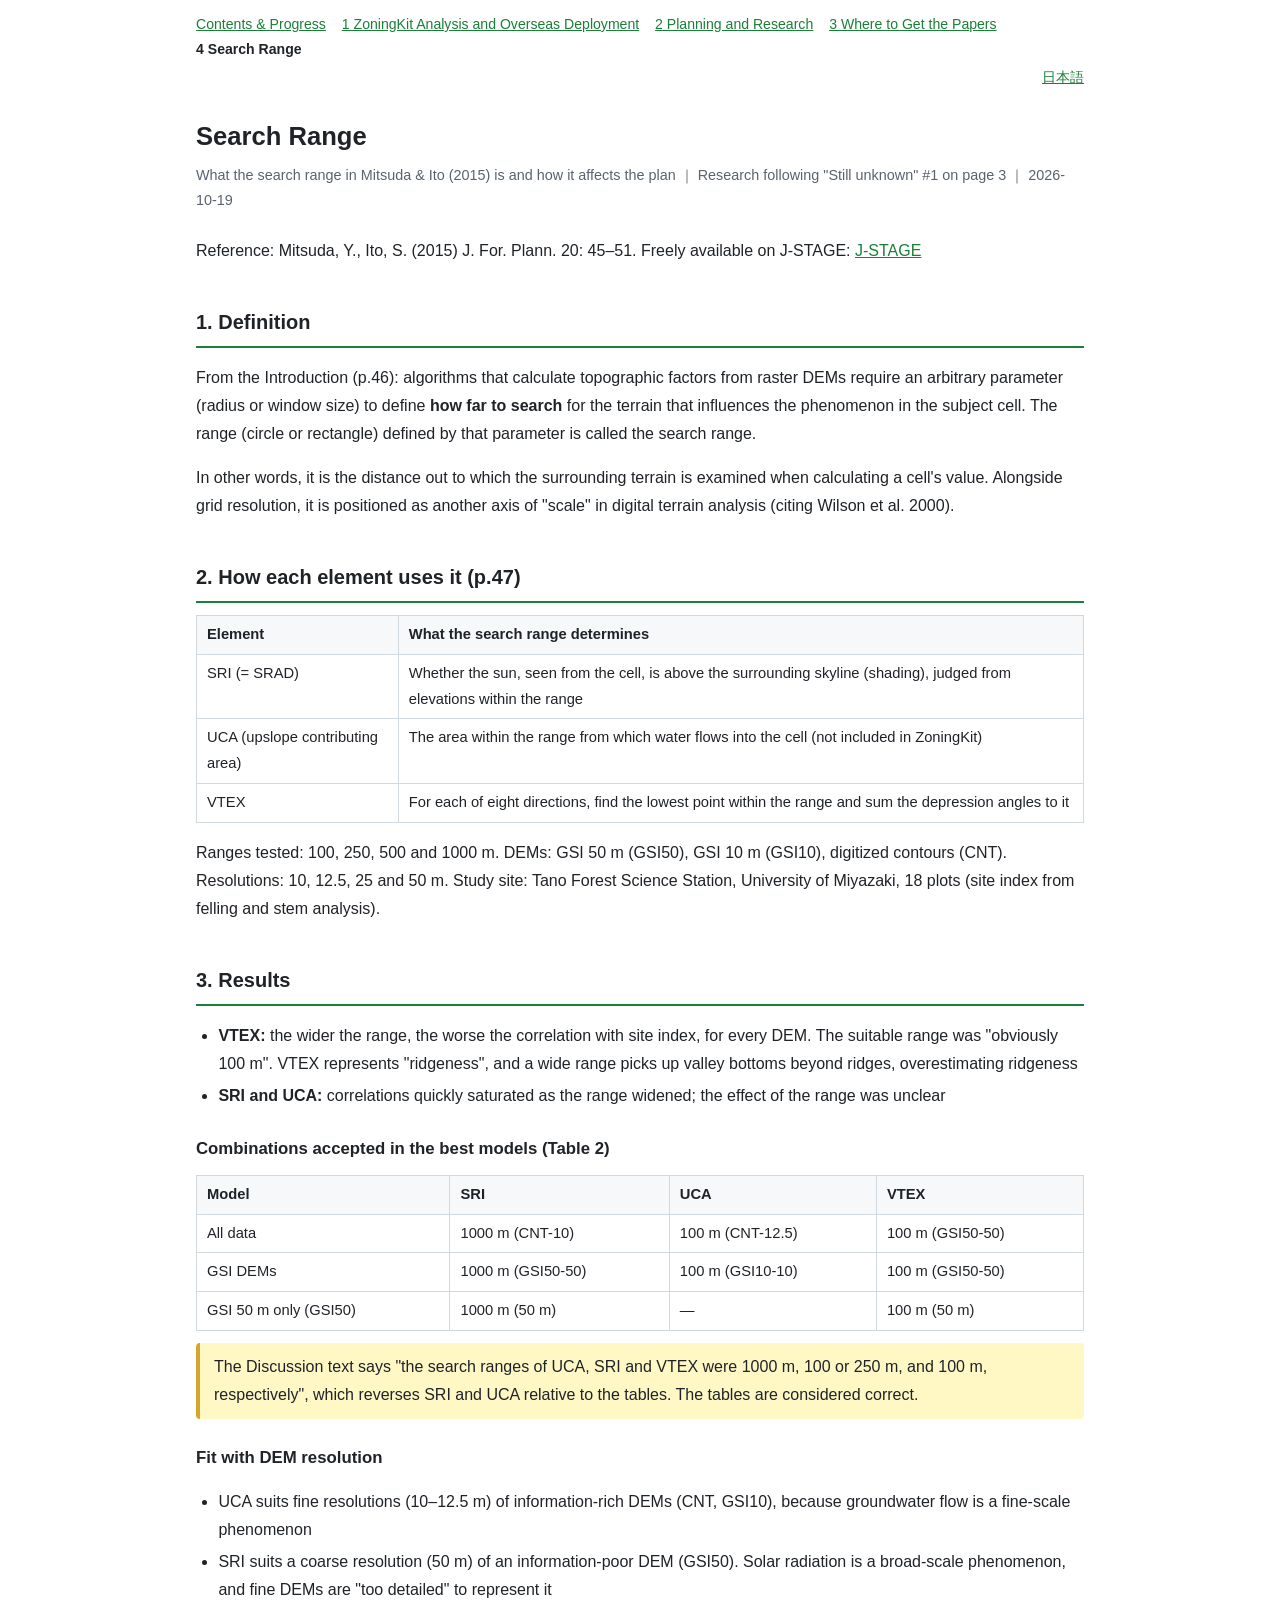
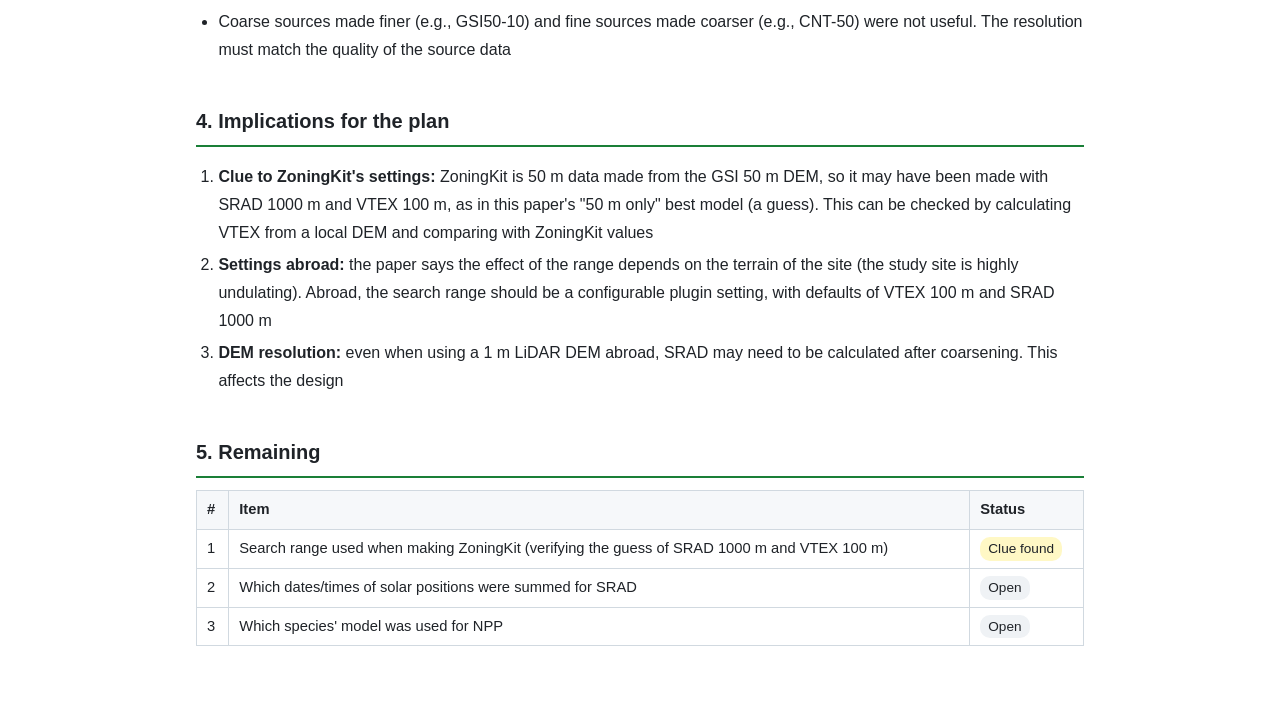
<file: overseas_research/en/04_search_range.html>
<!doctype html>
<html lang="en">
<head>
<meta charset="utf-8">
<meta name="viewport" content="width=device-width, initial-scale=1">
<title>Search Range</title>
<link rel="stylesheet" href="../style.css">
</head>
<body>
<nav class="pages">
  <a href="index.html">Contents &amp; Progress</a>
  <a href="zoningkit_analysis.html">1 ZoningKit Analysis and Overseas Deployment</a>
  <a href="02_planning_and_research.html">2 Planning and Research</a>
  <a href="03_literature_sources.html">3 Where to Get the Papers</a>
  <a class="current" href="04_search_range.html">4 Search Range</a>
  <a class="lang" href="../04_search_range.html" lang="ja">日本語</a>
</nav>
<main>

<h1>Search Range</h1>
<p class="meta">What the search range in Mitsuda &amp; Ito (2015) is and how it affects the plan ｜ Research following "Still unknown" #1 on page 3 ｜ 2026-10-19</p>

<p>Reference: Mitsuda, Y., Ito, S. (2015) J. For. Plann. 20: 45–51. Freely available on J-STAGE: <a href="https://www.jstage.jst.go.jp/article/jfp/20/2/20_45/_article/-char/en">J-STAGE</a></p>

<h2>1. Definition</h2>
<p>From the Introduction (p.46): algorithms that calculate topographic factors from raster DEMs require an arbitrary parameter (radius or window size) to define <strong>how far to search</strong> for the terrain that influences the phenomenon in the subject cell. The range (circle or rectangle) defined by that parameter is called the search range.</p>
<p>In other words, it is the distance out to which the surrounding terrain is examined when calculating a cell's value. Alongside grid resolution, it is positioned as another axis of "scale" in digital terrain analysis (citing Wilson et al. 2000).</p>

<h2>2. How each element uses it (p.47)</h2>
<div class="table-wrap">
<table>
<tr><th>Element</th><th>What the search range determines</th></tr>
<tr><td>SRI (= SRAD)</td><td>Whether the sun, seen from the cell, is above the surrounding skyline (shading), judged from elevations within the range</td></tr>
<tr><td>UCA (upslope contributing area)</td><td>The area within the range from which water flows into the cell (not included in ZoningKit)</td></tr>
<tr><td>VTEX</td><td>For each of eight directions, find the lowest point within the range and sum the depression angles to it</td></tr>
</table>
</div>
<p>Ranges tested: 100, 250, 500 and 1000 m. DEMs: GSI 50 m (GSI50), GSI 10 m (GSI10), digitized contours (CNT). Resolutions: 10, 12.5, 25 and 50 m. Study site: Tano Forest Science Station, University of Miyazaki, 18 plots (site index from felling and stem analysis).</p>

<h2>3. Results</h2>
<ul>
<li><strong>VTEX:</strong> the wider the range, the worse the correlation with site index, for every DEM. The suitable range was "obviously 100 m". VTEX represents "ridgeness", and a wide range picks up valley bottoms beyond ridges, overestimating ridgeness</li>
<li><strong>SRI and UCA:</strong> correlations quickly saturated as the range widened; the effect of the range was unclear</li>
</ul>
<h3>Combinations accepted in the best models (Table 2)</h3>
<div class="table-wrap">
<table>
<tr><th>Model</th><th>SRI</th><th>UCA</th><th>VTEX</th></tr>
<tr><td>All data</td><td>1000 m (CNT-10)</td><td>100 m (CNT-12.5)</td><td>100 m (GSI50-50)</td></tr>
<tr><td>GSI DEMs</td><td>1000 m (GSI50-50)</td><td>100 m (GSI10-10)</td><td>100 m (GSI50-50)</td></tr>
<tr><td>GSI 50 m only (GSI50)</td><td>1000 m (50 m)</td><td>—</td><td>100 m (50 m)</td></tr>
</table>
</div>
<div class="note">The Discussion text says "the search ranges of UCA, SRI and VTEX were 1000 m, 100 or 250 m, and 100 m, respectively", which reverses SRI and UCA relative to the tables. The tables are considered correct.</div>
<h3>Fit with DEM resolution</h3>
<ul>
<li>UCA suits fine resolutions (10–12.5 m) of information-rich DEMs (CNT, GSI10), because groundwater flow is a fine-scale phenomenon</li>
<li>SRI suits a coarse resolution (50 m) of an information-poor DEM (GSI50). Solar radiation is a broad-scale phenomenon, and fine DEMs are "too detailed" to represent it</li>
<li>Coarse sources made finer (e.g., GSI50-10) and fine sources made coarser (e.g., CNT-50) were not useful. The resolution must match the quality of the source data</li>
</ul>

<h2>4. Implications for the plan</h2>
<ol>
<li><strong>Clue to ZoningKit's settings:</strong> ZoningKit is 50 m data made from the GSI 50 m DEM, so it may have been made with SRAD 1000 m and VTEX 100 m, as in this paper's "50 m only" best model (a guess). This can be checked by calculating VTEX from a local DEM and comparing with ZoningKit values</li>
<li><strong>Settings abroad:</strong> the paper says the effect of the range depends on the terrain of the site (the study site is highly undulating). Abroad, the search range should be a configurable plugin setting, with defaults of VTEX 100 m and SRAD 1000 m</li>
<li><strong>DEM resolution:</strong> even when using a 1 m LiDAR DEM abroad, SRAD may need to be calculated after coarsening. This affects the design</li>
</ol>

<h2>5. Remaining</h2>
<div class="table-wrap">
<table>
<tr><th>#</th><th>Item</th><th>Status</th></tr>
<tr><td>1</td><td>Search range used when making ZoningKit (verifying the guess of SRAD 1000 m and VTEX 100 m)</td><td><span class="status part">Clue found</span></td></tr>
<tr><td>2</td><td>Which dates/times of solar positions were summed for SRAD</td><td><span class="status todo">Open</span></td></tr>
<tr><td>3</td><td>Which species' model was used for NPP</td><td><span class="status todo">Open</span></td></tr>
</table>
</div>

</main>
</body>
</html>
</file>
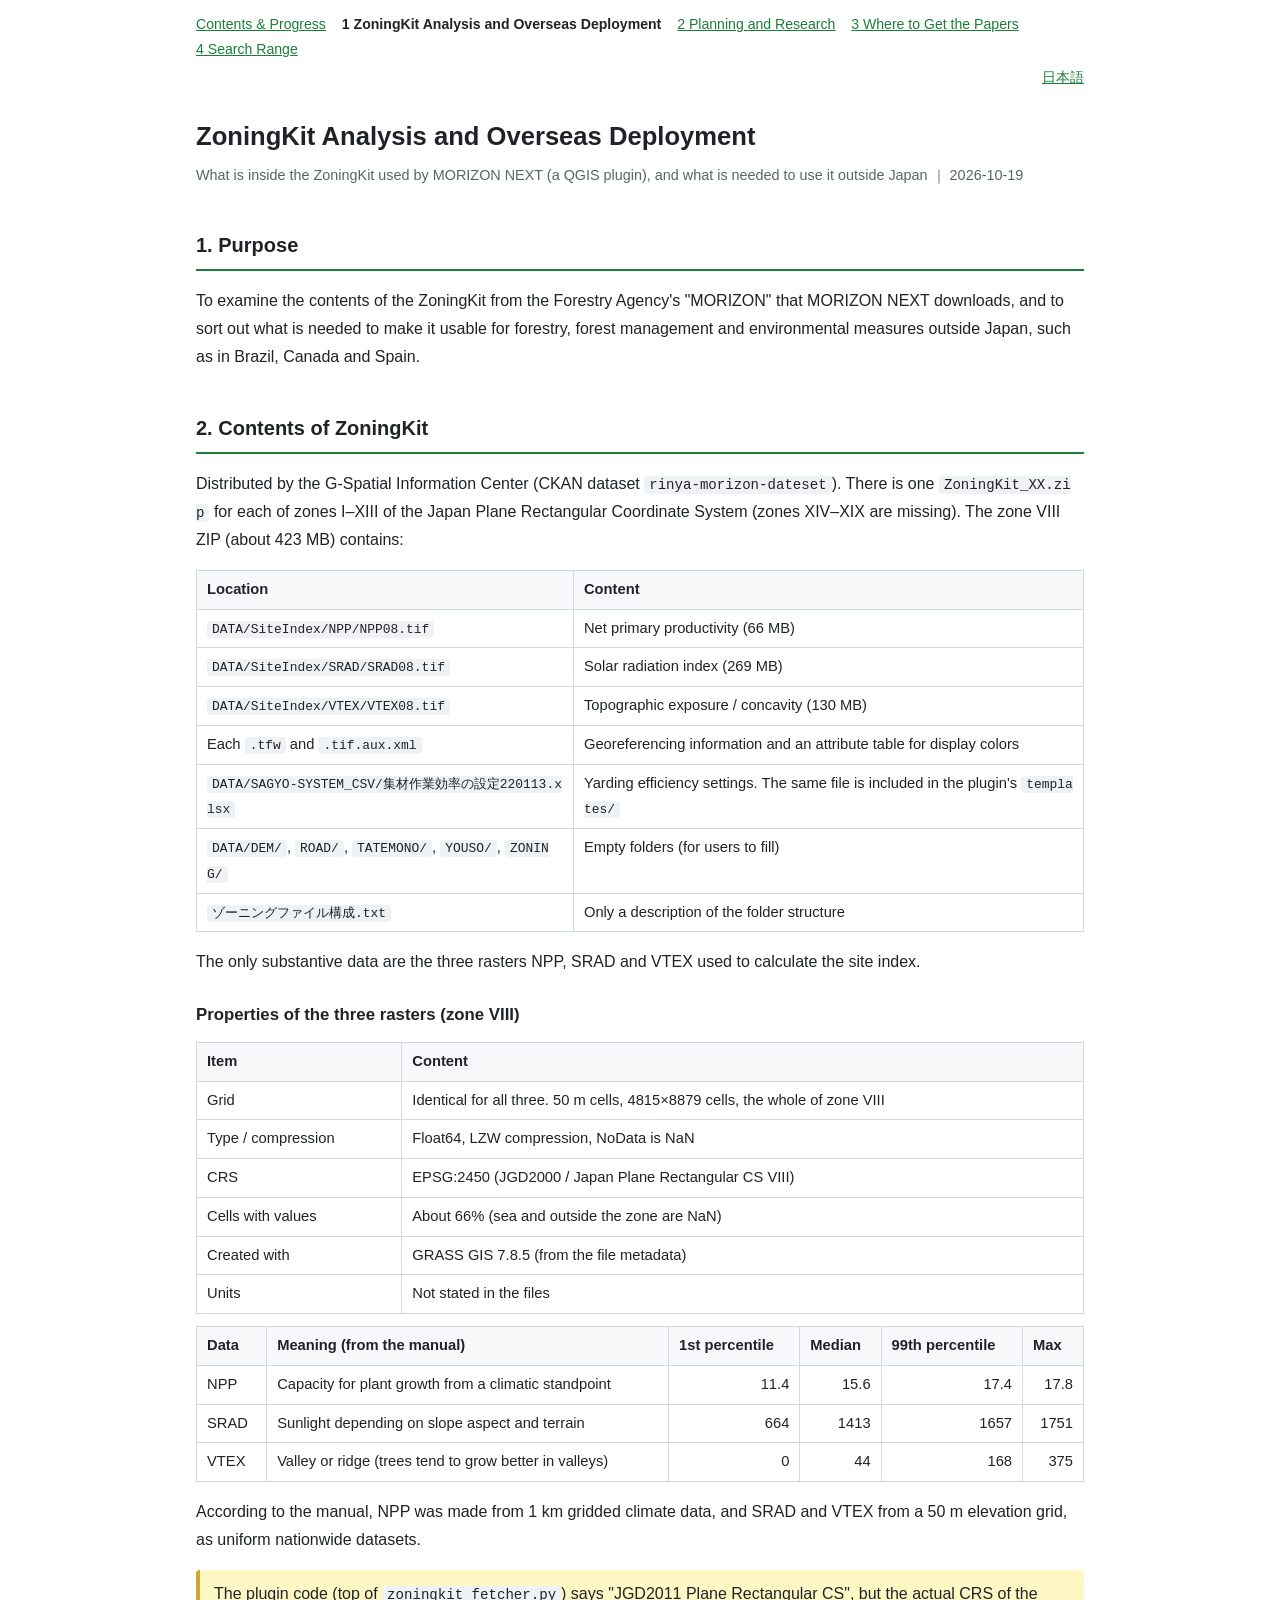
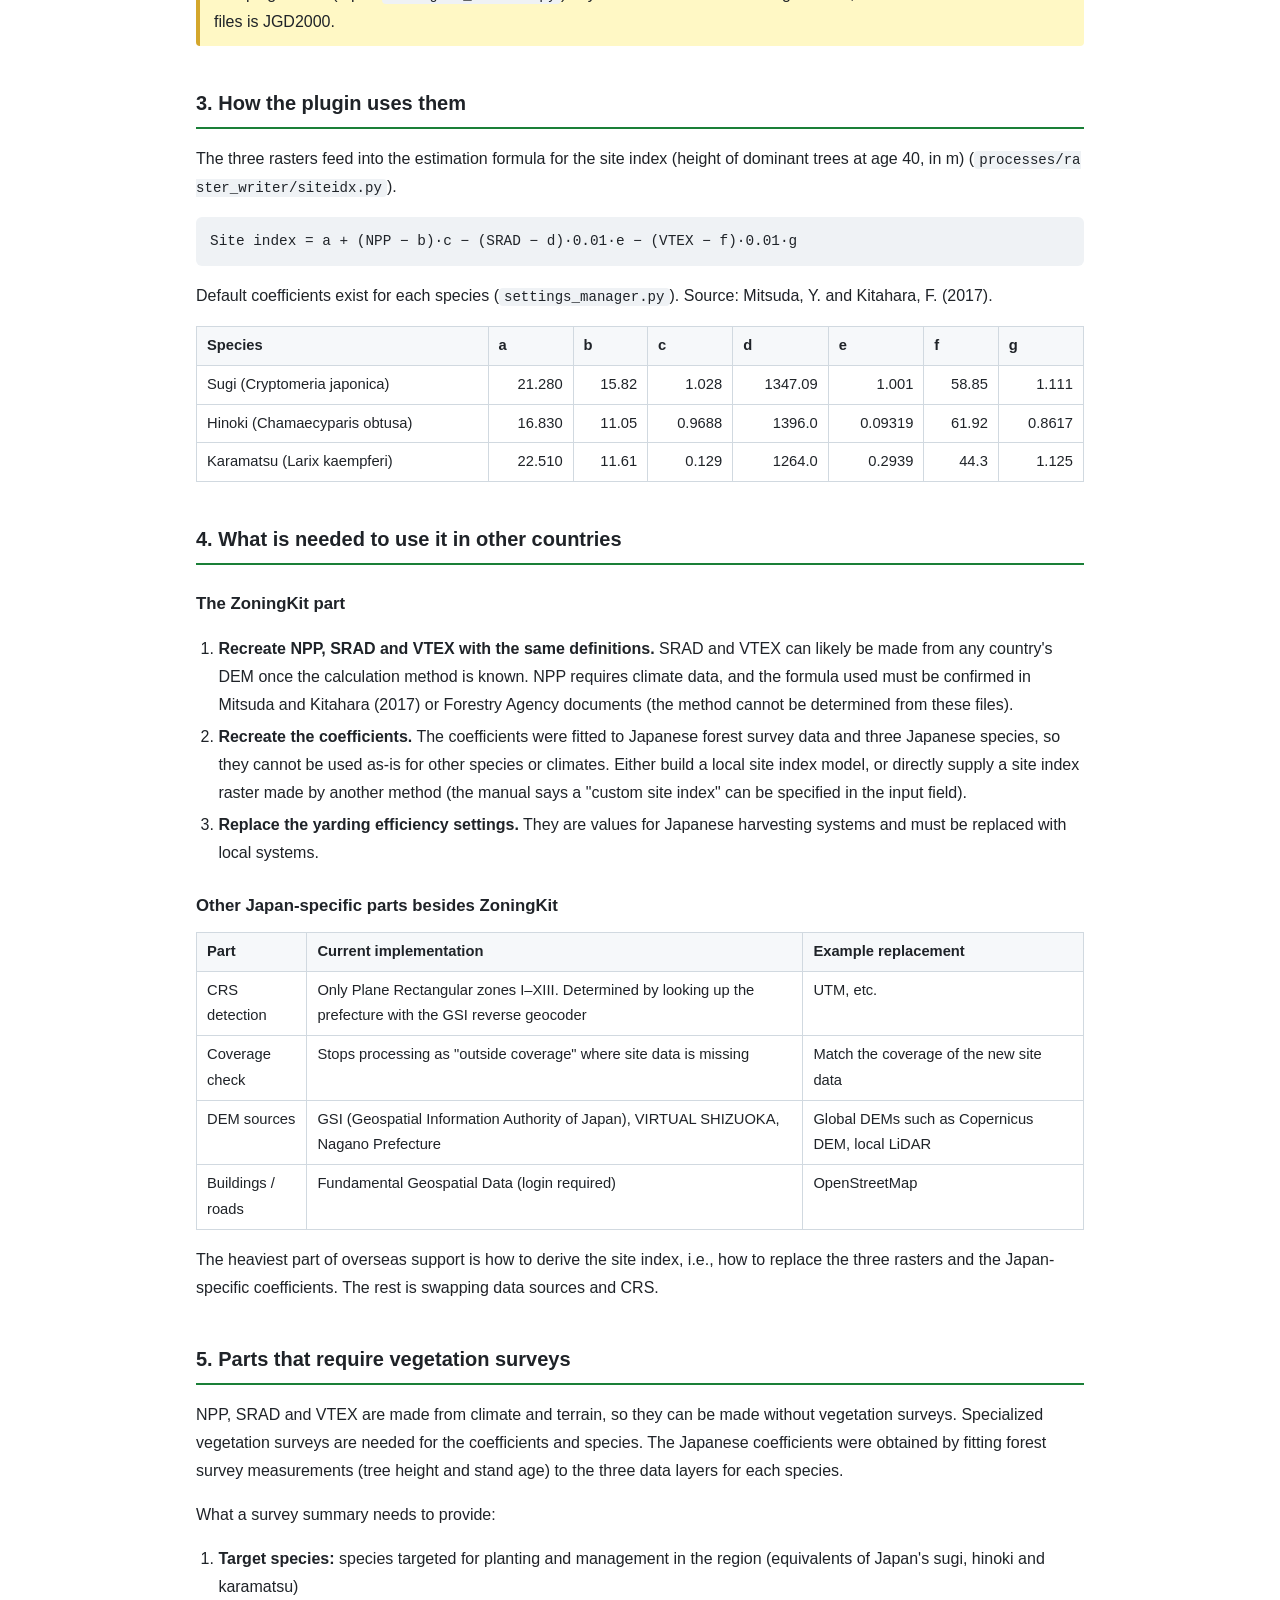
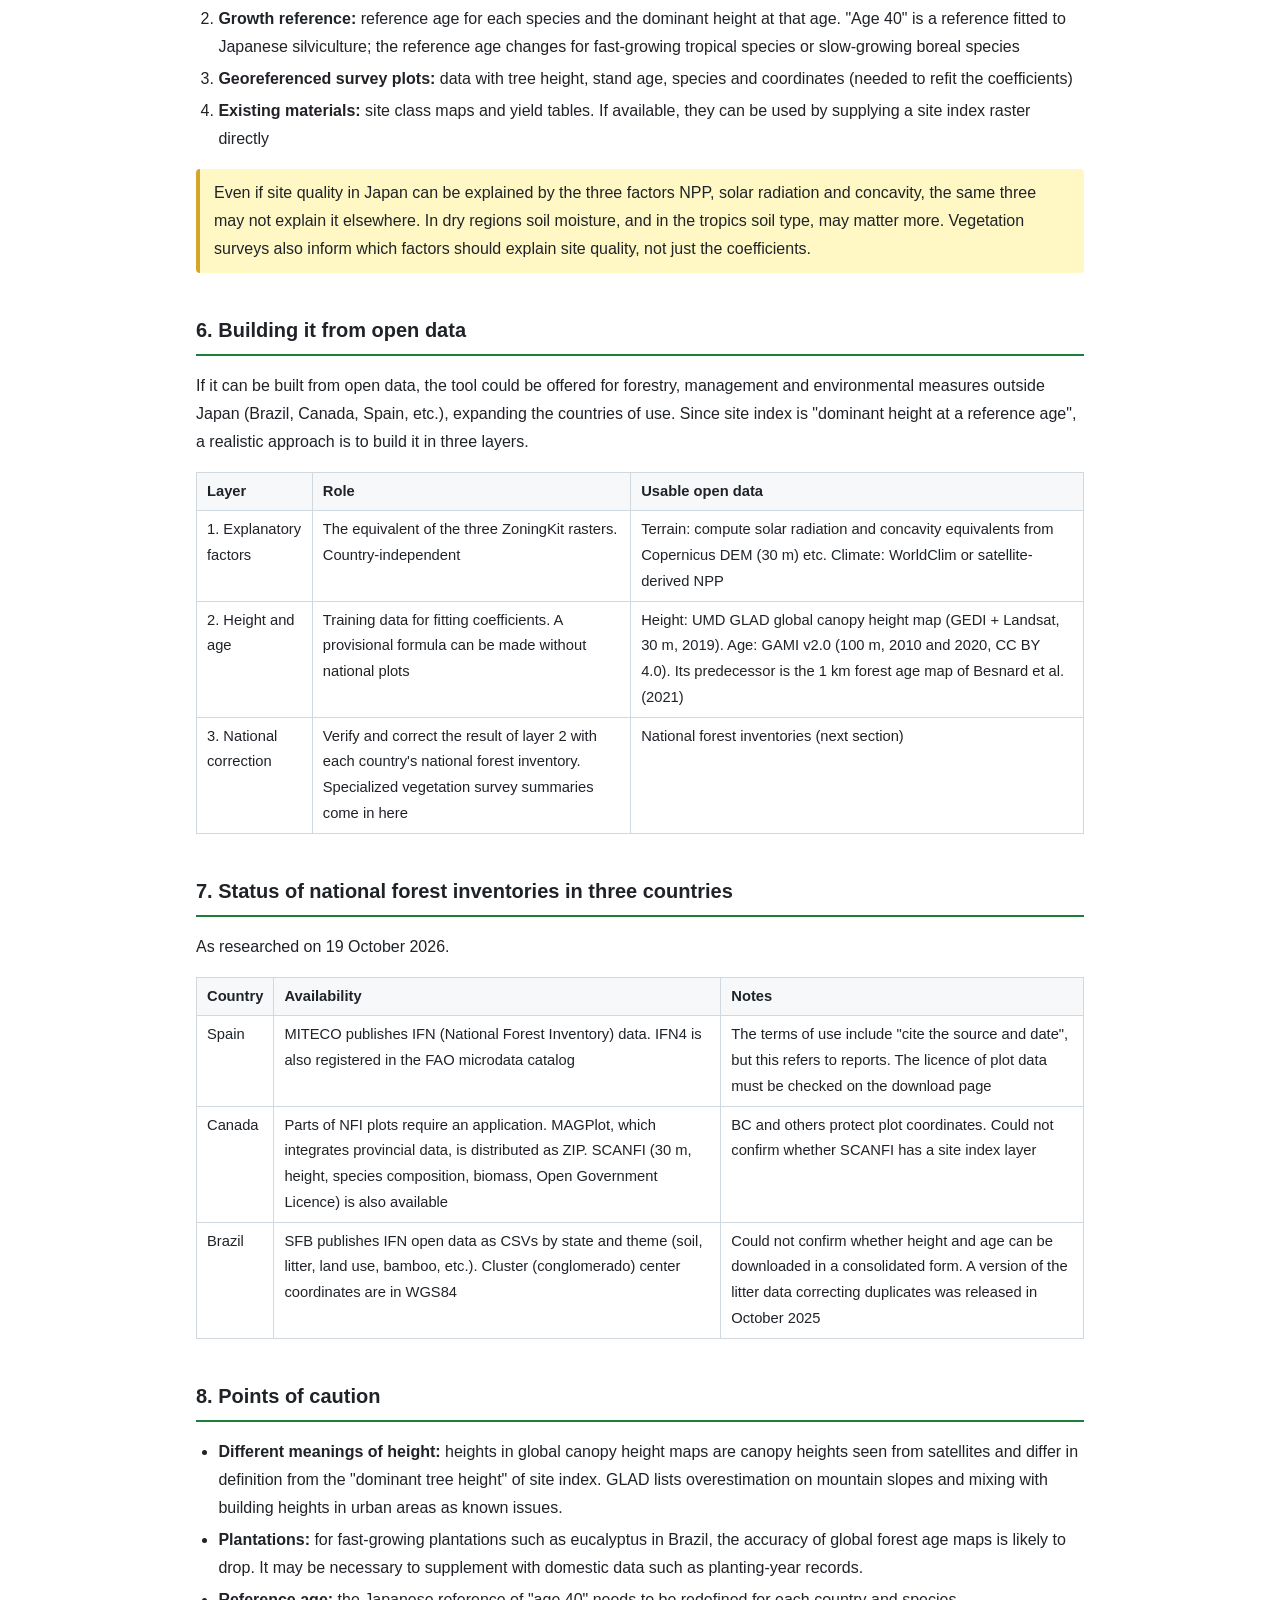
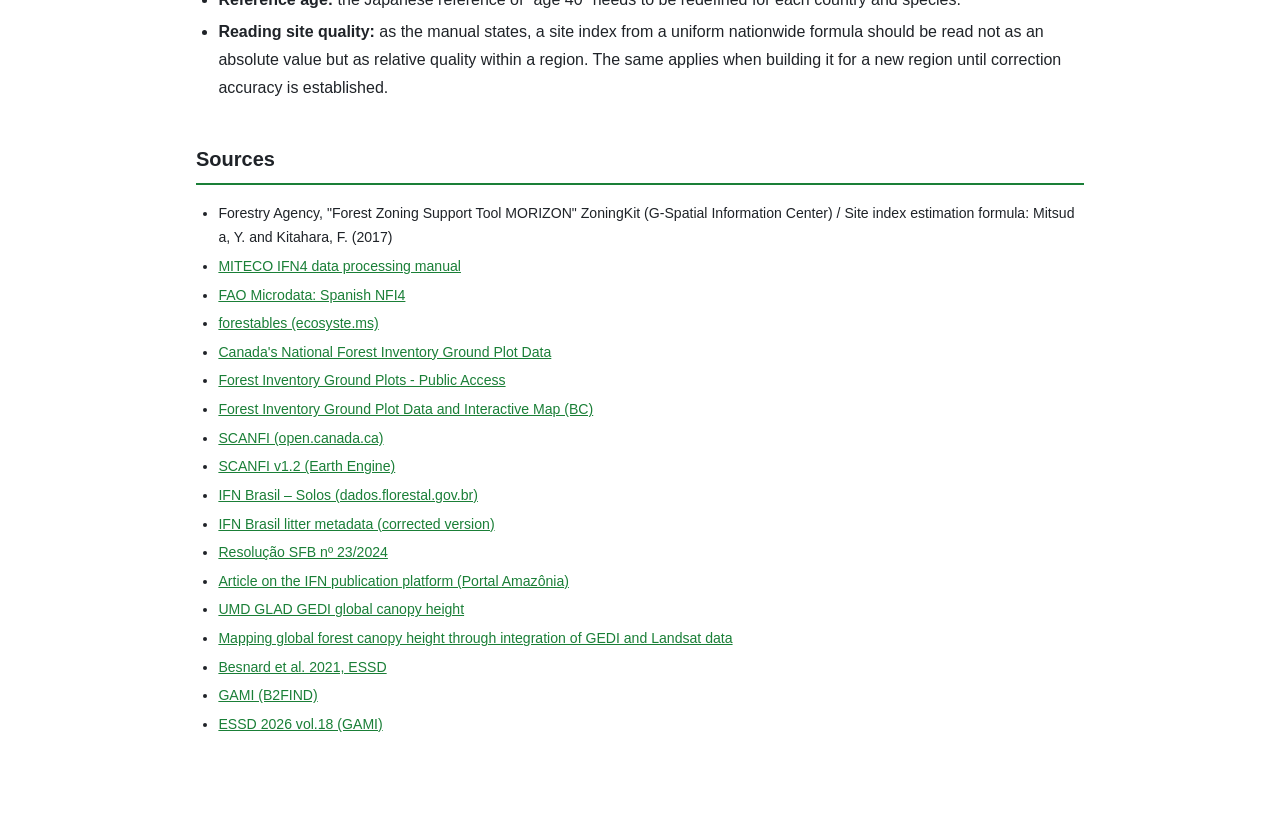
<file: overseas_research/en/zoningkit_analysis.html>
<!doctype html>
<html lang="en">
<head>
<meta charset="utf-8">
<meta name="viewport" content="width=device-width, initial-scale=1">
<title>ZoningKit Analysis and Overseas Deployment</title>
<link rel="stylesheet" href="../style.css">
</head>
<body>
<nav class="pages">
  <a href="index.html">Contents &amp; Progress</a>
  <a class="current" href="zoningkit_analysis.html">1 ZoningKit Analysis and Overseas Deployment</a>
  <a href="02_planning_and_research.html">2 Planning and Research</a>
  <a href="03_literature_sources.html">3 Where to Get the Papers</a>
  <a href="04_search_range.html">4 Search Range</a>
  <a class="lang" href="../zoningkit_analysis.html" lang="ja">日本語</a>
</nav>
<main>

<h1>ZoningKit Analysis and Overseas Deployment</h1>
<p class="meta">What is inside the ZoningKit used by MORIZON NEXT (a QGIS plugin), and what is needed to use it outside Japan ｜ 2026-10-19</p>

<h2>1. Purpose</h2>
<p>To examine the contents of the ZoningKit from the Forestry Agency's "MORIZON" that MORIZON NEXT downloads, and to sort out what is needed to make it usable for forestry, forest management and environmental measures outside Japan, such as in Brazil, Canada and Spain.</p>

<h2>2. Contents of ZoningKit</h2>
<p>Distributed by the G-Spatial Information Center (CKAN dataset <code>rinya-morizon-dateset</code>). There is one <code>ZoningKit_XX.zip</code> for each of zones I–XIII of the Japan Plane Rectangular Coordinate System (zones XIV–XIX are missing). The zone VIII ZIP (about 423 MB) contains:</p>
<div class="table-wrap">
<table>
<tr><th>Location</th><th>Content</th></tr>
<tr><td><code>DATA/SiteIndex/NPP/NPP08.tif</code></td><td>Net primary productivity (66 MB)</td></tr>
<tr><td><code>DATA/SiteIndex/SRAD/SRAD08.tif</code></td><td>Solar radiation index (269 MB)</td></tr>
<tr><td><code>DATA/SiteIndex/VTEX/VTEX08.tif</code></td><td>Topographic exposure / concavity (130 MB)</td></tr>
<tr><td>Each <code>.tfw</code> and <code>.tif.aux.xml</code></td><td>Georeferencing information and an attribute table for display colors</td></tr>
<tr><td><code>DATA/SAGYO-SYSTEM_CSV/集材作業効率の設定220113.xlsx</code></td><td>Yarding efficiency settings. The same file is included in the plugin's <code>templates/</code></td></tr>
<tr><td><code>DATA/DEM/</code>, <code>ROAD/</code>, <code>TATEMONO/</code>, <code>YOUSO/</code>, <code>ZONING/</code></td><td>Empty folders (for users to fill)</td></tr>
<tr><td><code>ゾーニングファイル構成.txt</code></td><td>Only a description of the folder structure</td></tr>
</table>
</div>
<p>The only substantive data are the three rasters NPP, SRAD and VTEX used to calculate the site index.</p>

<h3>Properties of the three rasters (zone VIII)</h3>
<div class="table-wrap">
<table>
<tr><th>Item</th><th>Content</th></tr>
<tr><td>Grid</td><td>Identical for all three. 50 m cells, 4815×8879 cells, the whole of zone VIII</td></tr>
<tr><td>Type / compression</td><td>Float64, LZW compression, NoData is NaN</td></tr>
<tr><td>CRS</td><td>EPSG:2450 (JGD2000 / Japan Plane Rectangular CS VIII)</td></tr>
<tr><td>Cells with values</td><td>About 66% (sea and outside the zone are NaN)</td></tr>
<tr><td>Created with</td><td>GRASS GIS 7.8.5 (from the file metadata)</td></tr>
<tr><td>Units</td><td>Not stated in the files</td></tr>
</table>
</div>
<div class="table-wrap">
<table>
<tr><th>Data</th><th>Meaning (from the manual)</th><th>1st percentile</th><th>Median</th><th>99th percentile</th><th>Max</th></tr>
<tr><td>NPP</td><td>Capacity for plant growth from a climatic standpoint</td><td class="num">11.4</td><td class="num">15.6</td><td class="num">17.4</td><td class="num">17.8</td></tr>
<tr><td>SRAD</td><td>Sunlight depending on slope aspect and terrain</td><td class="num">664</td><td class="num">1413</td><td class="num">1657</td><td class="num">1751</td></tr>
<tr><td>VTEX</td><td>Valley or ridge (trees tend to grow better in valleys)</td><td class="num">0</td><td class="num">44</td><td class="num">168</td><td class="num">375</td></tr>
</table>
</div>
<p>According to the manual, NPP was made from 1 km gridded climate data, and SRAD and VTEX from a 50 m elevation grid, as uniform nationwide datasets.</p>
<div class="note">The plugin code (top of <code>zoningkit_fetcher.py</code>) says "JGD2011 Plane Rectangular CS", but the actual CRS of the files is JGD2000.</div>

<h2>3. How the plugin uses them</h2>
<p>The three rasters feed into the estimation formula for the site index (height of dominant trees at age 40, in m) (<code>processes/raster_writer/siteidx.py</code>).</p>
<pre>Site index = a + (NPP − b)·c − (SRAD − d)·0.01·e − (VTEX − f)·0.01·g</pre>
<p>Default coefficients exist for each species (<code>settings_manager.py</code>). Source: Mitsuda, Y. and Kitahara, F. (2017).</p>
<div class="table-wrap">
<table>
<tr><th>Species</th><th>a</th><th>b</th><th>c</th><th>d</th><th>e</th><th>f</th><th>g</th></tr>
<tr><td>Sugi (Cryptomeria japonica)</td><td class="num">21.280</td><td class="num">15.82</td><td class="num">1.028</td><td class="num">1347.09</td><td class="num">1.001</td><td class="num">58.85</td><td class="num">1.111</td></tr>
<tr><td>Hinoki (Chamaecyparis obtusa)</td><td class="num">16.830</td><td class="num">11.05</td><td class="num">0.9688</td><td class="num">1396.0</td><td class="num">0.09319</td><td class="num">61.92</td><td class="num">0.8617</td></tr>
<tr><td>Karamatsu (Larix kaempferi)</td><td class="num">22.510</td><td class="num">11.61</td><td class="num">0.129</td><td class="num">1264.0</td><td class="num">0.2939</td><td class="num">44.3</td><td class="num">1.125</td></tr>
</table>
</div>

<h2>4. What is needed to use it in other countries</h2>
<h3>The ZoningKit part</h3>
<ol>
<li><strong>Recreate NPP, SRAD and VTEX with the same definitions.</strong> SRAD and VTEX can likely be made from any country's DEM once the calculation method is known. NPP requires climate data, and the formula used must be confirmed in Mitsuda and Kitahara (2017) or Forestry Agency documents (the method cannot be determined from these files).</li>
<li><strong>Recreate the coefficients.</strong> The coefficients were fitted to Japanese forest survey data and three Japanese species, so they cannot be used as-is for other species or climates. Either build a local site index model, or directly supply a site index raster made by another method (the manual says a "custom site index" can be specified in the input field).</li>
<li><strong>Replace the yarding efficiency settings.</strong> They are values for Japanese harvesting systems and must be replaced with local systems.</li>
</ol>
<h3>Other Japan-specific parts besides ZoningKit</h3>
<div class="table-wrap">
<table>
<tr><th>Part</th><th>Current implementation</th><th>Example replacement</th></tr>
<tr><td>CRS detection</td><td>Only Plane Rectangular zones I–XIII. Determined by looking up the prefecture with the GSI reverse geocoder</td><td>UTM, etc.</td></tr>
<tr><td>Coverage check</td><td>Stops processing as "outside coverage" where site data is missing</td><td>Match the coverage of the new site data</td></tr>
<tr><td>DEM sources</td><td>GSI (Geospatial Information Authority of Japan), VIRTUAL SHIZUOKA, Nagano Prefecture</td><td>Global DEMs such as Copernicus DEM, local LiDAR</td></tr>
<tr><td>Buildings / roads</td><td>Fundamental Geospatial Data (login required)</td><td>OpenStreetMap</td></tr>
</table>
</div>
<p>The heaviest part of overseas support is how to derive the site index, i.e., how to replace the three rasters and the Japan-specific coefficients. The rest is swapping data sources and CRS.</p>

<h2>5. Parts that require vegetation surveys</h2>
<p>NPP, SRAD and VTEX are made from climate and terrain, so they can be made without vegetation surveys. Specialized vegetation surveys are needed for the coefficients and species. The Japanese coefficients were obtained by fitting forest survey measurements (tree height and stand age) to the three data layers for each species.</p>
<p>What a survey summary needs to provide:</p>
<ol>
<li><strong>Target species:</strong> species targeted for planting and management in the region (equivalents of Japan's sugi, hinoki and karamatsu)</li>
<li><strong>Growth reference:</strong> reference age for each species and the dominant height at that age. "Age 40" is a reference fitted to Japanese silviculture; the reference age changes for fast-growing tropical species or slow-growing boreal species</li>
<li><strong>Georeferenced survey plots:</strong> data with tree height, stand age, species and coordinates (needed to refit the coefficients)</li>
<li><strong>Existing materials:</strong> site class maps and yield tables. If available, they can be used by supplying a site index raster directly</li>
</ol>
<div class="note">Even if site quality in Japan can be explained by the three factors NPP, solar radiation and concavity, the same three may not explain it elsewhere. In dry regions soil moisture, and in the tropics soil type, may matter more. Vegetation surveys also inform which factors should explain site quality, not just the coefficients.</div>

<h2>6. Building it from open data</h2>
<p>If it can be built from open data, the tool could be offered for forestry, management and environmental measures outside Japan (Brazil, Canada, Spain, etc.), expanding the countries of use. Since site index is "dominant height at a reference age", a realistic approach is to build it in three layers.</p>
<div class="table-wrap">
<table>
<tr><th>Layer</th><th>Role</th><th>Usable open data</th></tr>
<tr><td>1. Explanatory factors</td><td>The equivalent of the three ZoningKit rasters. Country-independent</td><td>Terrain: compute solar radiation and concavity equivalents from Copernicus DEM (30 m) etc. Climate: WorldClim or satellite-derived NPP</td></tr>
<tr><td>2. Height and age</td><td>Training data for fitting coefficients. A provisional formula can be made without national plots</td><td>Height: UMD GLAD global canopy height map (GEDI + Landsat, 30 m, 2019). Age: GAMI v2.0 (100 m, 2010 and 2020, CC BY 4.0). Its predecessor is the 1 km forest age map of Besnard et al. (2021)</td></tr>
<tr><td>3. National correction</td><td>Verify and correct the result of layer 2 with each country's national forest inventory. Specialized vegetation survey summaries come in here</td><td>National forest inventories (next section)</td></tr>
</table>
</div>

<h2>7. Status of national forest inventories in three countries</h2>
<p>As researched on 19 October 2026.</p>
<div class="table-wrap">
<table>
<tr><th>Country</th><th>Availability</th><th>Notes</th></tr>
<tr><td>Spain</td><td>MITECO publishes IFN (National Forest Inventory) data. IFN4 is also registered in the FAO microdata catalog</td><td>The terms of use include "cite the source and date", but this refers to reports. The licence of plot data must be checked on the download page</td></tr>
<tr><td>Canada</td><td>Parts of NFI plots require an application. MAGPlot, which integrates provincial data, is distributed as ZIP. SCANFI (30 m, height, species composition, biomass, Open Government Licence) is also available</td><td>BC and others protect plot coordinates. Could not confirm whether SCANFI has a site index layer</td></tr>
<tr><td>Brazil</td><td>SFB publishes IFN open data as CSVs by state and theme (soil, litter, land use, bamboo, etc.). Cluster (conglomerado) center coordinates are in WGS84</td><td>Could not confirm whether height and age can be downloaded in a consolidated form. A version of the litter data correcting duplicates was released in October 2025</td></tr>
</table>
</div>

<h2>8. Points of caution</h2>
<ul>
<li><strong>Different meanings of height:</strong> heights in global canopy height maps are canopy heights seen from satellites and differ in definition from the "dominant tree height" of site index. GLAD lists overestimation on mountain slopes and mixing with building heights in urban areas as known issues.</li>
<li><strong>Plantations:</strong> for fast-growing plantations such as eucalyptus in Brazil, the accuracy of global forest age maps is likely to drop. It may be necessary to supplement with domestic data such as planting-year records.</li>
<li><strong>Reference age:</strong> the Japanese reference of "age 40" needs to be redefined for each country and species.</li>
<li><strong>Reading site quality:</strong> as the manual states, a site index from a uniform nationwide formula should be read not as an absolute value but as relative quality within a region. The same applies when building it for a new region until correction accuracy is established.</li>
</ul>

<h2>Sources</h2>
<ul class="sources">
<li>Forestry Agency, "Forest Zoning Support Tool MORIZON" ZoningKit (G-Spatial Information Center) / Site index estimation formula: Mitsuda, Y. and Kitahara, F. (2017)</li>
<li><a href="https://www.miteco.gob.es/content/dam/miteco/es/biodiversidad/temas/inventarios-nacionales/2.MANUAL_PROCESO_DATOS_IFN4.pdf">MITECO IFN4 data processing manual</a></li>
<li><a href="https://microdata.fao.org/index.php/catalog/3015/pdf-documentation">FAO Microdata: Spanish NFI4</a></li>
<li><a href="https://ost.ecosyste.ms/projects/296660">forestables (ecosyste.ms)</a></li>
<li><a href="https://open.canada.ca/data/en/dataset/35c3556c-e48d-41a7-ac50-652257b0a8e8">Canada's National Forest Inventory Ground Plot Data</a></li>
<li><a href="https://open.canada.ca/data/dataset/6d6d115f-4cc2-4141-909e-3344b3a72bcf">Forest Inventory Ground Plots - Public Access</a></li>
<li><a href="https://open.canada.ca/data/dataset/824e684b-4114-4a05-a490-aa56332b57f4">Forest Inventory Ground Plot Data and Interactive Map (BC)</a></li>
<li><a href="https://open.canada.ca/data/en/dataset/18e6a919-53fd-41ce-b4e2-44a9707c52dc">SCANFI (open.canada.ca)</a></li>
<li><a href="https://developers.google.com/earth-engine/datasets/catalog/projects_gcpm041u-lemur_assets_scanfi_v12_SCANFI_v1_2">SCANFI v1.2 (Earth Engine)</a></li>
<li><a href="https://dados.florestal.gov.br/dataset/solos_ifn">IFN Brasil – Solos (dados.florestal.gov.br)</a></li>
<li><a href="https://dados.florestal.gov.br/dataset/97ab0c26-c5c7-421c-8fb7-e4dab47d35ea/resource/73b79435-4759-49ca-86b0-2682e5ccb1d1/download/metadados_ifn_serapilheira_disp-set2025_retificado.pdf">IFN Brasil litter metadata (corrected version)</a></li>
<li><a href="https://www.lex.com.br/resolucao-sfb-no-23-de-20-de-maio-de-2024/">Resolução SFB nº 23/2024</a></li>
<li><a href="https://portalamazonia.com/inovacao-e-tecnologia/dados-amazonia-plataforma-digital/">Article on the IFN publication platform (Portal Amazônia)</a></li>
<li><a href="https://glad.geog.umd.edu/dataset/gedi">UMD GLAD GEDI global canopy height</a></li>
<li><a href="https://open.fsc.org/entities/publication/9e8b967e-c02a-4469-ba9b-61253d975916">Mapping global forest canopy height through integration of GEDI and Landsat data</a></li>
<li><a href="https://essd.copernicus.org/articles/13/4881/2021/essd-13-4881-2021-assets.html">Besnard et al. 2021, ESSD</a></li>
<li><a href="https://b2find.eudat.eu/dataset/0db4be79-c557-597b-a5f4-a441c7750335">GAMI (B2FIND)</a></li>
<li><a href="https://essd.copernicus.org/articles/18/6225/2026/">ESSD 2026 vol.18 (GAMI)</a></li>
</ul>

</main>
</body>
</html>
</file>
<file: overseas_research/style.css>
:root {
  --bg: #ffffff;
  --fg: #1f2328;
  --muted: #59636e;
  --line: #d1d9e0;
  --head: #f6f8fa;
  --accent: #1a7f37;
  --code: #eff2f5;
  --note: #fff8c5;
  --done: #dafbe1;
  --part: #fff8c5;
  --todo: #eff2f5;
}
@media (prefers-color-scheme: dark) {
  :root:not([data-theme="light"]) {
    --bg: #0d1117;
    --fg: #e6edf3;
    --muted: #9198a1;
    --line: #3d444d;
    --head: #151b23;
    --accent: #3fb950;
    --code: #1f242c;
    --note: #2e2a16;
    --done: #12261e;
    --part: #2e2a16;
    --todo: #1f242c;
  }
}
:root[data-theme="dark"] {
  --bg: #0d1117;
  --fg: #e6edf3;
  --muted: #9198a1;
  --line: #3d444d;
  --head: #151b23;
  --accent: #3fb950;
  --code: #1f242c;
  --note: #2e2a16;
  --done: #12261e;
  --part: #2e2a16;
  --todo: #1f242c;
}
* { box-sizing: border-box; }
body {
  margin: 0;
  background: var(--bg);
  color: var(--fg);
  font-family: "Hiragino Sans", "Yu Gothic UI", "Meiryo", "Noto Sans JP", sans-serif;
  line-height: 1.75;
  font-size: 16px;
}
main { max-width: 920px; margin: 0 auto; padding: 24px 16px 64px; }
nav.pages { max-width: 920px; margin: 0 auto; padding: 12px 16px 0; font-size: 0.88rem; }
nav.pages a { margin-right: 12px; white-space: nowrap; }
nav.pages a.current { font-weight: bold; color: var(--fg); text-decoration: none; }
nav.pages a.lang { display: block; width: fit-content; margin: 4px 0 0 auto; }
h1 { font-size: 1.6rem; margin: 0 0 4px; }
h2 { font-size: 1.25rem; margin: 40px 0 12px; padding-bottom: 6px; border-bottom: 2px solid var(--accent); }
h3 { font-size: 1.05rem; margin: 24px 0 8px; }
.meta { color: var(--muted); font-size: 0.9rem; margin: 0 0 24px; }
.table-wrap { overflow-x: auto; margin: 12px 0; }
table { border-collapse: collapse; width: 100%; font-size: 0.92rem; }
th, td { border: 1px solid var(--line); padding: 6px 10px; text-align: left; vertical-align: top; }
th { background: var(--head); white-space: nowrap; }
td.num { text-align: right; font-variant-numeric: tabular-nums; white-space: nowrap; }
code { background: var(--code); padding: 1px 5px; border-radius: 4px; font-size: 0.88em; word-break: break-all; }
pre { background: var(--code); padding: 12px 14px; border-radius: 6px; overflow-x: auto; font-size: 0.9rem; }
.note { background: var(--note); border-left: 4px solid #d4a72c; padding: 10px 14px; border-radius: 4px; margin: 12px 0; }
.status { display: inline-block; padding: 0 8px; border-radius: 10px; font-size: 0.85rem; white-space: nowrap; }
.status.done { background: var(--done); }
.status.part { background: var(--part); }
.status.todo { background: var(--todo); }
ol, ul { padding-left: 1.4em; }
li { margin: 4px 0; }
.sources li { font-size: 0.88rem; word-break: break-all; }
a { color: var(--accent); }
</file>
